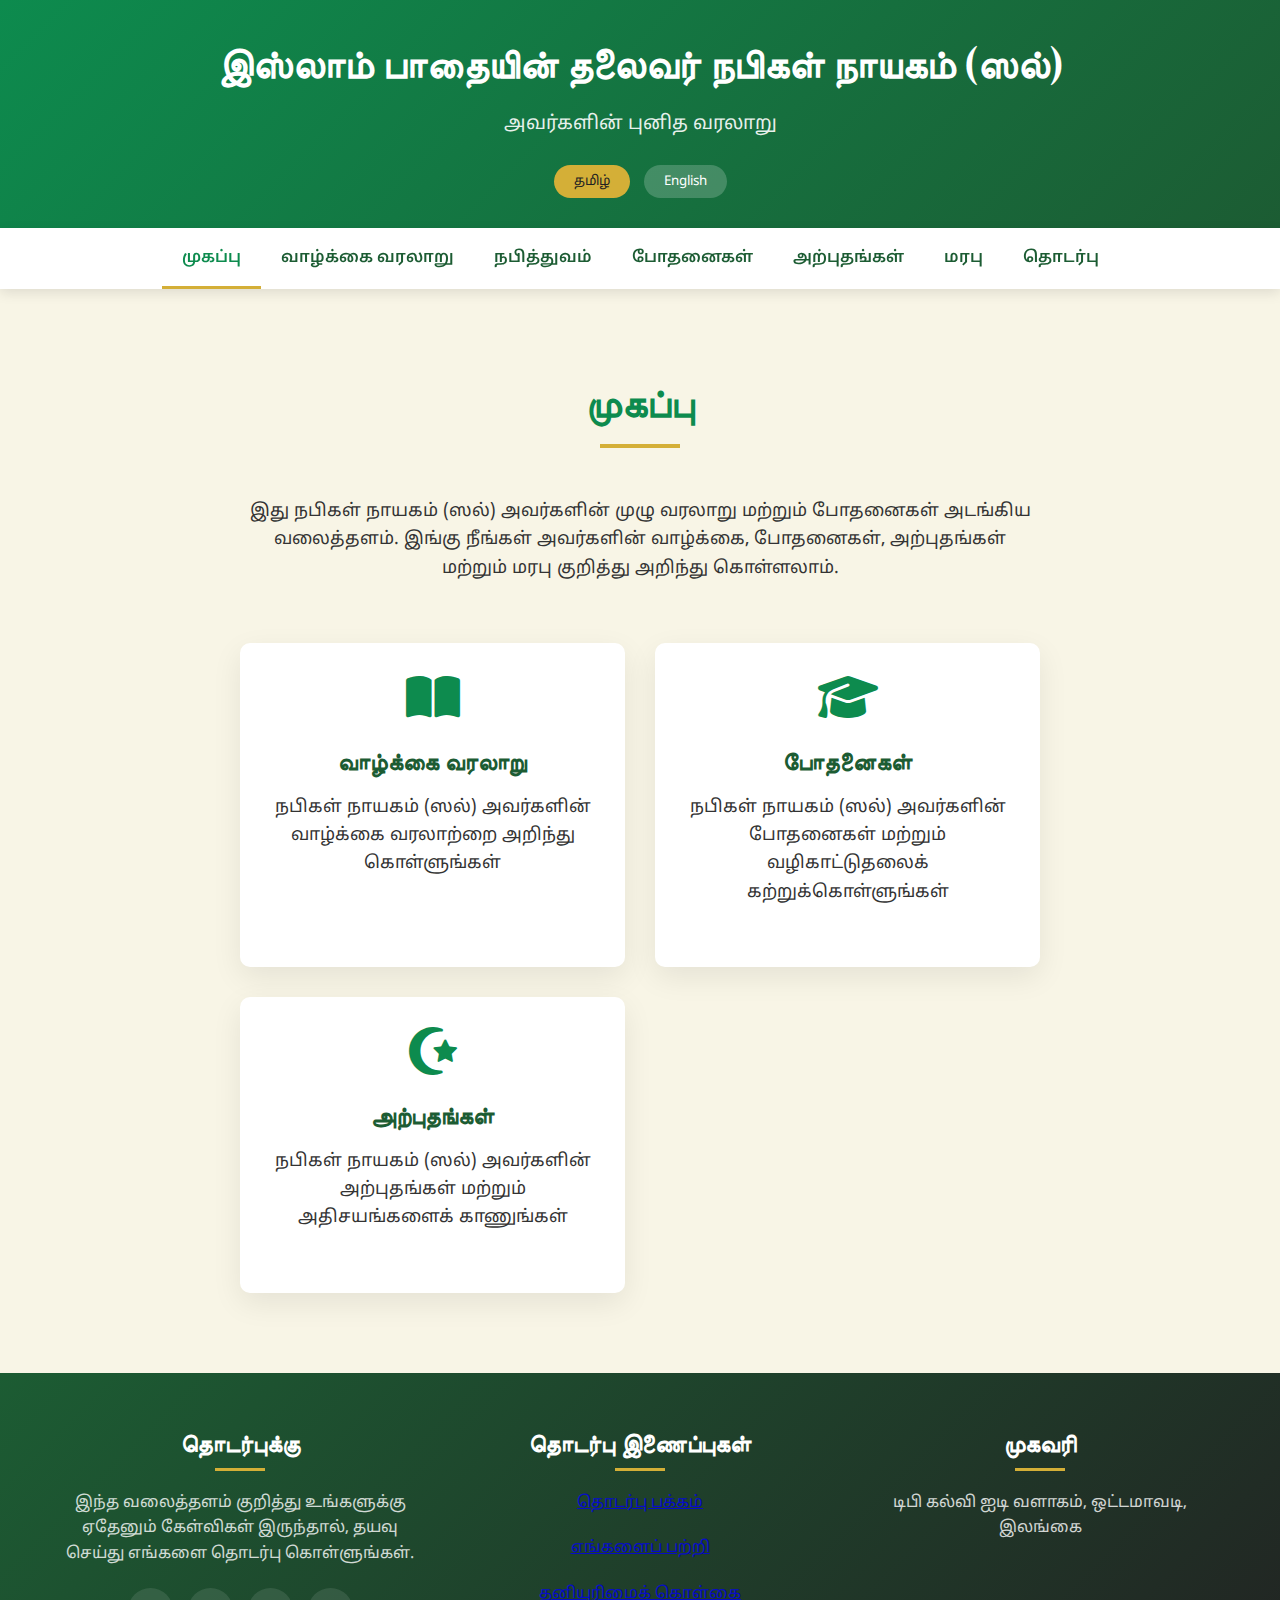
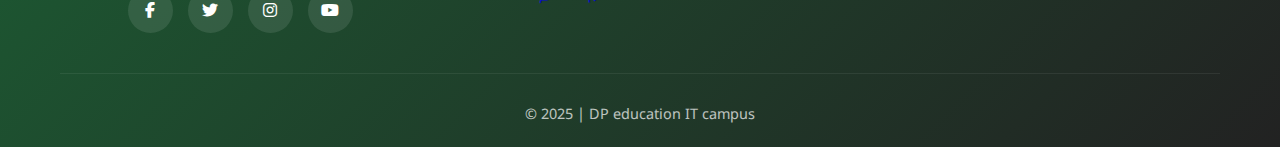
<file: index.html>
<!DOCTYPE html>
<html lang="ta">
<head>
  <meta charset="UTF-8">
  <meta name="viewport" content="width=device-width, initial-scale=1.0">
  <title>Home – Prophet Muhammad (ﷺ)</title>
  <link rel="stylesheet" href="https://cdnjs.cloudflare.com/ajax/libs/font-awesome/6.4.0/css/all.min.css">
  <link href="https://fonts.googleapis.com/css2?family=Noto+Sans+Tamil:wght@400;600;700&family=Playfair+Display:wght@400;600;700&display=swap" rel="stylesheet">
  <style>
    :root {
      --primary: #0d8b4e;
      --secondary: #1c5c33;
      --accent: #d4af37;
      --light: #f8f5e6;
      --dark: #222;
      --text: #333;
      --transition: all 0.3s ease;
    }
    
    * {
      margin: 0;
      padding: 0;
      box-sizing: border-box;
    }
    
    body {
      font-family: 'Noto Sans Tamil', sans-serif;
      background-color: var(--light);
      color: var(--text);
      line-height: 1.6;
    }
    
    h1, h2, h3, h4 {
      font-family: 'Playfair Display', serif;
      font-weight: 700;
      color: var(--secondary);
    }
    
    .container {
      max-width: 1200px;
      margin: 0 auto;
      padding: 0 20px;
    }
    
    /* Header Styles */
    header {
      background: linear-gradient(135deg, var(--primary) 0%, var(--secondary) 100%);
      color: white;
      padding: 30px 0;
      text-align: center;
      position: relative;
      overflow: hidden;
    }
    
    header::before {
      content: '';
      position: absolute;
      top: 0;
      left: 0;
      width: 100%;
      height: 100%;
      background: url('https://www.transparenttextures.com/patterns/arabesque.png');
      opacity: 0.1;
    }
    
    .header-content {
      position: relative;
      z-index: 2;
    }
    
    header h1 {
      font-size: 2.5rem;
      margin-bottom: 15px;
      color: white;
    }
    
    header p {
      font-size: 1.2rem;
      opacity: 0.9;
      margin-bottom: 25px;
    }
    
    .lang-toggle {
      background: rgba(255, 255, 255, 0.2);
      border: none;
      color: white;
      padding: 8px 20px;
      border-radius: 30px;
      margin: 0 5px;
      cursor: pointer;
      transition: var(--transition);
      font-family: inherit;
    }
    
    .lang-toggle:hover {
      background: var(--accent);
      color: var(--dark);
    }
    
    .lang-toggle.active {
      background: var(--accent);
      color: var(--dark);
    }
    
    /* Navigation */
    nav {
      background: white;
      box-shadow: 0 4px 12px rgba(0, 0, 0, 0.1);
      position: sticky;
      top: 0;
      z-index: 100;
    }
    
    .nav-container {
      display: flex;
      justify-content: center;
    }
    
    nav a {
      color: var(--secondary);
      text-decoration: none;
      padding: 18px 20px;
      display: inline-block;
      transition: var(--transition);
      position: relative;
      font-weight: 600;
    }
    
    nav a::after {
      content: '';
      position: absolute;
      bottom: 0;
      left: 0;
      width: 0;
      height: 3px;
      background-color: var(--accent);
      transition: var(--transition);
    }
    
    nav a:hover::after,
    nav a.active::after {
      width: 100%;
    }
    
    nav a:hover {
      color: var(--primary);
    }
    
    nav a.active {
      color: var(--primary);
    }
    
    /* Content Section */
    section {
      padding: 80px 0;
    }
    
    .section-title {
      text-align: center;
      margin-bottom: 50px;
    }
    
    .section-title h2 {
      font-size: 2.5rem;
      color: var(--primary);
      position: relative;
      display: inline-block;
      padding-bottom: 15px;
    }
    
    .section-title h2::after {
      content: '';
      position: absolute;
      bottom: 0;
      left: 50%;
      transform: translateX(-50%);
      width: 80px;
      height: 4px;
      background-color: var(--accent);
    }
    
    .welcome-content {
      text-align: center;
      max-width: 800px;
      margin: 0 auto;
    }
    
    .welcome-content p {
      font-size: 1.1rem;
      margin-bottom: 30px;
    }
    
    .features {
      display: grid;
      grid-template-columns: repeat(auto-fit, minmax(300px, 1fr));
      gap: 30px;
      margin-top: 60px;
    }
    
    .feature-card {
      background: white;
      border-radius: 10px;
      padding: 30px;
      box-shadow: 0 10px 30px rgba(0, 0, 0, 0.08);
      transition: var(--transition);
      text-align: center;
    }
    
    .feature-card:hover {
      transform: translateY(-10px);
      box-shadow: 0 15px 40px rgba(0, 0, 0, 0.12);
    }
    
    .feature-card i {
      font-size: 3rem;
      color: var(--primary);
      margin-bottom: 20px;
    }
    
    .feature-card h3 {
      font-size: 1.5rem;
      margin-bottom: 15px;
    }
    
    /* Footer */
    footer {
      background: linear-gradient(135deg, var(--secondary) 0%, var(--dark) 100%);
      color: white;
      padding: 50px 0 20px;
      text-align: center;
    }
    
    .footer-content {
      display: grid;
      grid-template-columns: repeat(auto-fit, minmax(250px, 1fr));
      gap: 40px;
      margin-bottom: 40px;
    }
    
    .footer-column h3 {
      font-size: 1.5rem;
      margin-bottom: 20px;
      color: white;
      position: relative;
      padding-bottom: 10px;
    }
    
    .footer-column h3::after {
      content: '';
      position: absolute;
      bottom: 0;
      left: 50%;
      transform: translateX(-50%);
      width: 50px;
      height: 3px;
      background-color: var(--accent);
    }
    
    .footer-column p {
      opacity: 0.8;
      margin-bottom: 20px;
    }
    
    .social-links {
      display: flex;
      justify-content: center;
      gap: 15px;
      margin-top: 20px;
    }
    
    .social-links a {
      display: inline-flex;
      align-items: center;
      justify-content: center;
      width: 45px;
      height: 45px;
      background: rgba(255, 255, 255, 0.1);
      border-radius: 50%;
      color: white;
      text-decoration: none;
      transition: var(--transition);
    }
    
    .social-links a:hover {
      background: var(--accent);
      transform: translateY(-5px);
    }
    
    .copyright {
      padding-top: 30px;
      border-top: 1px solid rgba(255, 255, 255, 0.1);
      opacity: 0.7;
      font-size: 0.9rem;
    }
    
    /* Responsive Design */
    @media (max-width: 768px) {
      header h1 {
        font-size: 2rem;
      }
      
      .nav-container {
        flex-wrap: wrap;
      }
      
      nav a {
        padding: 15px;
        font-size: 0.9rem;
      }
      
      .section-title h2 {
        font-size: 2rem;
      }
      
      .features {
        grid-template-columns: 1fr;
      }
    }
  </style>
</head>
<body>

  <!-- Header -->
  <header>
    <div class="container header-content">
      <h1 data-ta="இஸ்லாம் பாதையின் தலைவர் நபிகள் நாயகம் (ஸல்)" 
          data-en="The Leader of Islam – Prophet Muhammad (ﷺ)">இஸ்லாம் பாதையின் தலைவர் நபிகள் நாயகம் (ஸல்)</h1>
      <p data-ta="அவர்களின் புனித வரலாறு" data-en="His Blessed History">அவர்களின் புனித வரலாறு</p>
      <div class="language-switcher">
        <button class="lang-toggle active" onclick="switchLang('ta')">தமிழ்</button>
        <button class="lang-toggle" onclick="switchLang('en')">English</button>
      </div>
    </div>
  </header>

  <!-- Navigation -->
  <nav>
    <div class="container nav-container">
      <a href="index.html" class="active" data-ta="முகப்பு" data-en="Home">முகப்பு</a>
      <a href="early-life.html" data-ta="வாழ்க்கை வரலாறு" data-en="Early Life">வாழ்க்கை வரலாறு</a>
      <a href="prophethood.html" data-ta="நபித்துவம்" data-en="Prophethood">நபித்துவம்</a>
      <a href="teachings.html" data-ta="போதனைகள்" data-en="Teachings">போதனைகள்</a>
      <a href="miracles.html" data-ta="அற்புதங்கள்" data-en="Miracles">அற்புதங்கள்</a>
      <a href="legacy.html" data-ta="மரபு" data-en="Legacy">மரபு</a>
      <a href="contact.html" data-ta="தொடர்பு" data-en="Contact">தொடர்பு</a>
    </div>
  </nav>

  <!-- Content Section -->
  <section>
    <div class="container">
      <div class="section-title">
        <h2 data-ta="முகப்பு" data-en="Home">முகப்பு</h2>
      </div>
      
      <div class="welcome-content">
        <p data-ta="இது நபிகள் நாயகம் (ஸல்) அவர்களின் முழு வரலாறு மற்றும் போதனைகள் அடங்கிய வலைத்தளம். இங்கு நீங்கள் அவர்களின் வாழ்க்கை, போதனைகள், அற்புதங்கள் மற்றும் மரபு குறித்து அறிந்து கொள்ளலாம்."
           data-en="This website contains the complete history and teachings of Prophet Muhammad (ﷺ). Here you can learn about his life, teachings, miracles, and legacy.">
           இது நபிகள் நாயகம் (ஸல்) அவர்களின் முழு வரலாறு மற்றும் போதனைகள் அடங்கிய வலைத்தளம். இங்கு நீங்கள் அவர்களின் வாழ்க்கை, போதனைகள், அற்புதங்கள் மற்றும் மரபு குறித்து அறிந்து கொள்ளலாம்.
        </p>
        
        <div class="features">
          <div class="feature-card">
            <i class="fas fa-book-open"></i>
            <h3 data-ta="வாழ்க்கை வரலாறு" data-en="Biography">வாழ்க்கை வரலாறு</h3>
            <p data-ta="நபிகள் நாயகம் (ஸல்) அவர்களின் வாழ்க்கை வரலாற்றை அறிந்து கொள்ளுங்கள்"
               data-en="Learn about the life history of Prophet Muhammad (ﷺ)">
               நபிகள் நாயகம் (ஸல்) அவர்களின் வாழ்க்கை வரலாற்றை அறிந்து கொள்ளுங்கள்
            </p>
          </div>
          
          <div class="feature-card">
            <i class="fas fa-graduation-cap"></i>
            <h3 data-ta="போதனைகள்" data-en="Teachings">போதனைகள்</h3>
            <p data-ta="நபிகள் நாயகம் (ஸல்) அவர்களின் போதனைகள் மற்றும் வழிகாட்டுதலைக் கற்றுக்கொள்ளுங்கள்"
               data-en="Learn the teachings and guidance of Prophet Muhammad (ﷺ)">
               நபிகள் நாயகம் (ஸல்) அவர்களின் போதனைகள் மற்றும் வழிகாட்டுதலைக் கற்றுக்கொள்ளுங்கள்
            </p>
          </div>
          
          <div class="feature-card">
            <i class="fas fa-star-and-crescent"></i>
            <h3 data-ta="அற்புதங்கள்" data-en="Miracles">அற்புதங்கள்</h3>
            <p data-ta="நபிகள் நாயகம் (ஸல்) அவர்களின் அற்புதங்கள் மற்றும் அதிசயங்களைக் காணுங்கள்"
               data-en="Discover the miracles and wonders of Prophet Muhammad (ﷺ)">
               நபிகள் நாயகம் (ஸல்) அவர்களின் அற்புதங்கள் மற்றும் அதிசயங்களைக் காணுங்கள்
            </p>
          </div>
        </div>
      </div>
    </div>
  </section>

  <!-- Footer -->
  <footer>
    <div class="container">
      <div class="footer-content">
        <div class="footer-column">
          <h3 data-ta="தொடர்புக்கு" data-en="Contact Us">தொடர்புக்கு</h3>
          <p data-ta="இந்த வலைத்தளம் குறித்து உங்களுக்கு ஏதேனும் கேள்விகள் இருந்தால், தயவு செய்து எங்களை தொடர்பு கொள்ளுங்கள்."
             data-en="If you have any questions about this website, please feel free to contact us.">
             இந்த வலைத்தளம் குறித்து உங்களுக்கு ஏதேனும் கேள்விகள் இருந்தால், தயவு செய்து எங்களை தொடர்பு கொள்ளுங்கள்.
          </p>
          <div class="social-links">
            <a href="#"><i class="fab fa-facebook-f"></i></a>
            <a href="#"><i class="fab fa-twitter"></i></a>
            <a href="#"><i class="fab fa-instagram"></i></a>
            <a href="#"><i class="fab fa-youtube"></i></a>
          </div>
        </div>
        
        <div class="footer-column">
          <h3 data-ta="தொடர்பு இணைப்புகள்" data-en="Quick Links">தொடர்பு இணைப்புகள்</h3>
          <p><a href="contact.html" data-ta="தொடர்பு பக்கம்" data-en="Contact Page">தொடர்பு பக்கம்</a></p>
          <p><a href="about.html" data-ta="எங்களைப் பற்றி" data-en="About Us">எங்களைப் பற்றி</a></p>
          <p><a href="privacy.html" data-ta="தனியுரிமைக் கொள்கை" data-en="Privacy Policy">தனியுரிமைக் கொள்கை</a></p>
        </div>
        
        <div class="footer-column">
          <h3 data-ta="முகவரி" data-en="Address">முகவரி</h3>
          <p data-ta="டிபி கல்வி ஐடி வளாகம், ஒட்டமாவடி, இலங்கை"
             data-en="DP education IT campus ,Oddamavadi , Sri lanka">
             டிபி கல்வி ஐடி வளாகம், ஒட்டமாவடி, இலங்கை
          </p>
        </div>
      </div>
      
      <div class="copyright">
        <p>© 2025 | DP education IT campus</p>
      </div>
    </div>
  </footer>

  <script>
    // Language switching functionality
    function switchLang(lang) {
      document.querySelectorAll('[data-ta], [data-en]').forEach(element => {
        if (element.getAttribute('data-' + lang)) {
          element.textContent = element.getAttribute('data-' + lang);
        }
      });
      
      // Update active button state
      document.querySelectorAll('.lang-toggle').forEach(button => {
        button.classList.remove('active');
      });
      document.querySelector(`.lang-toggle[onclick="switchLang('${lang}')"]`).classList.add('active');
      
      // Update page title based on language
      if (lang === 'ta') {
        document.title = 'முகப்பு – நபிகள் நாயகம் (ﷺ)';
      } else {
        document.title = 'Home – Prophet Muhammad (ﷺ)';
      }
    }
    
    // Set Tamil as default language
    document.addEventListener('DOMContentLoaded', function() {
      switchLang('ta');
    });
  </script>
</body>
</html>
</file>
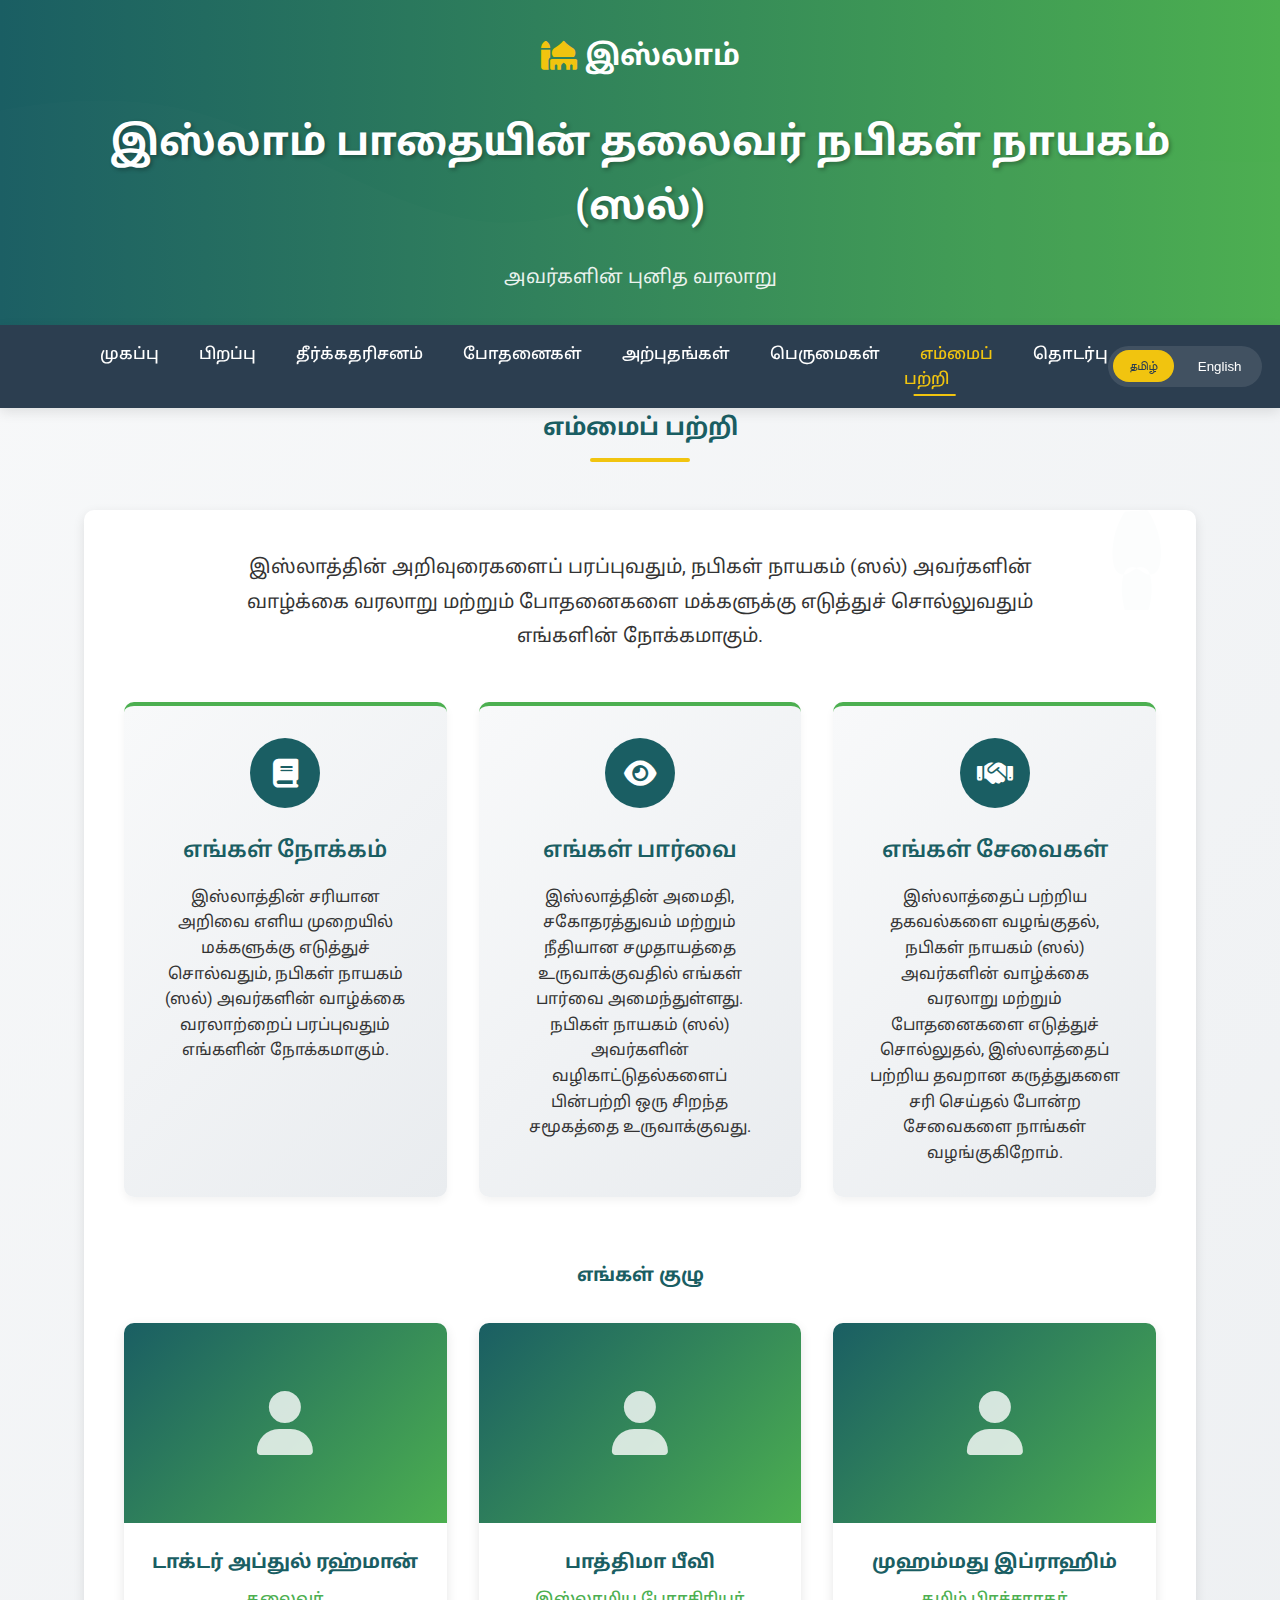
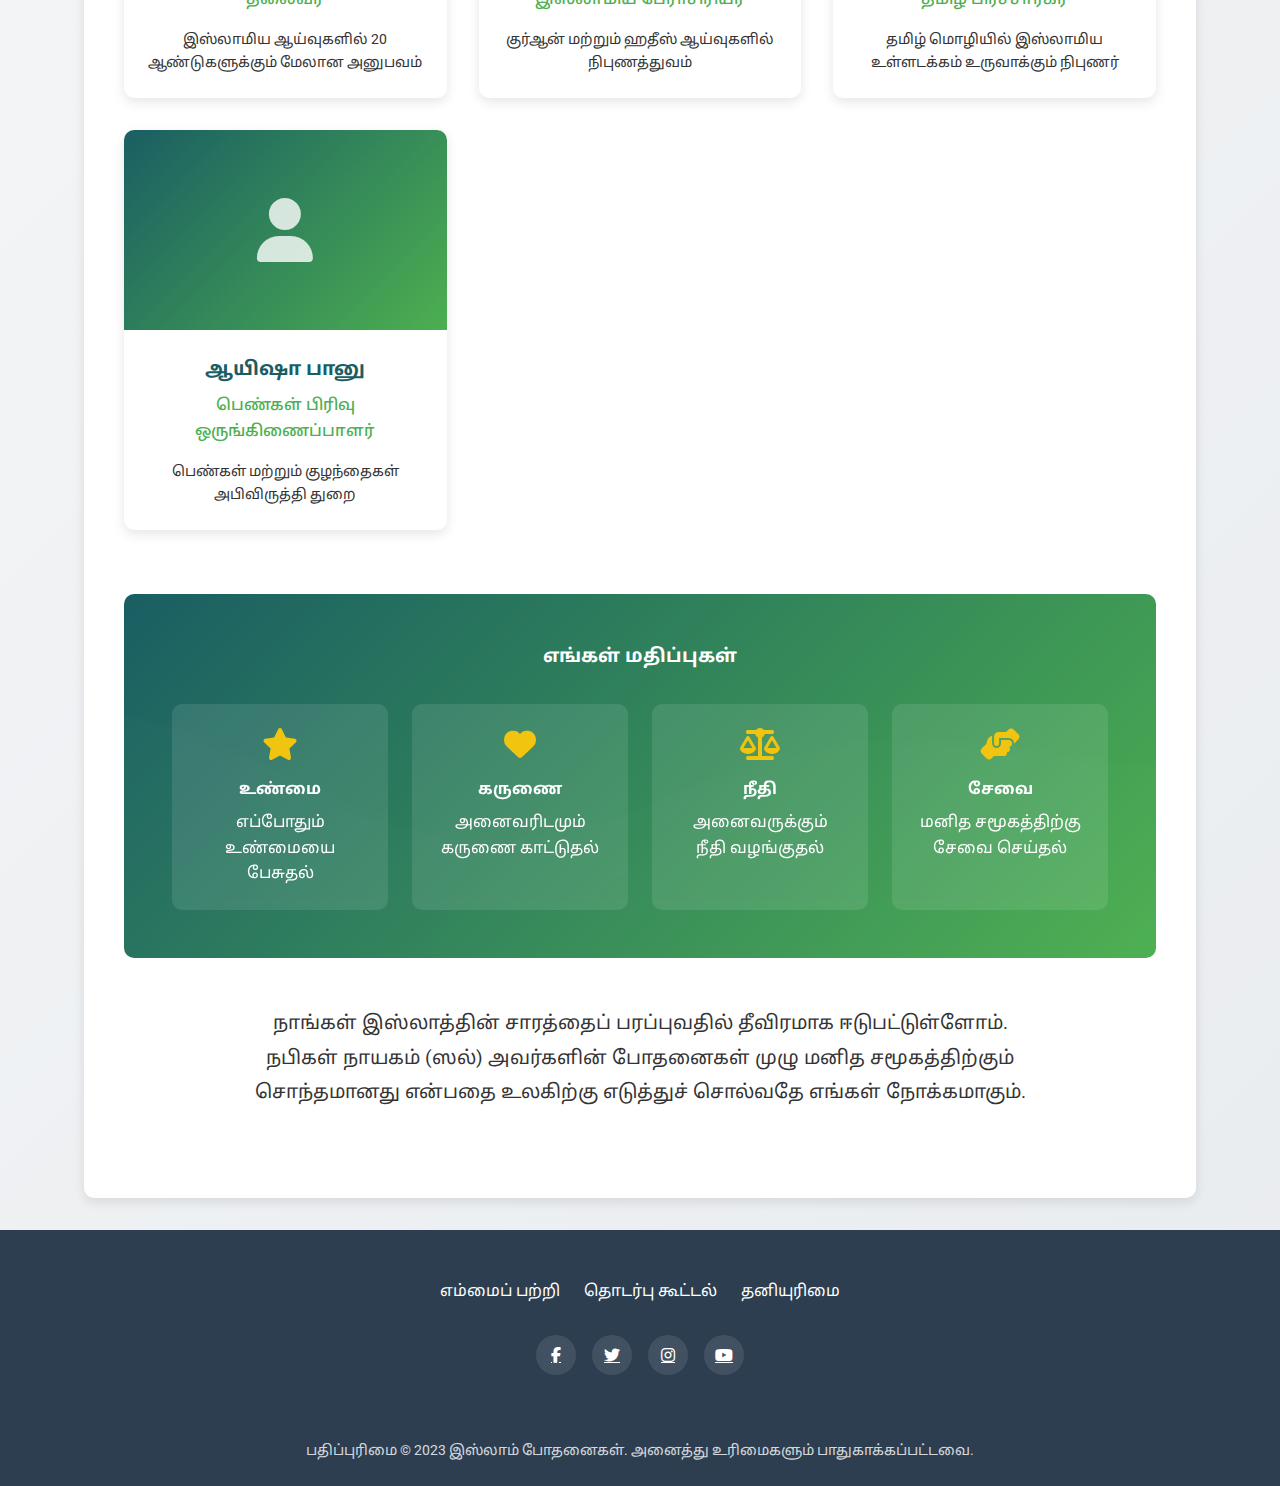
<file: about.html>
<!DOCTYPE html>
<html lang="ta">
<head>
    <meta charset="UTF-8">
    <meta name="viewport" content="width=device-width, initial-scale=1.0">
    <title>எம்மைப் பற்றி - About Us | இஸ்லாம்</title>
    <link rel="stylesheet" href="https://cdnjs.cloudflare.com/ajax/libs/font-awesome/6.4.0/css/all.min.css">
    <link href="https://fonts.googleapis.com/css2?family=Noto+Sans+Tamil:wght@400;600;700&family=Roboto:wght@300;400;500&display=swap" rel="stylesheet">
    <style>
        :root {
            --primary-color: #1a5e63;
            --secondary-color: #4caf50;
            --accent-color: #f1c40f;
            --light-color: #f8f9fa;
            --dark-color: #2c3e50;
            --text-color: #333;
            --text-light: #fff;
            --shadow: 0 4px 12px rgba(0, 0, 0, 0.1);
            --transition: all 0.3s ease;
            --border-radius: 10px;
        }
        
        * {
            margin: 0;
            padding: 0;
            box-sizing: border-box;
        }
        
        body {
            font-family: 'Roboto', 'Noto Sans Tamil', sans-serif;
            background: linear-gradient(135deg, #f8f9fa 0%, #e9ecef 100%);
            color: var(--text-color);
            line-height: 1.6;
            min-height: 100vh;
            display: flex;
            flex-direction: column;
        }
        
        .container {
            width: 90%;
            max-width: 1200px;
            margin: 0 auto;
            padding: 0 20px;
        }
        
        /* Header Styles */
        header {
            background: linear-gradient(to right, var(--primary-color), var(--secondary-color));
            color: var(--text-light);
            padding: 2rem 0;
            box-shadow: var(--shadow);
            position: relative;
            overflow: hidden;
        }
        
        header::before {
            content: '';
            position: absolute;
            top: 0;
            left: 0;
            right: 0;
            bottom: 0;
            background: url("data:image/svg+xml,%3Csvg xmlns='http://www.w3.org/2000/svg' viewBox='0 0 1440 320'%3E%3Cpath fill='%23ffffff' fill-opacity='0.1' d='M0,128L48,117.3C96,107,192,85,288,112C384,139,480,213,576,218.7C672,224,768,160,864,138.7C960,117,1056,139,1152,149.3C1248,160,1344,160,1392,160L1440,160L1440,320L1392,320C1344,320,1248,320,1152,320C1056,320,960,320,864,320C768,320,672,320,576,320C480,320,384,320,288,320C192,320,96,320,48,320L0,320Z'%3E%3C/path%3E%3C/svg%3E");
            background-size: cover;
            background-position: center;
            opacity: 0.1;
        }
        
        .header-content {
            position: relative;
            display: flex;
            flex-direction: column;
            align-items: center;
            gap: 1rem;
            text-align: center;
        }
        
        .logo {
            display: flex;
            align-items: center;
            gap: 0.5rem;
            font-size: 1.8rem;
            font-weight: 700;
            margin-bottom: 1rem;
        }
        
        .logo i {
            color: var(--accent-color);
        }
        
        .header-content h1 {
            font-size: 2.5rem;
            margin-bottom: 0.5rem;
            text-shadow: 2px 2px 4px rgba(0, 0, 0, 0.3);
            font-weight: 700;
        }
        
        .header-content p {
            font-size: 1.2rem;
            opacity: 0.9;
            max-width: 600px;
        }
        
        /* Navigation */
        nav {
            background-color: var(--dark-color);
            padding: 1rem 0;
            position: sticky;
            top: 0;
            z-index: 100;
            box-shadow: var(--shadow);
        }
        
        .nav-container {
            display: flex;
            justify-content: space-between;
            align-items: center;
        }
        
        .nav-links {
            display: flex;
            list-style: none;
            gap: 1.5rem;
        }
        
        .nav-links a {
            color: var(--text-light);
            text-decoration: none;
            font-weight: 500;
            padding: 0.5rem 1rem;
            border-radius: 4px;
            transition: var(--transition);
            position: relative;
        }
        
        .nav-links a:hover, .nav-links a.active {
            color: var(--accent-color);
        }
        
        .nav-links a::after {
            content: '';
            position: absolute;
            bottom: 0;
            left: 50%;
            transform: translateX(-50%);
            width: 0;
            height: 2px;
            background: var(--accent-color);
            transition: var(--transition);
        }
        
        .nav-links a:hover::after, .nav-links a.active::after {
            width: 70%;
        }
        
        /* Language Toggle */
        .lang-toggle {
            display: flex;
            gap: 0.5rem;
            background: rgba(255, 255, 255, 0.1);
            padding: 0.3rem;
            border-radius: 50px;
        }
        
        .lang-btn {
            background: transparent;
            border: none;
            color: var(--text-light);
            padding: 0.5rem 1rem;
            border-radius: 50px;
            cursor: pointer;
            transition: var(--transition);
            font-weight: 500;
        }
        
        .lang-btn:hover, .lang-btn.active {
            background: var(--accent-color);
            color: var(--dark-color);
        }
        
        /* Main Content */
        main {
            flex: 1;
            padding: 3rem 0;
        }
        
        .page-title {
            text-align: center;
            margin-bottom: 3rem;
            color: var(--primary-color);
            position: relative;
            padding-bottom: 1rem;
        }
        
        .page-title::after {
            content: '';
            position: absolute;
            bottom: 0;
            left: 50%;
            transform: translateX(-50%);
            width: 100px;
            height: 4px;
            background: var(--accent-color);
            border-radius: 2px;
        }
        
        /* About Section */
        .about-container {
            background-color: white;
            border-radius: var(--border-radius);
            box-shadow: var(--shadow);
            padding: 2.5rem;
            margin-bottom: 2rem;
            position: relative;
            overflow: hidden;
        }
        
        .about-container::before {
            content: '';
            position: absolute;
            top: 0;
            right: 0;
            width: 100px;
            height: 100px;
            background: url("data:image/svg+xml,%3Csvg xmlns='http://www.w3.org/2000/svg' viewBox='0 0 512 512'%3E%3Cpath fill='%231a5e6320' d='M256 0c5.3 0 10.3 2.7 13.3 7.1c15.8 23.5 36.7 63.7 49.2 109c7.2 26.4 11.8 53.3 13.6 78.1c1.8 24.7 1 46.5-1.3 64.5c-2.2 18.1-5.9 32.2-10.8 42.7c-4.8 10.5-10.8 17.5-17.9 22.1c-7.1 4.6-15.2 7-24.3 7c-17.6 0-31.7-8.4-45.6-17.8c-13.9-9.4-27.9-19.1-45.6-19.1c-9.1 0-17.2 2.4-24.3 7c-7.1 4.6-13.1 11.6-17.9 22.1c-4.8 10.5-8.5 24.6-10.8 42.7c-2.3 18-3.1 39.8-1.3 64.5c1.8 24.8 6.4 51.7 13.6 78.1c12.5 45.3 33.4 85.5 49.2 109c3 4.5 8 7.1 13.3 7.1s10.3-2.7 13.3-7.1c15.8-23.5 36.7-63.7 49.2-109c7.2-26.4 11.8-53.3 13.6-78.1c1.8-24.7 1-46.5-1.3-64.5c-2.2-18.1-5.9-32.2-10.8-42.7c-4.8-10.5-10.8-17.5-17.9-22.1c-7.1-4.6-15.2-7-24.3-7c-17.6 0-31.7 8.4-45.6 17.8c-13.9 9.4-27.9 19.1-45.6 19.1c-9.1 0-17.2-2.4-24.3-7c-7.1-4.6-13.1-11.6-17.9-22.1c-4.8-10.5-8.5-24.6-10.8-42.7c-2.3-18-3.1-39.8-1.3-64.5c1.8-24.8 6.4-51.7 13.6-78.1c12.5-45.3 33.4-85.5 49.2-109C245.7 2.7 250.7 0 256 0z'/%3E%3C/svg%3E");
            background-size: contain;
            background-repeat: no-repeat;
            opacity: 0.1;
        }
        
        .about-intro {
            font-size: 1.2rem;
            text-align: center;
            margin-bottom: 3rem;
            line-height: 1.8;
            max-width: 800px;
            margin-left: auto;
            margin-right: auto;
        }
        
        .mission-grid {
            display: grid;
            grid-template-columns: repeat(auto-fit, minmax(300px, 1fr));
            gap: 2rem;
            margin: 3rem 0;
        }
        
        .mission-card {
            background: linear-gradient(135deg, #f8f9fa 0%, #e9ecef 100%);
            border-radius: var(--border-radius);
            padding: 2rem;
            transition: var(--transition);
            border-top: 4px solid var(--secondary-color);
            box-shadow: 0 4px 8px rgba(0, 0, 0, 0.05);
            text-align: center;
        }
        
        .mission-card:hover {
            transform: translateY(-5px);
            box-shadow: var(--shadow);
        }
        
        .mission-icon {
            width: 70px;
            height: 70px;
            background: var(--primary-color);
            color: var(--text-light);
            border-radius: 50%;
            display: flex;
            align-items: center;
            justify-content: center;
            font-size: 1.8rem;
            margin: 0 auto 1.5rem;
        }
        
        .mission-title {
            font-size: 1.4rem;
            color: var(--primary-color);
            margin-bottom: 1rem;
            font-weight: 600;
        }
        
        .mission-description {
            color: var(--text-color);
            line-height: 1.6;
        }
        
        /* Team Section */
        .team-section {
            margin: 4rem 0;
        }
        
        .team-title {
            text-align: center;
            margin-bottom: 2rem;
            color: var(--primary-color);
        }
        
        .team-grid {
            display: grid;
            grid-template-columns: repeat(auto-fit, minmax(250px, 1fr));
            gap: 2rem;
        }
        
        .team-member {
            background: white;
            border-radius: var(--border-radius);
            overflow: hidden;
            box-shadow: var(--shadow);
            transition: var(--transition);
        }
        
        .team-member:hover {
            transform: translateY(-5px);
        }
        
        .member-img {
            height: 200px;
            background: linear-gradient(135deg, var(--primary-color) 0%, var(--secondary-color) 100%);
            display: flex;
            align-items: center;
            justify-content: center;
        }
        
        .member-img i {
            font-size: 4rem;
            color: white;
            opacity: 0.8;
        }
        
        .member-info {
            padding: 1.5rem;
            text-align: center;
        }
        
        .member-name {
            font-size: 1.2rem;
            color: var(--primary-color);
            margin-bottom: 0.5rem;
        }
        
        .member-role {
            color: var(--secondary-color);
            font-weight: 500;
            margin-bottom: 1rem;
        }
        
        .member-desc {
            color: var(--text-color);
            font-size: 0.9rem;
        }
        
        /* Values Section */
        .values-section {
            background: linear-gradient(135deg, var(--primary-color) 0%, var(--secondary-color) 100%);
            color: var(--text-light);
            border-radius: var(--border-radius);
            padding: 3rem;
            margin: 3rem 0;
            text-align: center;
            position: relative;
            overflow: hidden;
        }
        
        .values-section::before {
            content: '';
            position: absolute;
            top: 0;
            left: 0;
            right: 0;
            bottom: 0;
            background: url("data:image/svg+xml,%3Csvg xmlns='http://www.w3.org/2000/svg' viewBox='0 0 1440 320'%3E%3Cpath fill='%23ffffff' fill-opacity='0.1' d='M0,128L48,117.3C96,107,192,85,288,112C384,139,480,213,576,218.7C672,224,768,160,864,138.7C960,117,1056,139,1152,149.3C1248,160,1344,160,1392,160L1440,160L1440,320L1392,320C1344,320,1248,320,1152,320C1056,320,960,320,864,320C768,320,672,320,576,320C480,320,384,320,288,320C192,320,96,320,48,320L0,320Z'%3E%3C/path%3E%3C/svg%3E");
            background-size: cover;
            background-position: center;
            opacity: 0.1;
        }
        
        .values-title {
            position: relative;
            z-index: 1;
            margin-bottom: 2rem;
        }
        
        .values-grid {
            display: grid;
            grid-template-columns: repeat(auto-fit, minmax(200px, 1fr));
            gap: 1.5rem;
            position: relative;
            z-index: 1;
        }
        
        .value-item {
            background: rgba(255, 255, 255, 0.1);
            padding: 1.5rem;
            border-radius: var(--border-radius);
            backdrop-filter: blur(5px);
        }
        
        .value-item i {
            font-size: 2rem;
            margin-bottom: 1rem;
            color: var(--accent-color);
        }
        
        .value-item h4 {
            margin-bottom: 0.5rem;
        }
        
        /* Footer */
        footer {
            background-color: var(--dark-color);
            color: var(--text-light);
            padding: 3rem 0 1.5rem;
            text-align: center;
            margin-top: auto;
        }
        
        .footer-content {
            display: flex;
            flex-direction: column;
            gap: 2rem;
        }
        
        .footer-nav {
            display: flex;
            justify-content: center;
            gap: 1.5rem;
            flex-wrap: wrap;
        }
        
        .footer-nav a {
            color: var(--text-light);
            text-decoration: none;
            transition: var(--transition);
        }
        
        .footer-nav a:hover {
            color: var(--accent-color);
        }
        
        .social-links {
            display: flex;
            justify-content: center;
            gap: 1rem;
        }
        
        .social-links a {
            display: flex;
            align-items: center;
            justify-content: center;
            width: 40px;
            height: 40px;
            background: rgba(255, 255, 255, 0.1);
            color: var(--text-light);
            border-radius: 50%;
            transition: var(--transition);
        }
        
        .social-links a:hover {
            background: var(--accent-color);
            color: var(--dark-color);
            transform: translateY(-3px);
        }
        
        .copyright {
            opacity: 0.8;
            font-size: 0.9rem;
            margin-top: 2rem;
        }
        
        /* Responsive Design */
        @media (max-width: 768px) {
            .nav-container {
                flex-direction: column;
                gap: 1rem;
            }
            
            .nav-links {
                flex-wrap: wrap;
                justify-content: center;
            }
            
            .header-content h1 {
                font-size: 2rem;
            }
            
            .mission-grid, .team-grid, .values-grid {
                grid-template-columns: 1fr;
            }
            
            .about-container {
                padding: 1.5rem;
            }
            
            .values-section {
                padding: 2rem 1.5rem;
            }
        }
    </style>
</head>
<body>
    <!-- Header Section -->
    <header>
        <div class="container header-content">
            <div class="logo">
                <i class="fas fa-mosque"></i>
                <span data-ta="இஸ்லாம்" data-en="Islam">இஸ்லாம்</span>
            </div>
            <h1 data-ta="இஸ்லாம் பாதையின் தலைவர் நபிகள் நாயகம் (ஸல்)" 
                data-en="The Leader of Islam – Prophet Muhammad (ﷺ)">இஸ்லாம் பாதையின் தலைவர் நபிகள் நாயகம் (ஸல்)</h1>
            <p data-ta="அவர்களின் புனித வரலாறு" data-en="His Blessed History">அவர்களின் புனித வரலாறு</p>
        </div>
    </header>

    <!-- Navigation -->
    <nav>
        <div class="container nav-container">
            <ul class="nav-links">
                <li><a href="index.html" data-ta="முகப்பு" data-en="Home">முகப்பு</a></li>
                <li><a href="early-life.html" data-ta="பிறப்பு" data-en="Early Life">பிறப்பு</a></li>
                <li><a href="prophethood.html" data-ta="தீர்க்கதரிசனம்" data-en="Prophethood">தீர்க்கதரிசனம்</a></li>
                <li><a href="teachings.html" data-ta="போதனைகள்" data-en="Teachings">போதனைகள்</a></li>
                <li><a href="miracles.html" data-ta="அற்புதங்கள்" data-en="Miracles">அற்புதங்கள்</a></li>
                <li><a href="legacy.html" data-ta="பெருமைகள்" data-en="Legacy">பெருமைகள்</a></li>
                <li><a href="about.html" class="active" data-ta="எம்மைப் பற்றி" data-en="About Us">எம்மைப் பற்றி</a></li>
                <li><a href="contact.html" data-ta="தொடர்பு" data-en="Contact">தொடர்பு</a></li>
            </ul>
            
            <div class="lang-toggle">
                <button class="lang-btn active" onclick="switchLang('ta')">தமிழ்</button>
                <button class="lang-btn" onclick="switchLang('en')">English</button>
            </div>
        </div>
    </nav>

    <!-- Main Content -->
    <main class="container">
        <h2 class="page-title" data-ta="எம்மைப் பற்றி" data-en="About Us">எம்மைப் பற்றி</h2>
        
        <section class="about-container">
            <p class="about-intro" data-ta="இஸ்லாத்தின் அறிவுரைகளைப் பரப்புவதும், நபிகள் நாயகம் (ஸல்) அவர்களின் வாழ்க்கை வரலாறு மற்றும் போதனைகளை மக்களுக்கு எடுத்துச் சொல்லுவதும் எங்களின் நோக்கமாகும்."
               data-en="Our mission is to spread the teachings of Islam and convey the life history and teachings of Prophet Muhammad (ﷺ) to people.">
               இஸ்லாத்தின் அறிவுரைகளைப் பரப்புவதும், நபிகள் நாயகம் (ஸல்) அவர்களின் வாழ்க்கை வரலாறு மற்றும் போதனைகளை மக்களுக்கு எடுத்துச் சொல்லுவதும் எங்களின் நோக்கமாகும்.
            </p>
            
            <div class="mission-grid">
                <div class="mission-card">
                    <div class="mission-icon">
                        <i class="fas fa-book"></i>
                    </div>
                    <h3 class="mission-title" data-ta="எங்கள் நோக்கம்" data-en="Our Mission">எங்கள் நோக்கம்</h3>
                    <p class="mission-description" data-ta="இஸ்லாத்தின் சரியான அறிவை எளிய முறையில் மக்களுக்கு எடுத்துச் சொல்வதும், நபிகள் நாயகம் (ஸல்) அவர்களின் வாழ்க்கை வரலாற்றைப் பரப்புவதும் எங்களின் நோக்கமாகும்."
                       data-en="Our mission is to convey the correct knowledge of Islam in a simple way to people and spread the life history of Prophet Muhammad (ﷺ).">
                       இஸ்லாத்தின் சரியான அறிவை எளிய முறையில் மக்களுக்கு எடுத்துச் சொல்வதும், நபிகள் நாயகம் (ஸல்) அவர்களின் வாழ்க்கை வரலாற்றைப் பரப்புவதும் எங்களின் நோக்கமாகும்.
                    </p>
                </div>
                
                <div class="mission-card">
                    <div class="mission-icon">
                        <i class="fas fa-eye"></i>
                    </div>
                    <h3 class="mission-title" data-ta="எங்கள் பார்வை" data-en="Our Vision">எங்கள் பார்வை</h3>
                    <p class="mission-description" data-ta="இஸ்லாத்தின் அமைதி, சகோதரத்துவம் மற்றும் நீதியான சமுதாயத்தை உருவாக்குவதில் எங்கள் பார்வை அமைந்துள்ளது. நபிகள் நாயகம் (ஸல்) அவர்களின் வழிகாட்டுதல்களைப் பின்பற்றி ஒரு சிறந்த சமூகத்தை உருவாக்குவது."
                       data-en="Our vision is to create a peaceful, fraternal and just society of Islam. To build a better society by following the guidance of Prophet Muhammad (ﷺ).">
                       இஸ்லாத்தின் அமைதி, சகோதரத்துவம் மற்றும் நீதியான சமுதாயத்தை உருவாக்குவதில் எங்கள் பார்வை அமைந்துள்ளது. நபிகள் நாயகம் (ஸல்) அவர்களின் வழிகாட்டுதல்களைப் பின்பற்றி ஒரு சிறந்த சமூகத்தை உருவாக்குவது.
                    </p>
                </div>
                
                <div class="mission-card">
                    <div class="mission-icon">
                        <i class="fas fa-handshake"></i>
                    </div>
                    <h3 class="mission-title" data-ta="எங்கள் சேவைகள்" data-en="Our Services">எங்கள் சேவைகள்</h3>
                    <p class="mission-description" data-ta="இஸ்லாத்தைப் பற்றிய தகவல்களை வழங்குதல், நபிகள் நாயகம் (ஸல்) அவர்களின் வாழ்க்கை வரலாறு மற்றும் போதனைகளை எடுத்துச் சொல்லுதல், இஸ்லாத்தைப் பற்றிய தவறான கருத்துகளை சரி செய்தல் போன்ற சேவைகளை நாங்கள் வழங்குகிறோம்."
                       data-en="We provide services such as providing information about Islam, explaining the life history and teachings of Prophet Muhammad (ﷺ), and correcting misconceptions about Islam.">
                       இஸ்லாத்தைப் பற்றிய தகவல்களை வழங்குதல், நபிகள் நாயகம் (ஸல்) அவர்களின் வாழ்க்கை வரலாறு மற்றும் போதனைகளை எடுத்துச் சொல்லுதல், இஸ்லாத்தைப் பற்றிய தவறான கருத்துகளை சரி செய்தல் போன்ற சேவைகளை நாங்கள் வழங்குகிறோம்.
                    </p>
                </div>
            </div>
            
            <div class="team-section">
                <h3 class="team-title" data-ta="எங்கள் குழு" data-en="Our Team">எங்கள் குழு</h3>
                <div class="team-grid">
                    <div class="team-member">
                        <div class="member-img">
                            <i class="fas fa-user"></i>
                        </div>
                        <div class="member-info">
                            <h4 class="member-name" data-ta="டாக்டர் அப்துல் ரஹ்மான்" data-en="Dr. Abdul Rahman">டாக்டர் அப்துல் ரஹ்மான்</h4>
                            <p class="member-role" data-ta="தலைவர்" data-en="Chairman">தலைவர்</p>
                            <p class="member-desc" data-ta="இஸ்லாமிய ஆய்வுகளில் 20 ஆண்டுகளுக்கும் மேலான அனுபவம்" data-en="Over 20 years of experience in Islamic studies">இஸ்லாமிய ஆய்வுகளில் 20 ஆண்டுகளுக்கும் மேலான அனுபவம்</p>
                        </div>
                    </div>
                    
                    <div class="team-member">
                        <div class="member-img">
                            <i class="fas fa-user"></i>
                        </div>
                        <div class="member-info">
                            <h4 class="member-name" data-ta="பாத்திமா பீவி" data-en="Fatima Beevi">பாத்திமா பீவி</h4>
                            <p class="member-role" data-ta="இஸ்லாமிய பேராசிரியர்" data-en="Islamic Scholar">இஸ்லாமிய பேராசிரியர்</p>
                            <p class="member-desc" data-ta="குர்ஆன் மற்றும் ஹதீஸ் ஆய்வுகளில் நிபுணத்துவம்" data-en="Expert in Quran and Hadith studies">குர்ஆன் மற்றும் ஹதீஸ் ஆய்வுகளில் நிபுணத்துவம்</p>
                        </div>
                    </div>
                    
                    <div class="team-member">
                        <div class="member-img">
                            <i class="fas fa-user"></i>
                        </div>
                        <div class="member-info">
                            <h4 class="member-name" data-ta="முஹம்மது இப்ராஹிம்" data-en="Muhammad Ibrahim">முஹம்மது இப்ராஹிம்</h4>
                            <p class="member-role" data-ta="தமிழ் பிரச்சாரகர்" data-en="Tamil Preacher">தமிழ் பிரச்சாரகர்</p>
                            <p class="member-desc" data-ta="தமிழ் மொழியில் இஸ்லாமிய உள்ளடக்கம் உருவாக்கும் நிபுணர்" data-en="Expert in creating Islamic content in Tamil language">தமிழ் மொழியில் இஸ்லாமிய உள்ளடக்கம் உருவாக்கும் நிபுணர்</p>
                        </div>
                    </div>
                    
                    <div class="team-member">
                        <div class="member-img">
                            <i class="fas fa-user"></i>
                        </div>
                        <div class="member-info">
                            <h4 class="member-name" data-ta="ஆயிஷா பானு" data-en="Ayesha Banu">ஆயிஷா பானு</h4>
                            <p class="member-role" data-ta="பெண்கள் பிரிவு ஒருங்கிணைப்பாளர்" data-en="Women's Section Coordinator">பெண்கள் பிரிவு ஒருங்கிணைப்பாளர்</p>
                            <p class="member-desc" data-ta="பெண்கள் மற்றும் குழந்தைகள் அபிவிருத்தி துறை" data-en="Women and Children Development Department">பெண்கள் மற்றும் குழந்தைகள் அபிவிருத்தி துறை</p>
                        </div>
                    </div>
                </div>
            </div>
            
            <div class="values-section">
                <h3 class="values-title" data-ta="எங்கள் மதிப்புகள்" data-en="Our Values">எங்கள் மதிப்புகள்</h3>
                <div class="values-grid">
                    <div class="value-item">
                        <i class="fas fa-star"></i>
                        <h4 data-ta="உண்மை" data-en="Truth">உண்மை</h4>
                        <p data-ta="எப்போதும் உண்மையை பேசுதல்" data-en="Always speaking the truth">எப்போதும் உண்மையை பேசுதல்</p>
                    </div>
                    
                    <div class="value-item">
                        <i class="fas fa-heart"></i>
                        <h4 data-ta="கருணை" data-en="Compassion">கருணை</h4>
                        <p data-ta="அனைவரிடமும் கருணை காட்டுதல்" data-en="Showing compassion to everyone">அனைவரிடமும் கருணை காட்டுதல்</p>
                    </div>
                    
                    <div class="value-item">
                        <i class="fas fa-balance-scale"></i>
                        <h4 data-ta="நீதி" data-en="Justice">நீதி</h4>
                        <p data-ta="அனைவருக்கும் நீதி வழங்குதல்" data-en="Providing justice to all">அனைவருக்கும் நீதி வழங்குதல்</p>
                    </div>
                    
                    <div class="value-item">
                        <i class="fas fa-hands-helping"></i>
                        <h4 data-ta="சேவை" data-en="Service">சேவை</h4>
                        <p data-ta="மனித சமூகத்திற்கு சேவை செய்தல்" data-en="Serving the human community">மனித சமூகத்திற்கு சேவை செய்தல்</p>
                    </div>
                </div>
            </div>
            
            <div class="about-intro">
                <p data-ta="நாங்கள் இஸ்லாத்தின் சாரத்தைப் பரப்புவதில் தீவிரமாக ஈடுபட்டுள்ளோம். நபிகள் நாயகம் (ஸல்) அவர்களின் போதனைகள் முழு மனித சமூகத்திற்கும் சொந்தமானது என்பதை உலகிற்கு எடுத்துச் சொல்வதே எங்கள் நோக்கமாகும்."
                       data-en="We are deeply committed to spreading the essence of Islam. Our goal is to convey to the world that the teachings of Prophet Muhammad (ﷺ) belong to the entire human community.">
                       நாங்கள் இஸ்லாத்தின் சாரத்தைப் பரப்புவதில் தீவிரமாக ஈடுபட்டுள்ளோம். நபிகள் நாயகம் (ஸல்) அவர்களின் போதனைகள் முழு மனித சமூகத்திற்கும் சொந்தமானது என்பதை உலகிற்கு எடுத்துச் சொல்வதே எங்கள் நோக்கமாகும்.
                </p>
            </div>
        </section>
    </main>

    <!-- Footer -->
    <footer>
        <div class="container footer-content">
            <div class="footer-nav">
                <a href="about.html" class="active" data-ta="எம்மைப் பற்றி" data-en="About Us">எம்மைப் பற்றி</a>
                <a href="contact.html" data-ta="தொடர்பு கூட்டல்" data-en="Contact">தொடர்பு கூட்டல்</a>
                <a href="privacy.html" data-ta="தனியுரிமை" data-en="Privacy">தனியுரிமை</a>
            </div>
            
            <div class="social-links">
                <a href="#"><i class="fab fa-facebook-f"></i></a>
                <a href="#"><i class="fab fa-twitter"></i></a>
                <a href="#"><i class="fab fa-instagram"></i></a>
                <a href="#"><i class="fab fa-youtube"></i></a>
            </div>
            
            <p class="copyright" data-ta="பதிப்புரிமை © 2023 இஸ்லாம் போதனைகள். அனைத்து உரிமைகளும் பாதுகாக்கப்பட்டவை." 
               data-en="Copyright © 2023 Islamic Teachings. All rights reserved.">
                பதிப்புரிமை © 2023 இஸ்லாம் போதனைகள். அனைத்து உரிமைகளும் பாதுகாக்கப்பட்டவை.
            </p>
        </div>
    </footer>

    <script>
        // Language switching functionality
        function switchLang(lang) {
            document.querySelectorAll('[data-ta]').forEach(element => {
                if (lang === 'ta') {
                    element.textContent = element.getAttribute('data-ta');
                } else if (lang === 'en') {
                    element.textContent = element.getAttribute('data-en');
                }
            });
            
            // Update active button state
            document.querySelectorAll('.lang-btn').forEach(btn => {
                btn.classList.remove('active');
            });
            document.querySelector(`.lang-btn[onclick="switchLang('${lang}')"]`).classList.add('active');
            
            // Update HTML lang attribute
            document.documentElement.setAttribute('lang', lang);
        }
        
        // Initialize page with Tamil language
        document.addEventListener('DOMContentLoaded', function() {
            switchLang('ta');
        });
    </script>
</body>
</html>
</file>
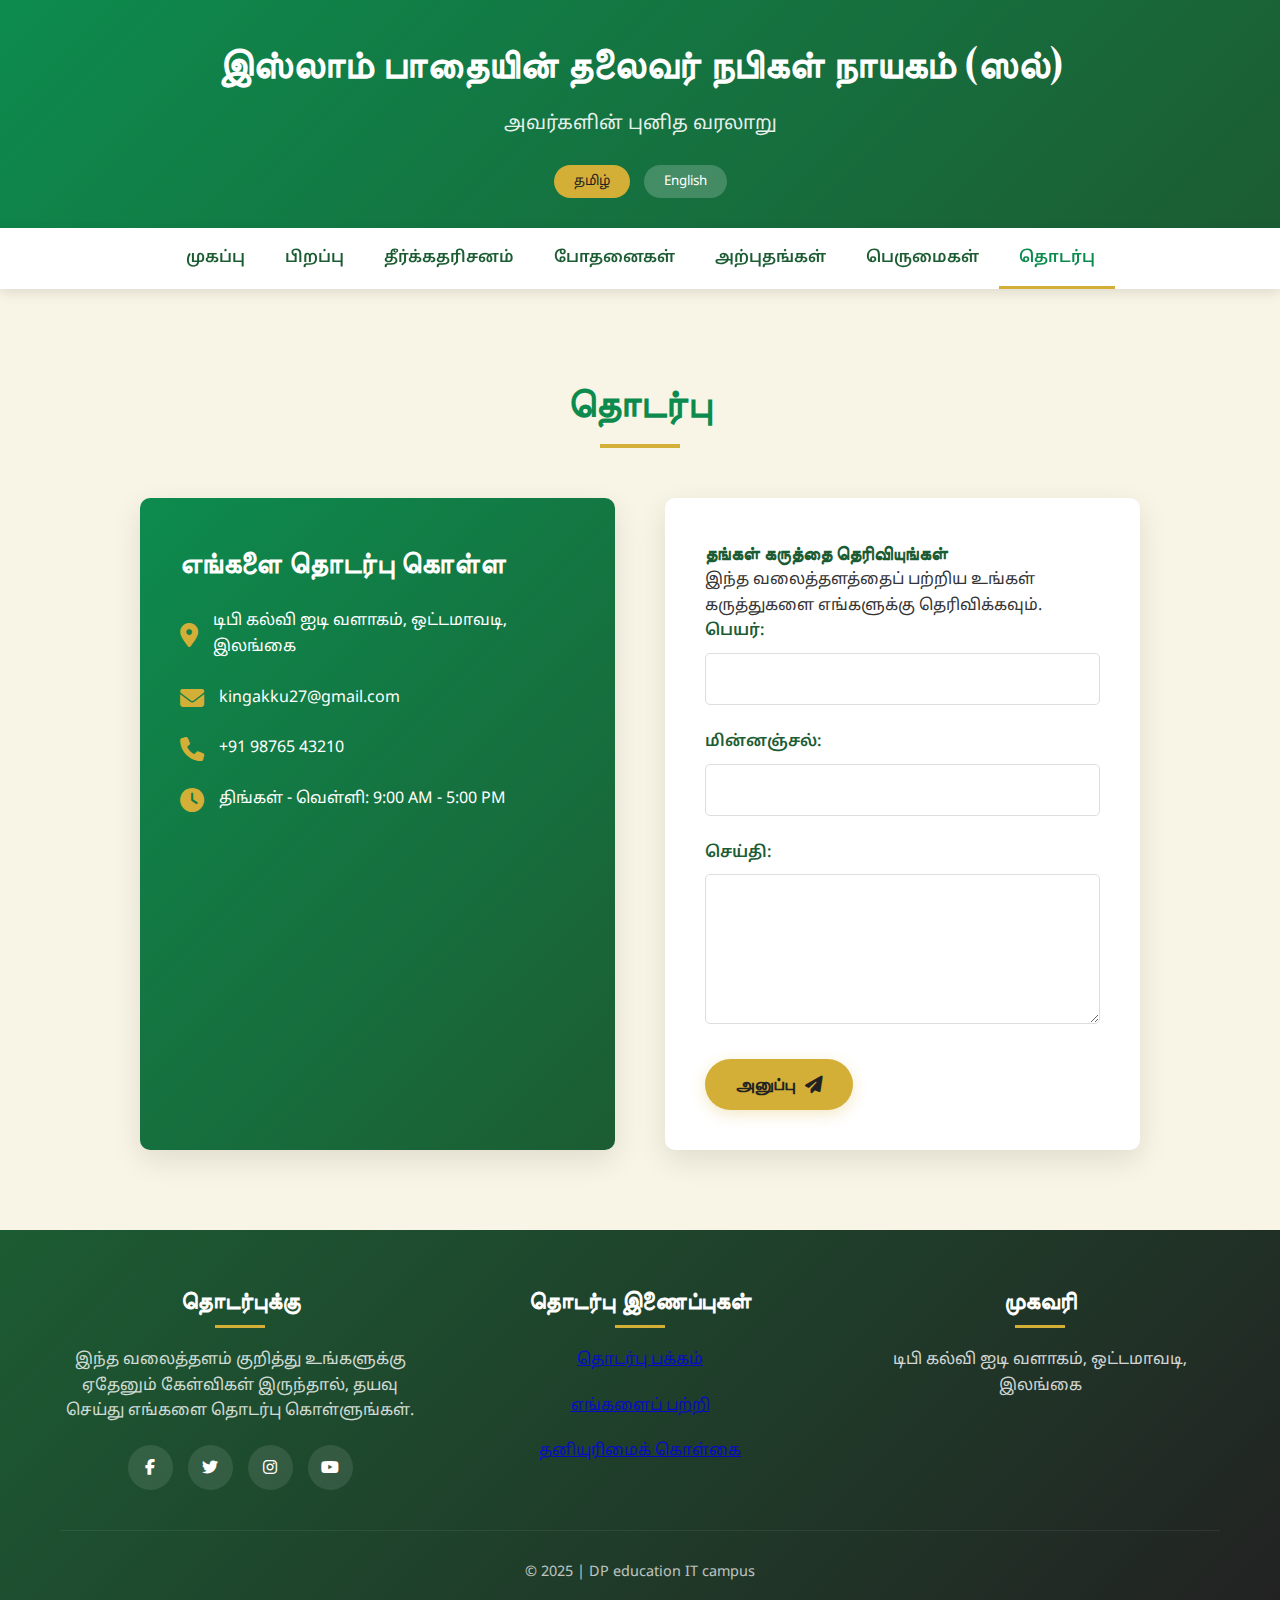
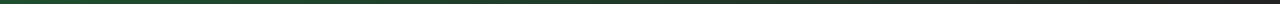
<file: contact.html>
<!DOCTYPE html>
<html lang="ta">
<head>
  <meta charset="UTF-8">
  <meta name="viewport" content="width=device-width, initial-scale=1.0">
  <title>Contact – Prophet Muhammad (ﷺ)</title>
  <link rel="stylesheet" href="https://cdnjs.cloudflare.com/ajax/libs/font-awesome/6.4.0/css/all.min.css">
  <link href="https://fonts.googleapis.com/css2?family=Noto+Sans+Tamil:wght@400;600;700&family=Playfair+Display:wght@400;600;700&display=swap" rel="stylesheet">
  <style>
    :root {
      --primary: #0d8b4e;
      --secondary: #1c5c33;
      --accent: #d4af37;
      --light: #f8f5e6;
      --dark: #222;
      --text: #333;
      --transition: all 0.3s ease;
    }
    
    * {
      margin: 0;
      padding: 0;
      box-sizing: border-box;
    }
    
    body {
      font-family: 'Noto Sans Tamil', sans-serif;
      background-color: var(--light);
      color: var(--text);
      line-height: 1.6;
    }
    
    h1, h2, h3, h4 {
      font-family: 'Playfair Display', serif;
      font-weight: 700;
      color: var(--secondary);
    }
    
    .container {
      max-width: 1200px;
      margin: 0 auto;
      padding: 0 20px;
    }
    
    /* Header Styles */
    header {
      background: linear-gradient(135deg, var(--primary) 0%, var(--secondary) 100%);
      color: white;
      padding: 30px 0;
      text-align: center;
      position: relative;
      overflow: hidden;
    }
    
    header::before {
      content: '';
      position: absolute;
      top: 0;
      left: 0;
      width: 100%;
      height: 100%;
      background: url('https://www.transparenttextures.com/patterns/arabesque.png');
      opacity: 0.1;
    }
    
    .header-content {
      position: relative;
      z-index: 2;
    }
    
    header h1 {
      font-size: 2.5rem;
      margin-bottom: 15px;
      color: white;
    }
    
    header p {
      font-size: 1.2rem;
      opacity: 0.9;
      margin-bottom: 25px;
    }
    
    .lang-toggle {
      background: rgba(255, 255, 255, 0.2);
      border: none;
      color: white;
      padding: 8px 20px;
      border-radius: 30px;
      margin: 0 5px;
      cursor: pointer;
      transition: var(--transition);
      font-family: inherit;
    }
    
    .lang-toggle:hover {
      background: var(--accent);
      color: var(--dark);
    }
    
    .lang-toggle.active {
      background: var(--accent);
      color: var(--dark);
    }
    
    /* Navigation */
    nav {
      background: white;
      box-shadow: 0 4px 12px rgba(0, 0, 0, 0.1);
      position: sticky;
      top: 0;
      z-index: 100;
    }
    
    .nav-container {
      display: flex;
      justify-content: center;
      flex-wrap: wrap;
    }
    
    nav a {
      color: var(--secondary);
      text-decoration: none;
      padding: 18px 20px;
      display: inline-block;
      transition: var(--transition);
      position: relative;
      font-weight: 600;
    }
    
    nav a::after {
      content: '';
      position: absolute;
      bottom: 0;
      left: 0;
      width: 0;
      height: 3px;
      background-color: var(--accent);
      transition: var(--transition);
    }
    
    nav a:hover::after,
    nav a.active::after {
      width: 100%;
    }
    
    nav a:hover {
      color: var(--primary);
    }
    
    nav a.active {
      color: var(--primary);
    }
    
    /* Content Section */
    section {
      padding: 80px 0;
    }
    
    .section-title {
      text-align: center;
      margin-bottom: 50px;
    }
    
    .section-title h2 {
      font-size: 2.5rem;
      color: var(--primary);
      position: relative;
      display: inline-block;
      padding-bottom: 15px;
    }
    
    .section-title h2::after {
      content: '';
      position: absolute;
      bottom: 0;
      left: 50%;
      transform: translateX(-50%);
      width: 80px;
      height: 4px;
      background-color: var(--accent);
    }
    
    .contact-container {
      display: grid;
      grid-template-columns: 1fr 1fr;
      gap: 50px;
      max-width: 1000px;
      margin: 0 auto;
    }
    
    .contact-info {
      background: linear-gradient(135deg, var(--primary) 0%, var(--secondary) 100%);
      padding: 40px;
      border-radius: 10px;
      color: white;
      box-shadow: 0 10px 30px rgba(0, 0, 0, 0.1);
    }
    
    .contact-info h3 {
      color: white;
      margin-bottom: 25px;
      font-size: 1.8rem;
    }
    
    .contact-detail {
      display: flex;
      align-items: center;
      margin-bottom: 25px;
    }
    
    .contact-detail i {
      font-size: 1.5rem;
      margin-right: 15px;
      color: var(--accent);
    }
    
    .contact-form {
      background: white;
      padding: 40px;
      border-radius: 10px;
      box-shadow: 0 10px 30px rgba(0, 0, 0, 0.1);
    }
    
    .form-group {
      margin-bottom: 25px;
    }
    
    .form-group label {
      display: block;
      margin-bottom: 8px;
      font-weight: 600;
      color: var(--secondary);
    }
    
    .form-group input,
    .form-group textarea {
      width: 100%;
      padding: 15px;
      border: 1px solid #ddd;
      border-radius: 5px;
      font-family: inherit;
      font-size: 1rem;
      transition: var(--transition);
    }
    
    .form-group input:focus,
    .form-group textarea:focus {
      outline: none;
      border-color: var(--primary);
      box-shadow: 0 0 0 2px rgba(13, 139, 78, 0.2);
    }
    
    .form-group textarea {
      min-height: 150px;
      resize: vertical;
    }
    
    .submit-btn {
      background: var(--accent);
      color: var(--dark);
      border: none;
      padding: 15px 30px;
      border-radius: 50px;
      font-weight: 600;
      font-size: 1.1rem;
      cursor: pointer;
      transition: var(--transition);
      display: inline-flex;
      align-items: center;
      gap: 10px;
      box-shadow: 0 4px 15px rgba(212, 175, 55, 0.3);
    }
    
    .submit-btn:hover {
      background: #c19b2e;
      transform: translateY(-3px);
      box-shadow: 0 8px 20px rgba(212, 175, 55, 0.4);
      gap: 15px;
    }
    
    /* Footer */
    footer {
      background: linear-gradient(135deg, var(--secondary) 0%, var(--dark) 100%);
      color: white;
      padding: 50px 0 20px;
      text-align: center;
    }
    
    .footer-content {
      display: grid;
      grid-template-columns: repeat(auto-fit, minmax(250px, 1fr));
      gap: 40px;
      margin-bottom: 40px;
    }
    
    .footer-column h3 {
      font-size: 1.5rem;
      margin-bottom: 20px;
      color: white;
      position: relative;
      padding-bottom: 10px;
    }
    
    .footer-column h3::after {
      content: '';
      position: absolute;
      bottom: 0;
      left: 50%;
      transform: translateX(-50%);
      width: 50px;
      height: 3px;
      background-color: var(--accent);
    }
    
    .footer-column p {
      opacity: 0.8;
      margin-bottom: 20px;
    }
    
    .social-links {
      display: flex;
      justify-content: center;
      gap: 15px;
      margin-top: 20px;
    }
    
    .social-links a {
      display: inline-flex;
      align-items: center;
      justify-content: center;
      width: 45px;
      height: 45px;
      background: rgba(255, 255, 255, 0.1);
      border-radius: 50%;
      color: white;
      text-decoration: none;
      transition: var(--transition);
    }
    
    .social-links a:hover {
      background: var(--accent);
      transform: translateY(-5px);
    }
    
    .copyright {
      padding-top: 30px;
      border-top: 1px solid rgba(255, 255, 255, 0.1);
      opacity: 0.7;
      font-size: 0.9rem;
    }
    
    /* Responsive Design */
    @media (max-width: 900px) {
      .contact-container {
        grid-template-columns: 1fr;
        gap: 40px;
      }
    }
    
    @media (max-width: 768px) {
      header h1 {
        font-size: 2rem;
      }
      
      .nav-container {
        flex-wrap: wrap;
      }
      
      nav a {
        padding: 15px;
        font-size: 0.9rem;
      }
      
      .section-title h2 {
        font-size: 2rem;
      }
      
      .contact-info,
      .contact-form {
        padding: 30px;
      }
    }
    
    @media (max-width: 480px) {
      header h1 {
        font-size: 1.8rem;
      }
      
      header p {
        font-size: 1rem;
      }
      
      .lang-toggle {
        padding: 6px 15px;
        font-size: 0.9rem;
      }
      
      nav a {
        padding: 12px 10px;
        font-size: 0.85rem;
      }
      
      .section-title h2 {
        font-size: 1.8rem;
      }
      
      .contact-info,
      .contact-form {
        padding: 20px;
      }
    }
  </style>
</head>
<body>

  <!-- Header -->
  <header>
    <div class="container header-content">
      <h1 data-ta="இஸ்லாம் பாதையின் தலைவர் நபிகள் நாயகம் (ஸல்)" 
          data-en="The Leader of Islam – Prophet Muhammad (ﷺ)">இஸ்லாம் பாதையின் தலைவர் நபிகள் நாயகம் (ஸல்)</h1>
      <p data-ta="அவர்களின் புனித வரலாறு" data-en="His Blessed History">அவர்களின் புனித வரலாறு</p>
      <div class="language-switcher">
        <button class="lang-toggle active" onclick="switchLang('ta')">தமிழ்</button>
        <button class="lang-toggle" onclick="switchLang('en')">English</button>
      </div>
    </div>
  </header>

  <!-- Navigation -->
  <nav>
    <div class="container nav-container">
      <a href="index.html" data-ta="முகப்பு" data-en="Home">முகப்பு</a>
      <a href="early-life.html" data-ta="பிறப்பு" data-en="Early Life">பிறப்பு</a>
      <a href="prophethood.html" data-ta="தீர்க்கதரிசனம்" data-en="Prophethood">தீர்க்கதரிசனம்</a>
      <a href="teachings.html" data-ta="போதனைகள்" data-en="Teachings">போதனைகள்</a>
      <a href="miracles.html" data-ta="அற்புதங்கள்" data-en="Miracles">அற்புதங்கள்</a>
      <a href="legacy.html" data-ta="பெருமைகள்" data-en="Legacy">பெருமைகள்</a>
      <a href="contact.html" class="active" data-ta="தொடர்பு" data-en="Contact">தொடர்பு</a>
    </div>
  </nav>

  <!-- Contact Section -->
  <section>
    <div class="container">
      <div class="section-title">
        <h2 data-ta="தொடர்பு" data-en="Contact">தொடர்பு</h2>
      </div>
      
      <div class="contact-container">
        <div class="contact-info">
          <h3 data-ta="எங்களை தொடர்பு கொள்ள" data-en="Get In Touch">எங்களை தொடர்பு கொள்ள</h3>
          
          <div class="contact-detail">
            <i class="fas fa-map-marker-alt"></i>
            <p data-ta="டிபி கல்வி ஐடி வளாகம், ஒட்டமாவடி, இலங்கை"
               data-en="DP education IT campus ,Oddamavadi , Sri lanka">
               டிபி கல்வி ஐடி வளாகம், ஒட்டமாவடி, இலங்கை
            </p>
          </div>
          
          <div class="contact-detail">
            <i class="fas fa-envelope"></i>
            <p>kingakku27@gmail.com</p>
          </div>
          
          <div class="contact-detail">
            <i class="fas fa-phone"></i>
            <p>+91 98765 43210</p>
          </div>
          
          <div class="contact-detail">
            <i class="fas fa-clock"></i>
            <p data-ta="திங்கள் - வெள்ளி: 9:00 AM - 5:00 PM"
               data-en="Monday - Friday: 9:00 AM - 5:00 PM">
               திங்கள் - வெள்ளி: 9:00 AM - 5:00 PM
            </p>
          </div>
        </div>
        
        <div class="contact-form">
          <h3 data-ta="தங்கள் கருத்தை தெரிவியுங்கள்" data-en="Share Your Feedback">தங்கள் கருத்தை தெரிவியுங்கள்</h3>
          <p data-ta="இந்த வலைத்தளத்தைப் பற்றிய உங்கள் கருத்துகளை எங்களுக்கு தெரிவிக்கவும்."
             data-en="Share your feedback about this website with us.">
             இந்த வலைத்தளத்தைப் பற்றிய உங்கள் கருத்துகளை எங்களுக்கு தெரிவிக்கவும்.
          </p>
          
          <form>
            <div class="form-group">
              <label for="name" data-ta="பெயர்:" data-en="Name:">பெயர்:</label>
              <input type="text" id="name" required>
            </div>
            
            <div class="form-group">
              <label for="email" data-ta="மின்னஞ்சல்:" data-en="Email:">மின்னஞ்சல்:</label>
              <input type="email" id="email" required>
            </div>
            
            <div class="form-group">
              <label for="message" data-ta="செய்தி:" data-en="Message:">செய்தி:</label>
              <textarea id="message" required></textarea>
            </div>
            
            <button type="submit" class="submit-btn">
              <span data-ta="அனுப்பு" data-en="Send">அனுப்பு</span>
              <i class="fas fa-paper-plane"></i>
            </button>
          </form>
        </div>
      </div>
    </div>
  </section>

  <!-- Footer -->
  <footer>
    <div class="container">
      <div class="footer-content">
        <div class="footer-column">
          <h3 data-ta="தொடர்புக்கு" data-en="Contact Us">தொடர்புக்கு</h3>
          <p data-ta="இந்த வலைத்தளம் குறித்து உங்களுக்கு ஏதேனும் கேள்விகள் இருந்தால், தயவு செய்து எங்களை தொடர்பு கொள்ளுங்கள்."
             data-en="If you have any questions about this website, please feel free to contact us.">
             இந்த வலைத்தளம் குறித்து உங்களுக்கு ஏதேனும் கேள்விகள் இருந்தால், தயவு செய்து எங்களை தொடர்பு கொள்ளுங்கள்.
          </p>
          <div class="social-links">
            <a href="#"><i class="fab fa-facebook-f"></i></a>
            <a href="#"><i class="fab fa-twitter"></i></a>
            <a href="#"><i class="fab fa-instagram"></i></a>
            <a href="#"><i class="fab fa-youtube"></i></a>
          </div>
        </div>
        
        <div class="footer-column">
          <h3 data-ta="தொடர்பு இணைப்புகள்" data-en="Quick Links">தொடர்பு இணைப்புகள்</h3>
          <p><a href="contact.html" data-ta="தொடர்பு பக்கம்" data-en="Contact Page">தொடர்பு பக்கம்</a></p>
          <p><a href="about.html" data-ta="எங்களைப் பற்றி" data-en="About Us">எங்களைப் பற்றி</a></p>
          <p><a href="privacy.html" data-ta="தனியுரிமைக் கொள்கை" data-en="Privacy Policy">தனியுரிமைக் கொள்கை</a></p>
        </div>
        
        <div class="footer-column">
          <h3 data-ta="முகவரி" data-en="Address">முகவரி</h3>
          <p data-ta="டிபி கல்வி ஐடி வளாகம், ஒட்டமாவடி, இலங்கை"
             data-en="DP education IT campus ,Oddamavadi , Sri lanka">
             டிபி கல்வி ஐடி வளாகம், ஒட்டமாவடி, இலங்கை
          </p>
        </div>
      </div>
      
      <div class="copyright">
        <p>© 2025 | DP education IT campus</p>
      </div>
    </div>
  </footer>

  <script>
    // Language switching functionality
    function switchLang(lang) {
      document.querySelectorAll('[data-ta], [data-en]').forEach(element => {
        if (element.getAttribute('data-' + lang)) {
          element.textContent = element.getAttribute('data-' + lang);
        }
      });
      
      // Update active button state
      document.querySelectorAll('.lang-toggle').forEach(button => {
        button.classList.remove('active');
      });
      document.querySelector(`.lang-toggle[onclick="switchLang('${lang}')"]`).classList.add('active');
      
      // Update page title based on language
      if (lang === 'ta') {
        document.title = 'தொடர்பு – நபிகள் நாயகம் (ﷺ)';
      } else {
        document.title = 'Contact – Prophet Muhammad (ﷺ)';
      }
    }
    
    // Set Tamil as default language
    document.addEventListener('DOMContentLoaded', function() {
      switchLang('ta');
      
      // Form submission handling
      const form = document.querySelector('form');
      form.addEventListener('submit', function(e) {
        e.preventDefault();
        
        // Get form values
        const name = document.getElementById('name').value;
        const email = document.getElementById('email').value;
        const message = document.getElementById('message').value;
        
        // Simple validation
        if (name && email && message) {
          // In a real application, you would send this data to a server
          alert(document.querySelector('[data-ta="தங்கள் கருத்து வெற்றிகரமாக அனுப்பப்பட்டது!"]') ?
                'தங்கள் கருத்து வெற்றிகரமாக அனுப்பப்பட்டது!' : 
                'Your feedback has been successfully sent!');
          form.reset();
        }
      });
    });
  </script>
</body>
</html>
</file>
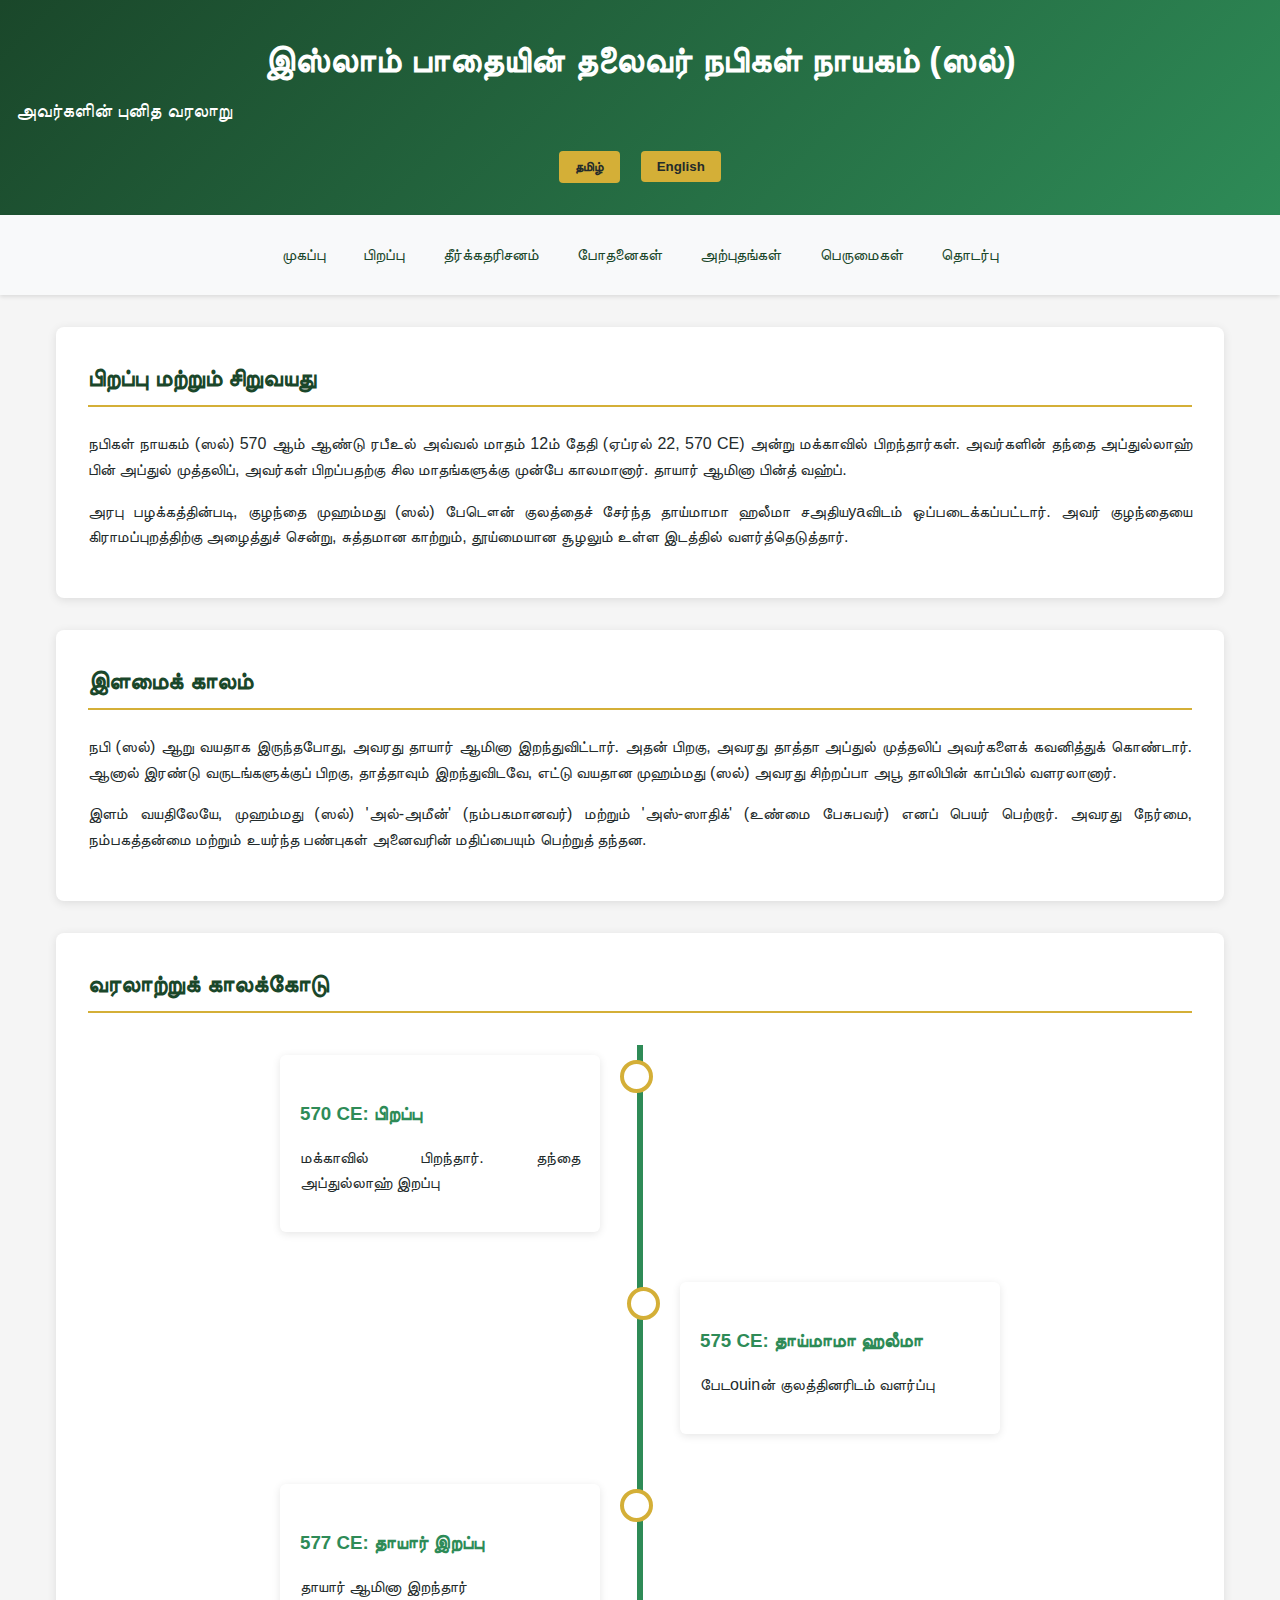
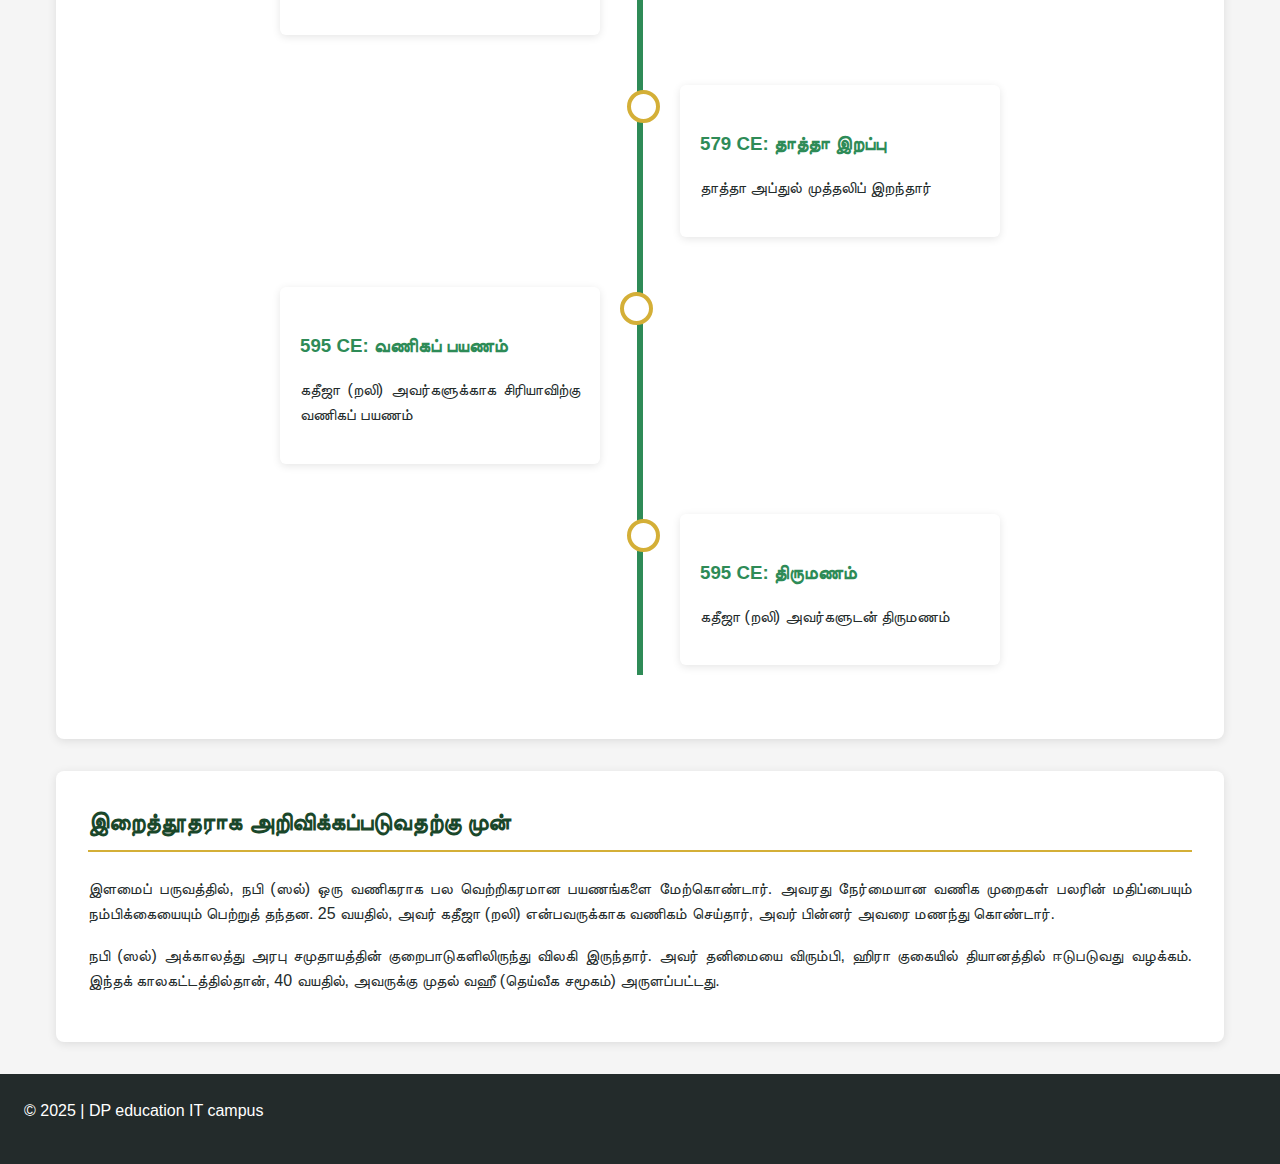
<file: early-life.html>
<!DOCTYPE html>
<html lang="ta">
<head>
  <meta charset="UTF-8">
  <meta name="viewport" content="width=device-width, initial-scale=1.0">
  <title>Early Life – Prophet Muhammad (ﷺ)</title>
  <style>
    * {
      margin: 0;
      padding: 0;
      box-sizing: border-box;
    }
    
    :root {
      --primary-color: #1a472a;
      --secondary-color: #2e8b57;
      --accent-color: #d4af37;
      --light-color: #f8f9fa;
      --dark-color: #232b2b;
      --font-tamil: 'Latha', 'InaiMathi', 'Nirmala UI', sans-serif;
      --font-english: 'Segoe UI', Tahoma, Geneva, Verdana, sans-serif;
    }
    
    body {
      font-family: var(--font-tamil), var(--font-english);
      line-height: 1.6;
      color: var(--dark-color);
      background-color: #f5f5f5;
    }
    
    header {
      background: linear-gradient(135deg, var(--primary-color), var(--secondary-color));
      color: white;
      text-align: center;
      padding: 2rem 1rem;
      box-shadow: 0 4px 6px rgba(0, 0, 0, 0.1);
    }
    
    header h1 {
      font-size: 2.2rem;
      margin-bottom: 0.5rem;
    }
    
    header p {
      font-size: 1.2rem;
      margin-bottom: 1.5rem;
    }
    
    .lang-toggle {
      background-color: var(--accent-color);
      color: var(--dark-color);
      border: none;
      padding: 0.5rem 1rem;
      margin: 0 0.5rem;
      border-radius: 4px;
      cursor: pointer;
      font-weight: bold;
      transition: all 0.3s ease;
    }
    
    .lang-toggle:hover {
      background-color: #c19b2e;
    }
    
    nav {
      background-color: var(--light-color);
      display: flex;
      justify-content: center;
      flex-wrap: wrap;
      padding: 1rem;
      box-shadow: 0 2px 4px rgba(0, 0, 0, 0.1);
    }
    
    nav a {
      text-decoration: none;
      color: var(--primary-color);
      padding: 0.5rem 1rem;
      margin: 0.2rem;
      border-radius: 4px;
      transition: all 0.3s ease;
    }
    
    nav a:hover {
      background-color: var(--secondary-color);
      color: white;
    }
    
    .container {
      max-width: 1200px;
      margin: 2rem auto;
      padding: 0 1rem;
    }
    
    section {
      background-color: white;
      border-radius: 8px;
      padding: 2rem;
      margin-bottom: 2rem;
      box-shadow: 0 2px 10px rgba(0, 0, 0, 0.1);
    }
    
    h2 {
      color: var(--primary-color);
      margin-bottom: 1.5rem;
      padding-bottom: 0.5rem;
      border-bottom: 2px solid var(--accent-color);
    }
    
    h3 {
      color: var(--secondary-color);
      margin: 1.5rem 0 1rem 0;
    }
    
    p {
      margin-bottom: 1rem;
      text-align: justify;
    }
    
    .timeline {
      position: relative;
      max-width: 800px;
      margin: 2rem auto;
    }
    
    .timeline::after {
      content: '';
      position: absolute;
      width: 6px;
      background-color: var(--secondary-color);
      top: 0;
      bottom: 0;
      left: 50%;
      margin-left: -3px;
    }
    
    .timeline-item {
      position: relative;
      width: 50%;
      padding: 10px 40px;
      margin-bottom: 30px;
    }
    
    .timeline-item:nth-child(odd) {
      left: 0;
    }
    
    .timeline-item:nth-child(even) {
      left: 50%;
    }
    
    .timeline-content {
      padding: 20px;
      background-color: white;
      border-radius: 6px;
      box-shadow: 0 2px 8px rgba(0, 0, 0, 0.1);
    }
    
    .timeline-item::after {
      content: '';
      position: absolute;
      width: 25px;
      height: 25px;
      background-color: white;
      border: 4px solid var(--accent-color);
      border-radius: 50%;
      top: 15px;
      z-index: 1;
    }
    
    .timeline-item:nth-child(odd)::after {
      right: -13px;
    }
    
    .timeline-item:nth-child(even)::after {
      left: -13px;
    }
    
    footer {
      background-color: var(--dark-color);
      color: white;
      text-align: center;
      padding: 1.5rem;
      margin-top: 2rem;
    }
    
    @media (max-width: 768px) {
      .timeline::after {
        left: 31px;
      }
      
      .timeline-item {
        width: 100%;
        padding-left: 70px;
        padding-right: 25px;
      }
      
      .timeline-item:nth-child(even) {
        left: 0;
      }
      
      .timeline-item::after {
        left: 18px;
      }
      
      .timeline-item:nth-child(odd)::after,
      .timeline-item:nth-child(even)::after {
        left: 18px;
      }
    }
  </style>
  <script>
    function switchLang(lang) {
      document.querySelectorAll('[data-ta], [data-en]').forEach(element => {
        if (element.hasAttribute(`data-${lang}`)) {
          if (element.tagName === 'INPUT' || element.tagName === 'TEXTAREA') {
            element.placeholder = element.getAttribute(`data-${lang}`);
          } else {
            element.textContent = element.getAttribute(`data-${lang}`);
          }
        }
      });
      
      // Update HTML lang attribute
      document.documentElement.lang = lang;
      
      // Store language preference
      localStorage.setItem('preferredLang', lang);
    }
    
    // Check for saved language preference
    document.addEventListener('DOMContentLoaded', function() {
      const savedLang = localStorage.getItem('preferredLang') || 'ta';
      switchLang(savedLang);
    });
  </script>
</head>
<body>

  <!-- Header -->
  <header>
    <h1 data-ta="இஸ்லாம் பாதையின் தலைவர் நபிகள் நாயகம் (ஸல்)" 
        data-en="The Leader of Islam – Prophet Muhammad (ﷺ)">இஸ்லாம் பாதையின் தலைவர் நபிகள் நாயகம் (ஸல்)</h1>
    <p data-ta="அவர்களின் புனித வரலாறு" data-en="His Blessed History">அவர்களின் புனித வரலாறு</p>
    <button class="lang-toggle" onclick="switchLang('ta')">தமிழ்</button>
    <button class="lang-toggle" onclick="switchLang('en')">English</button>
  </header>

  <!-- Navigation -->
  <nav>
    <a href="index.html" data-ta="முகப்பு" data-en="Home">முகப்பு</a>
    <a href="early-life.html" data-ta="பிறப்பு" data-en="Early Life">பிறப்பு</a>
    <a href="prophethood.html" data-ta="தீர்க்கதரிசனம்" data-en="Prophethood">தீர்க்கதரிசனம்</a>
    <a href="teachings.html" data-ta="போதனைகள்" data-en="Teachings">போதனைகள்</a>
    <a href="miracles.html" data-ta="அற்புதங்கள்" data-en="Miracles">அற்புதங்கள்</a>
    <a href="legacy.html" data-ta="பெருமைகள்" data-en="Legacy">பெருமைகள்</a>
    <a href="contact.html" data-ta="தொடர்பு" data-en="Contact">தொடர்பு</a>
  </nav>

  <!-- Main Content -->
  <div class="container">
    <section>
      <h2 data-ta="பிறப்பு மற்றும் சிறுவயது" data-en="Birth & Early Childhood">பிறப்பு மற்றும் சிறுவயது</h2>
      
      <p data-ta="நபிகள் நாயகம் (ஸல்) 570 ஆம் ஆண்டு ரபீஉல் அவ்வல் மாதம் 12ம் தேதி (ஏப்ரல் 22, 570 CE) அன்று மக்காவில் பிறந்தார்கள். அவர்களின் தந்தை அப்துல்லாஹ் பின் அப்துல் முத்தலிப், அவர்கள் பிறப்பதற்கு சில மாதங்களுக்கு முன்பே காலமானார். தாயார் ஆமினா பின்த் வஹ்ப்."
             data-en="Prophet Muhammad (ﷺ) was born on the 12th of Rabi' al-Awwal (April 22, 570 CE) in Mecca. His father, Abdullah ibn Abdul-Muttalib, passed away a few months before his birth. His mother was Amina bint Wahb.">
             நபிகள் நாயகம் (ஸல்) 570 ஆம் ஆண்டு ரபீஉல் அவ்வல் மாதம் 12ம் தேதி (ஏப்ரல் 22, 570 CE) அன்று மக்காவில் பிறந்தார்கள். அவர்களின் தந்தை அப்துல்லாஹ் பின் அப்துல் முத்தலிப், அவர்கள் பிறப்பதற்கு சில மாதங்களுக்கு முன்பே காலமானார். தாயார் ஆமினா பின்த் வஹ்ப்.
      </p>
      
      <p data-ta="அரபு பழக்கத்தின்படி, குழந்தை முஹம்மது (ஸல்) பேடௌன் குலத்தைச் சேர்ந்த தாய்மாமா ஹலீமா சஅதியyaவிடம் ஒப்படைக்கப்பட்டார். அவர் குழந்தையை கிராமப்புறத்திற்கு அழைத்துச் சென்று, சுத்தமான காற்றும், தூய்மையான சூழலும் உள்ள இடத்தில் வளர்த்தெடுத்தார்."
             data-en="According to Arab tradition, the infant Muhammad (ﷺ) was entrusted to Halima al-Sa'diya, a wet nurse from the Bedouin tribe of Banu Sa'd. She took him to the countryside, where he grew up in the clean air and pure environment of the desert.">
             அரபு பழக்கத்தின்படி, குழந்தை முஹம்மது (ஸல்) பேடௌன் குலத்தைச் சேர்ந்த தாய்மாமா ஹலீமா சஅதியyaவிடம் ஒப்படைக்கப்பட்டார். அவர் குழந்தையை கிராமப்புறத்திற்கு அழைத்துச் சென்று, சுத்தமான காற்றும், தூய்மையான சூழலும் உள்ள இடத்தில் வளர்த்தெடுத்தார்.
      </p>
    </section>

    <section>
      <h2 data-ta="இளமைக் காலம்" data-en="Youth">இளமைக் காலம்</h2>
      
      <p data-ta="நபி (ஸல்) ஆறு வயதாக இருந்தபோது, அவரது தாயார் ஆமினா இறந்துவிட்டார். அதன் பிறகு, அவரது தாத்தா அப்துல் முத்தலிப் அவர்களைக் கவனித்துக் கொண்டார். ஆனால் இரண்டு வருடங்களுக்குப் பிறகு, தாத்தாவும் இறந்துவிடவே, எட்டு வயதான முஹம்மது (ஸல்) அவரது சிற்றப்பா அபூ தாலிபின் காப்பில் வளரலானார்."
             data-en="When the Prophet (ﷺ) was six years old, his mother Amina passed away. Afterwards, his grandfather Abdul-Muttalib took care of him. But two years later, his grandfather also passed away, and the eight-year-old Muhammad (ﷺ) came under the care of his uncle Abu Talib.">
             நபி (ஸல்) ஆறு வயதாக இருந்தபோது, அவரது தாயார் ஆமினா இறந்துவிட்டார். அதன் பிறகு, அவரது தாத்தா அப்துல் முத்தலிப் அவர்களைக் கவனித்துக் கொண்டார். ஆனால் இரண்டு வருடங்களுக்குப் பிறகு, தாத்தாவும் இறந்துவிடவே, எட்டு வயதான முஹம்மது (ஸல்) அவரது சிற்றப்பா அபூ தாலிபின் காப்பில் வளரலானார்.
      </p>
      
      <p data-ta="இளம் வயதிலேயே, முஹம்மது (ஸல்) 'அல்-அமீன்' (நம்பகமானவர்) மற்றும் 'அஸ்-ஸாதிக்' (உண்மை பேசுபவர்) எனப் பெயர் பெற்றார். அவரது நேர்மை, நம்பகத்தன்மை மற்றும் உயர்ந்த பண்புகள் அனைவரின் மதிப்பையும் பெற்றுத் தந்தன."
             data-en="From a young age, Muhammad (ﷺ) earned the titles 'Al-Amin' (the Trustworthy) and 'As-Sadiq' (the Truthful). His integrity, reliability, and noble character earned him respect from everyone.">
             இளம் வயதிலேயே, முஹம்மது (ஸல்) 'அல்-அமீன்' (நம்பகமானவர்) மற்றும் 'அஸ்-ஸாதிக்' (உண்மை பேசுபவர்) எனப் பெயர் பெற்றார். அவரது நேர்மை, நம்பகத்தன்மை மற்றும் உயர்ந்த பண்புகள் அனைவரின் மதிப்பையும் பெற்றுத் தந்தன.
      </p>
    </section>

    <section>
      <h2 data-ta="வரலாற்றுக் காலக்கோடு" data-en="Historical Timeline">வரலாற்றுக் காலக்கோடு</h2>
      
      <div class="timeline">
        <div class="timeline-item">
          <div class="timeline-content">
            <h3 data-ta="570 CE: பிறப்பு" data-en="570 CE: Birth">570 CE: பிறப்பு</h3>
            <p data-ta="மக்காவில் பிறந்தார். தந்தை அப்துல்லாஹ் இறப்பு" data-en="Born in Mecca. Father Abdullah passes away">மக்காவில் பிறந்தார். தந்தை அப்துல்லாஹ் இறப்பு</p>
          </div>
        </div>
        
        <div class="timeline-item">
          <div class="timeline-content">
            <h3 data-ta="575 CE: தாய்மாமா ஹலீமா" data-en="575 CE: With Halima">575 CE: தாய்மாமா ஹலீமா</h3>
            <p data-ta="பேடouinன் குலத்தினரிடம் வளர்ப்பு" data-en="Raised by Bedouin tribe">பேடouinன் குலத்தினரிடம் வளர்ப்பு</p>
          </div>
        </div>
        
        <div class="timeline-item">
          <div class="timeline-content">
            <h3 data-ta="577 CE: தாயார் இறப்பு" data-en="577 CE: Mother's Death">577 CE: தாயார் இறப்பு</h3>
            <p data-ta="தாயார் ஆமினா இறந்தார்" data-en="Mother Amina passes away">தாயார் ஆமினா இறந்தார்</p>
          </div>
        </div>
        
        <div class="timeline-item">
          <div class="timeline-content">
            <h3 data-ta="579 CE: தாத்தா இறப்பு" data-en="579 CE: Grandfather's Death">579 CE: தாத்தா இறப்பு</h3>
            <p data-ta="தாத்தா அப்துல் முத்தலிப் இறந்தார்" data-en="Grandfather Abdul-Muttalib passes away">தாத்தா அப்துல் முத்தலிப் இறந்தார்</p>
          </div>
        </div>
        
        <div class="timeline-item">
          <div class="timeline-content">
            <h3 data-ta="595 CE: வணிகப் பயணம்" data-en="595 CE: Trading Journey">595 CE: வணிகப் பயணம்</h3>
            <p data-ta="கதீஜா (றலி) அவர்களுக்காக சிரியாவிற்கு வணிகப் பயணம்" data-en="Trade journey to Syria for Khadijah (RA)">கதீஜா (றலி) அவர்களுக்காக சிரியாவிற்கு வணிகப் பயணம்</p>
          </div>
        </div>
        
        <div class="timeline-item">
          <div class="timeline-content">
            <h3 data-ta="595 CE: திருமணம்" data-en="595 CE: Marriage">595 CE: திருமணம்</h3>
            <p data-ta="கதீஜா (றலி) அவர்களுடன் திருமணம்" data-en="Marriage to Khadijah (RA)">கதீஜா (றலி) அவர்களுடன் திருமணம்</p>
          </div>
        </div>
      </div>
    </section>

    <section>
      <h2 data-ta="இறைத்தூதராக அறிவிக்கப்படுவதற்கு முன்" data-en="Before Prophethood">இறைத்தூதராக அறிவிக்கப்படுவதற்கு முன்</h2>
      
      <p data-ta="இளமைப் பருவத்தில், நபி (ஸல்) ஒரு வணிகராக பல வெற்றிகரமான பயணங்களை மேற்கொண்டார். அவரது நேர்மையான வணிக முறைகள் பலரின் மதிப்பையும் நம்பிக்கையையும் பெற்றுத் தந்தன. 25 வயதில், அவர் கதீஜா (றலி) என்பவருக்காக வணிகம் செய்தார், அவர் பின்னர் அவரை மணந்து கொண்டார்."
             data-en="In his youth, the Prophet (ﷺ) undertook several successful trading journeys. His honest business practices earned him respect and trust from many. At the age of 25, he conducted trade on behalf of Khadijah (RA), who later proposed to him.">
             இளமைப் பருவத்தில், நபி (ஸல்) ஒரு வணிகராக பல வெற்றிகரமான பயணங்களை மேற்கொண்டார். அவரது நேர்மையான வணிக முறைகள் பலரின் மதிப்பையும் நம்பிக்கையையும் பெற்றுத் தந்தன. 25 வயதில், அவர் கதீஜா (றலி) என்பவருக்காக வணிகம் செய்தார், அவர் பின்னர் அவரை மணந்து கொண்டார்.
      </p>
      
      <p data-ta="நபி (ஸல்) அக்காலத்து அரபு சமுதாயத்தின் குறைபாடுகளிலிருந்து விலகி இருந்தார். அவர் தனிமையை விரும்பி, ஹிரா குகையில் தியானத்தில் ஈடுபடுவது வழக்கம். இந்தக் காலகட்டத்தில்தான், 40 வயதில், அவருக்கு முதல் வஹீ (தெய்வீக சமூகம்) அருளப்பட்டது."
             data-en="The Prophet (ﷺ) distanced himself from the corrupt practices of pre-Islamic Arabian society. He often retreated to the Cave of Hira for meditation and contemplation. It was during this period, at the age of 40, that he received his first revelation from Allah.">
             நபி (ஸல்) அக்காலத்து அரபு சமுதாயத்தின் குறைபாடுகளிலிருந்து விலகி இருந்தார். அவர் தனிமையை விரும்பி, ஹிரா குகையில் தியானத்தில் ஈடுபடுவது வழக்கம். இந்தக் காலகட்டத்தில்தான், 40 வயதில், அவருக்கு முதல் வஹீ (தெய்வீக சமூகம்) அருளப்பட்டது.
      </p>
    </section>
  </div>

  <!-- Footer -->
  <footer>
    <p>© 2025 | DP education IT campus</p>
  </footer>

</body>
</html>
</file>
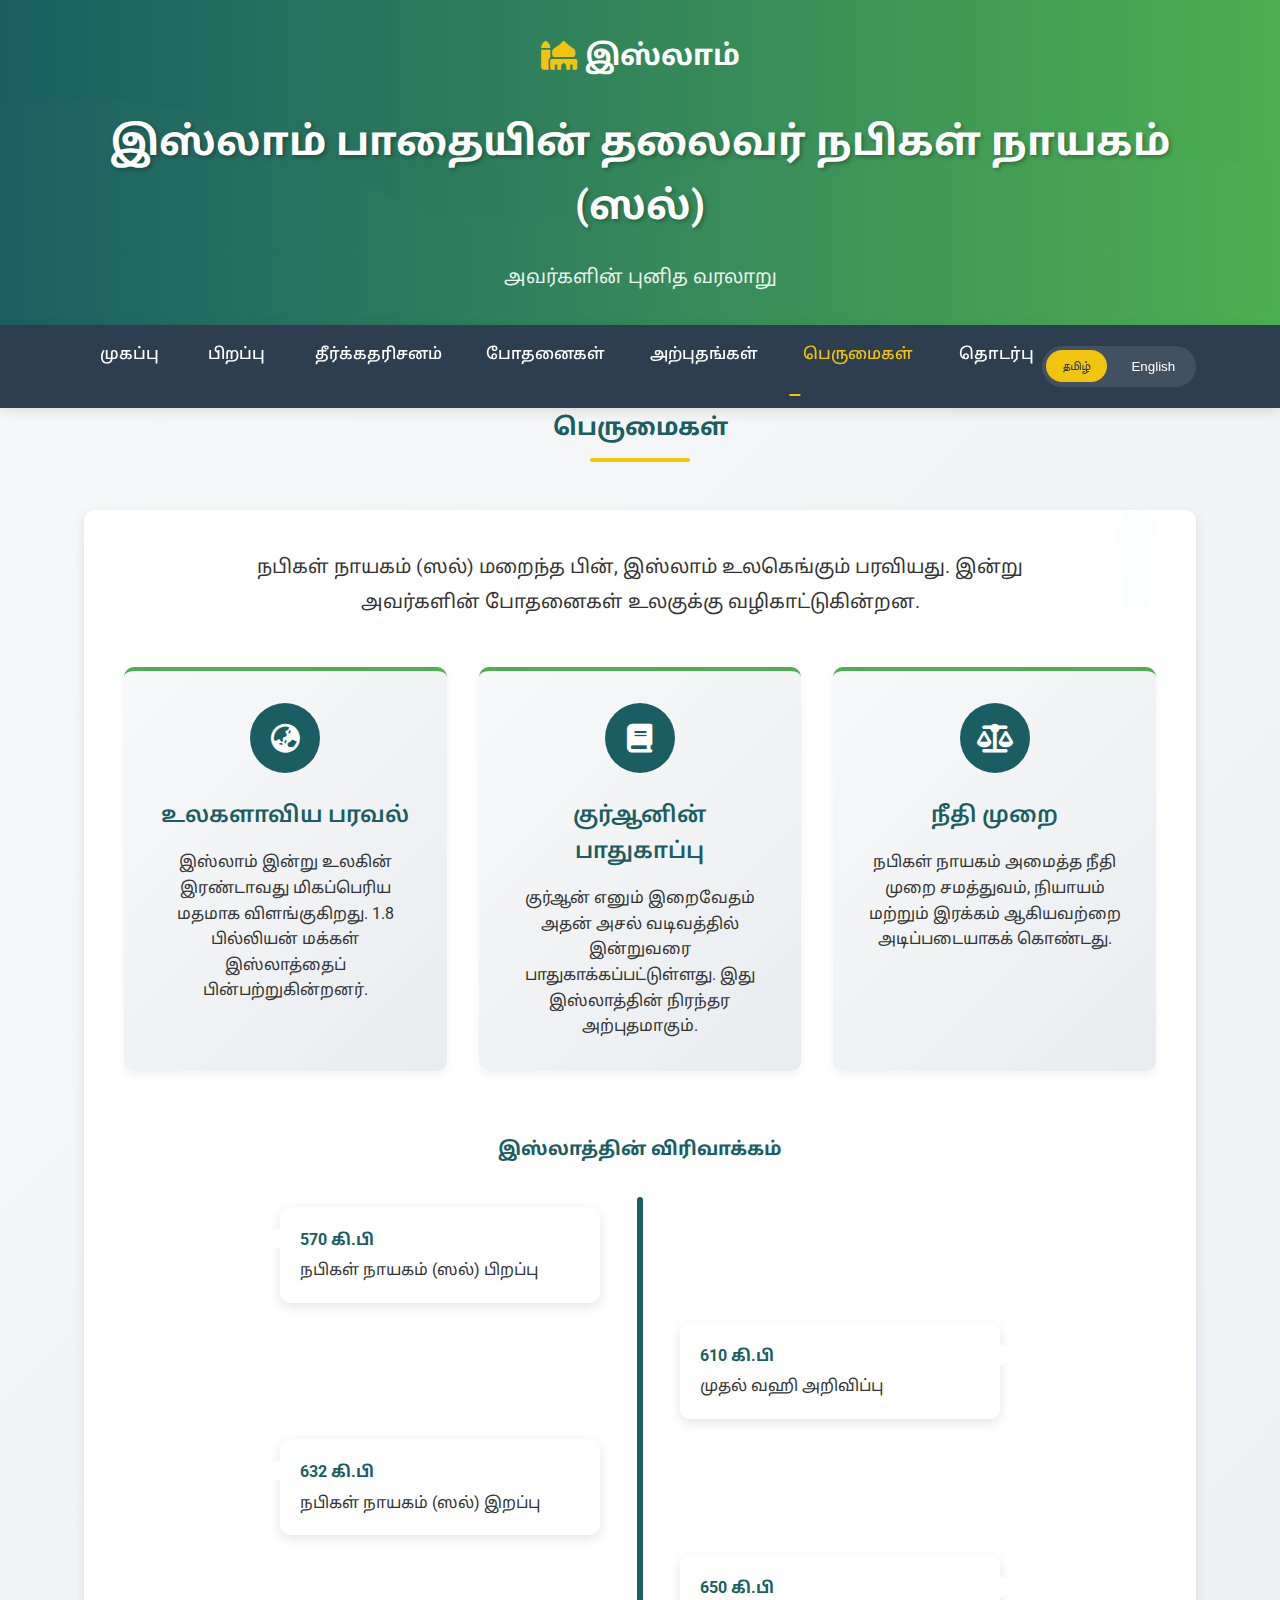
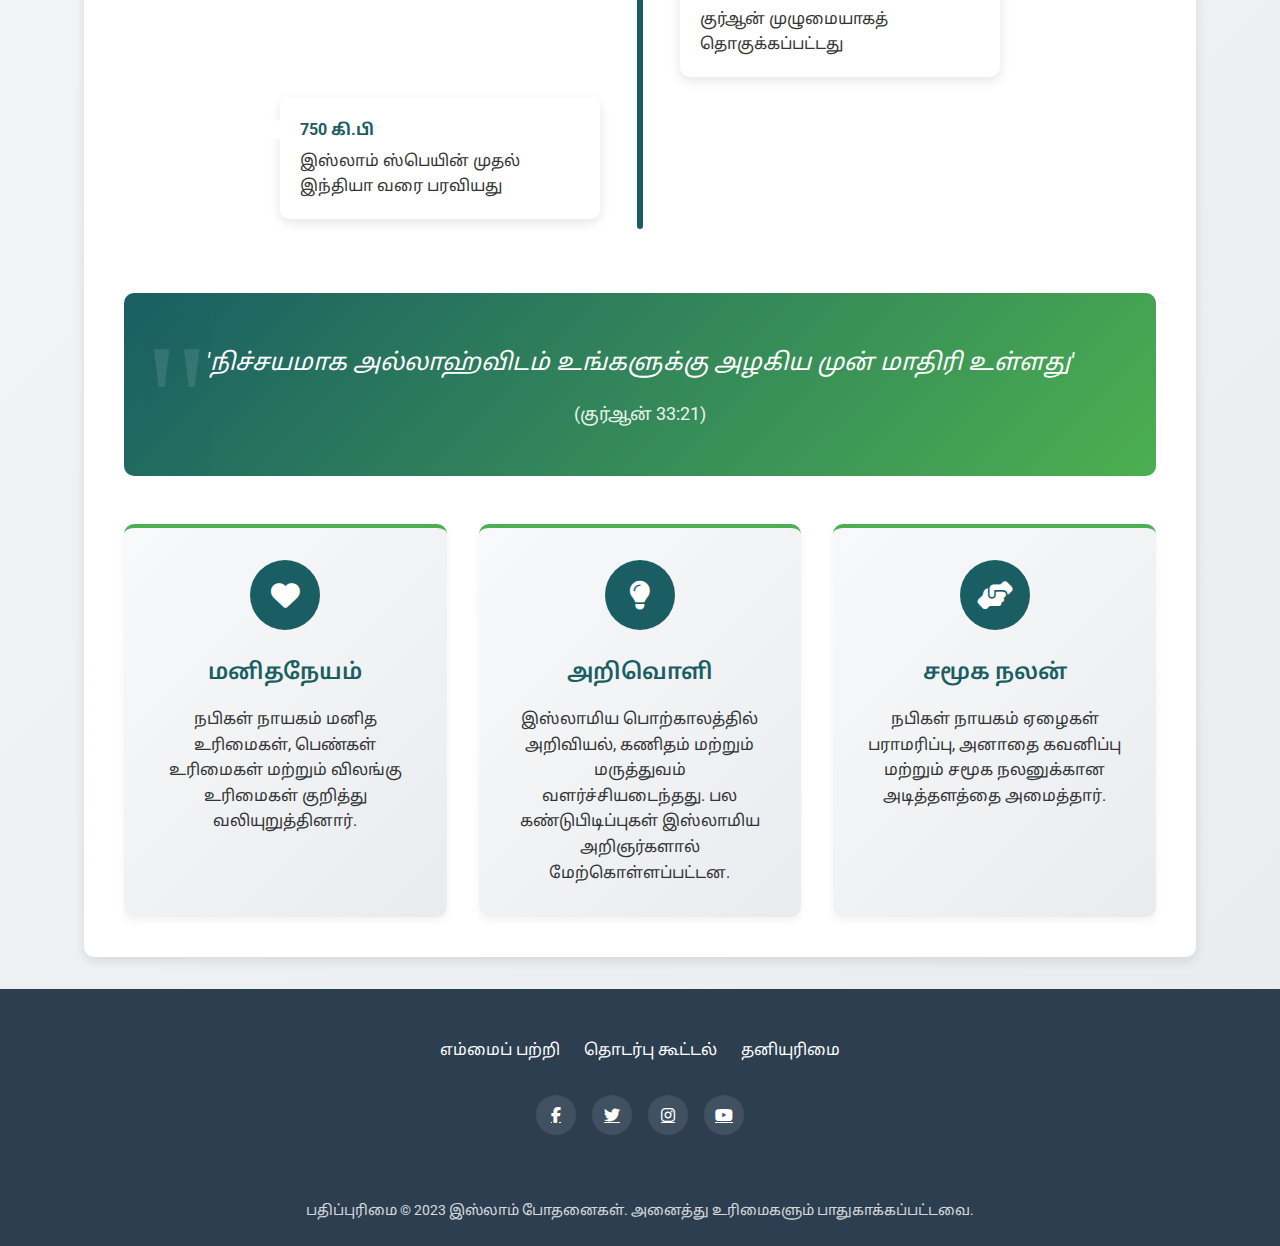
<file: legacy.html>
<!DOCTYPE html>
<html lang="ta">
<head>
    <meta charset="UTF-8">
    <meta name="viewport" content="width=device-width, initial-scale=1.0">
    <title>இஸ்லாம் பெருமைகள் - Islamic Legacy</title>
    <link rel="stylesheet" href="https://cdnjs.cloudflare.com/ajax/libs/font-awesome/6.4.0/css/all.min.css">
    <link href="https://fonts.googleapis.com/css2?family=Noto+Sans+Tamil:wght@400;600;700&family=Roboto:wght@300;400;500&display=swap" rel="stylesheet">
    <style>
        :root {
            --primary-color: #1a5e63;
            --secondary-color: #4caf50;
            --accent-color: #f1c40f;
            --light-color: #f8f9fa;
            --dark-color: #2c3e50;
            --text-color: #333;
            --text-light: #fff;
            --shadow: 0 4px 12px rgba(0, 0, 0, 0.1);
            --transition: all 0.3s ease;
            --border-radius: 10px;
        }
        
        * {
            margin: 0;
            padding: 0;
            box-sizing: border-box;
        }
        
        body {
            font-family: 'Roboto', 'Noto Sans Tamil', sans-serif;
            background: linear-gradient(135deg, #f8f9fa 0%, #e9ecef 100%);
            color: var(--text-color);
            line-height: 1.6;
            min-height: 100vh;
            display: flex;
            flex-direction: column;
        }
        
        .container {
            width: 90%;
            max-width: 1200px;
            margin: 0 auto;
            padding: 0 20px;
        }
        
        /* Header Styles */
        header {
            background: linear-gradient(to right, var(--primary-color), var(--secondary-color));
            color: var(--text-light);
            padding: 2rem 0;
            box-shadow: var(--shadow);
            position: relative;
            overflow: hidden;
        }
        
        header::before {
            content: '';
            position: absolute;
            top: 0;
            left: 0;
            right: 0;
            bottom: 0;
            background: url("data:image/svg+xml,%3Csvg xmlns='http://www.w3.org/2000/svg' viewBox='0 0 1440 320'%3E%3Cpath fill='%23ffffff' fill-opacity='0.1' d='M0,128L48,117.3C96,107,192,85,288,112C384,139,480,213,576,218.7C672,224,768,160,864,138.7C960,117,1056,139,1152,149.3C1248,160,1344,160,1392,160L1440,160L1440,320L1392,320C1344,320,1248,320,1152,320C1056,320,960,320,864,320C768,320,672,320,576,320C480,320,384,320,288,320C192,320,96,320,48,320L0,320Z'%3E%3C/path%3E%3C/svg%3E");
            background-size: cover;
            background-position: center;
            opacity: 0.1;
        }
        
        .header-content {
            position: relative;
            display: flex;
            flex-direction: column;
            align-items: center;
            gap: 1rem;
            text-align: center;
        }
        
        .logo {
            display: flex;
            align-items: center;
            gap: 0.5rem;
            font-size: 1.8rem;
            font-weight: 700;
            margin-bottom: 1rem;
        }
        
        .logo i {
            color: var(--accent-color);
        }
        
        .header-content h1 {
            font-size: 2.5rem;
            margin-bottom: 0.5rem;
            text-shadow: 2px 2px 4px rgba(0, 0, 0, 0.3);
            font-weight: 700;
        }
        
        .header-content p {
            font-size: 1.2rem;
            opacity: 0.9;
            max-width: 600px;
        }
        
        /* Navigation */
        nav {
            background-color: var(--dark-color);
            padding: 1rem 0;
            position: sticky;
            top: 0;
            z-index: 100;
            box-shadow: var(--shadow);
        }
        
        .nav-container {
            display: flex;
            justify-content: space-between;
            align-items: center;
        }
        
        .nav-links {
            display: flex;
            list-style: none;
            gap: 1.5rem;
        }
        
        .nav-links a {
            color: var(--text-light);
            text-decoration: none;
            font-weight: 500;
            padding: 0.5rem 1rem;
            border-radius: 4px;
            transition: var(--transition);
            position: relative;
        }
        
        .nav-links a:hover, .nav-links a.active {
            color: var(--accent-color);
        }
        
        .nav-links a::after {
            content: '';
            position: absolute;
            bottom: 0;
            left: 50%;
            transform: translateX(-50%);
            width: 0;
            height: 2px;
            background: var(--accent-color);
            transition: var(--transition);
        }
        
        .nav-links a:hover::after, .nav-links a.active::after {
            width: 70%;
        }
        
        /* Language Toggle */
        .lang-toggle {
            display: flex;
            gap: 0.5rem;
            background: rgba(255, 255, 255, 0.1);
            padding: 0.3rem;
            border-radius: 50px;
        }
        
        .lang-btn {
            background: transparent;
            border: none;
            color: var(--text-light);
            padding: 0.5rem 1rem;
            border-radius: 50px;
            cursor: pointer;
            transition: var(--transition);
            font-weight: 500;
        }
        
        .lang-btn:hover, .lang-btn.active {
            background: var(--accent-color);
            color: var(--dark-color);
        }
        
        /* Main Content */
        main {
            flex: 1;
            padding: 3rem 0;
        }
        
        .page-title {
            text-align: center;
            margin-bottom: 3rem;
            color: var(--primary-color);
            position: relative;
            padding-bottom: 1rem;
        }
        
        .page-title::after {
            content: '';
            position: absolute;
            bottom: 0;
            left: 50%;
            transform: translateX(-50%);
            width: 100px;
            height: 4px;
            background: var(--accent-color);
            border-radius: 2px;
        }
        
        /* Legacy Section */
        .legacy-container {
            background-color: white;
            border-radius: var(--border-radius);
            box-shadow: var(--shadow);
            padding: 2.5rem;
            margin-bottom: 2rem;
            position: relative;
            overflow: hidden;
        }
        
        .legacy-container::before {
            content: '';
            position: absolute;
            top: 0;
            right: 0;
            width: 100px;
            height: 100px;
            background: url("data:image/svg+xml,%3Csvg xmlns='http://www.w3.org/2000/svg' viewBox='0 0 512 512'%3E%3Cpath fill='%231a5e6320' d='M256 0c5.3 0 10.3 2.7 13.3 7.1c15.8 23.5 36.7 63.7 49.2 109c7.2 26.4 11.8 53.3 13.6 78.1c1.8 24.7 1 46.5-1.3 64.5c-2.2 18.1-5.9 32.2-10.8 42.7c-4.8 10.5-10.8 17.5-17.9 22.1c-7.1 4.6-15.2 7-24.3 7c-17.6 0-31.7-8.4-45.6-17.8c-13.9-9.4-27.9-19.1-45.6-19.1c-9.1 0-17.2 2.4-24.3 7c-7.1 4.6-13.1 11.6-17.9 22.1c-4.8 10.5-8.5 24.6-10.8 42.7c-2.3 18-3.1 39.8-1.3 64.5c1.8 24.8 6.4 51.7 13.6 78.1c12.5 45.3 33.4 85.5 49.2 109c3 4.5 8 7.1 13.3 7.1s10.3-2.7 13.3-7.1c15.8-23.5 36.7-63.7 49.2-109c7.2-26.4 11.8-53.3 13.6-78.1c1.8-24.7 1-46.5-1.3-64.5c-2.2-18.1-5.9-32.2-10.8-42.7c-4.8-10.5-10.8-17.5-17.9-22.1c-7.1-4.6-15.2-7-24.3-7c-17.6 0-31.7 8.4-45.6 17.8c-13.9 9.4-27.9 19.1-45.6 19.1c-9.1 0-17.2-2.4-24.3-7c-7.1-4.6-13.1-11.6-17.9-22.1c-4.8-10.5-8.5-24.6-10.8-42.7c-2.3-18-3.1-39.8-1.3-64.5c1.8-24.8 6.4-51.7 13.6-78.1c12.5-45.3 33.4-85.5 49.2-109C245.7 2.7 250.7 0 256 0z'/%3E%3C/svg%3E");
            background-size: contain;
            background-repeat: no-repeat;
            opacity: 0.1;
        }
        
        .legacy-intro {
            font-size: 1.2rem;
            text-align: center;
            margin-bottom: 3rem;
            line-height: 1.8;
            max-width: 800px;
            margin-left: auto;
            margin-right: auto;
        }
        
        .legacy-grid {
            display: grid;
            grid-template-columns: repeat(auto-fit, minmax(300px, 1fr));
            gap: 2rem;
            margin-top: 2rem;
        }
        
        .legacy-card {
            background: linear-gradient(135deg, #f8f9fa 0%, #e9ecef 100%);
            border-radius: var(--border-radius);
            padding: 2rem;
            transition: var(--transition);
            border-top: 4px solid var(--secondary-color);
            box-shadow: 0 4px 8px rgba(0, 0, 0, 0.05);
            display: flex;
            flex-direction: column;
            align-items: center;
            text-align: center;
        }
        
        .legacy-card:hover {
            transform: translateY(-5px);
            box-shadow: var(--shadow);
        }
        
        .legacy-icon {
            width: 70px;
            height: 70px;
            background: var(--primary-color);
            color: var(--text-light);
            border-radius: 50%;
            display: flex;
            align-items: center;
            justify-content: center;
            font-size: 1.8rem;
            margin-bottom: 1.5rem;
        }
        
        .legacy-title {
            font-size: 1.4rem;
            color: var(--primary-color);
            margin-bottom: 1rem;
            font-weight: 600;
        }
        
        .legacy-description {
            color: var(--text-color);
            line-height: 1.6;
        }
        
        /* Timeline Section */
        .timeline-section {
            margin: 4rem 0;
        }
        
        .timeline-title {
            text-align: center;
            margin-bottom: 2rem;
            color: var(--primary-color);
        }
        
        .timeline {
            position: relative;
            max-width: 800px;
            margin: 0 auto;
        }
        
        .timeline::after {
            content: '';
            position: absolute;
            width: 6px;
            background-color: var(--primary-color);
            top: 0;
            bottom: 0;
            left: 50%;
            margin-left: -3px;
            border-radius: 10px;
        }
        
        .timeline-item {
            padding: 10px 40px;
            position: relative;
            width: 50%;
            box-sizing: border-box;
        }
        
        .timeline-item:nth-child(odd) {
            left: 0;
        }
        
        .timeline-item:nth-child(even) {
            left: 50%;
        }
        
        .timeline-content {
            padding: 20px;
            background-color: white;
            position: relative;
            border-radius: var(--border-radius);
            box-shadow: var(--shadow);
        }
        
        .timeline-content::after {
            content: '';
            position: absolute;
            width: 20px;
            height: 20px;
            right: -10px;
            background-color: white;
            top: 22px;
            border-radius: 50%;
            z-index: 1;
        }
        
        .timeline-item:nth-child(odd) .timeline-content::after {
            left: -10px;
        }
        
        .timeline-date {
            font-weight: bold;
            color: var(--primary-color);
            margin-bottom: 5px;
        }
        
        /* Quote Section */
        .quote-section {
            background: linear-gradient(135deg, var(--primary-color) 0%, var(--secondary-color) 100%);
            color: var(--text-light);
            border-radius: var(--border-radius);
            padding: 3rem;
            margin: 3rem 0;
            text-align: center;
            position: relative;
            overflow: hidden;
        }
        
        .quote-section::before {
            content: '"';
            position: absolute;
            top: -20px;
            left: 20px;
            font-size: 10rem;
            opacity: 0.1;
            font-family: serif;
        }
        
        .quote-text {
            font-size: 1.5rem;
            font-style: italic;
            margin-bottom: 1rem;
            line-height: 1.8;
            position: relative;
            z-index: 1;
        }
        
        .quote-author {
            font-size: 1.1rem;
            opacity: 0.9;
        }
        
        /* Footer */
        footer {
            background-color: var(--dark-color);
            color: var(--text-light);
            padding: 3rem 0 1.5rem;
            text-align: center;
            margin-top: auto;
        }
        
        .footer-content {
            display: flex;
            flex-direction: column;
            gap: 2rem;
        }
        
        .footer-nav {
            display: flex;
            justify-content: center;
            gap: 1.5rem;
            flex-wrap: wrap;
        }
        
        .footer-nav a {
            color: var(--text-light);
            text-decoration: none;
            transition: var(--transition);
        }
        
        .footer-nav a:hover {
            color: var(--accent-color);
        }
        
        .social-links {
            display: flex;
            justify-content: center;
            gap: 1rem;
        }
        
        .social-links a {
            display: flex;
            align-items: center;
            justify-content: center;
            width: 40px;
            height: 40px;
            background: rgba(255, 255, 255, 0.1);
            color: var(--text-light);
            border-radius: 50%;
            transition: var(--transition);
        }
        
        .social-links a:hover {
            background: var(--accent-color);
            color: var(--dark-color);
            transform: translateY(-3px);
        }
        
        .copyright {
            opacity: 0.8;
            font-size: 0.9rem;
            margin-top: 2rem;
        }
        
        /* Responsive Design */
        @media (max-width: 768px) {
            .nav-container {
                flex-direction: column;
                gap: 1rem;
            }
            
            .nav-links {
                flex-wrap: wrap;
                justify-content: center;
            }
            
            .header-content h1 {
                font-size: 2rem;
            }
            
            .legacy-grid {
                grid-template-columns: 1fr;
            }
            
            .legacy-container {
                padding: 1.5rem;
            }
            
            .timeline::after {
                left: 31px;
            }
            
            .timeline-item {
                width: 100%;
                padding-left: 70px;
                padding-right: 25px;
            }
            
            .timeline-item:nth-child(even) {
                left: 0;
            }
            
            .timeline-content::after {
                left: 15px;
            }
            
            .timeline-item:nth-child(odd) .timeline-content::after {
                left: 15px;
            }
        }
    </style>
</head>
<body>
    <!-- Header Section -->
    <header>
        <div class="container header-content">
            <div class="logo">
                <i class="fas fa-mosque"></i>
                <span data-ta="இஸ்லாம்" data-en="Islam">இஸ்லாம்</span>
            </div>
            <h1 data-ta="இஸ்லாம் பாதையின் தலைவர் நபிகள் நாயகம் (ஸல்)" 
                data-en="The Leader of Islam – Prophet Muhammad (ﷺ)">இஸ்லாம் பாதையின் தலைவர் நபிகள் நாயகம் (ஸல்)</h1>
            <p data-ta="அவர்களின் புனித வரலாறு" data-en="His Blessed History">அவர்களின் புனித வரலாறு</p>
        </div>
    </header>

    <!-- Navigation -->
    <nav>
        <div class="container nav-container">
            <ul class="nav-links">
                <li><a href="index.html" data-ta="முகப்பு" data-en="Home">முகப்பு</a></li>
                <li><a href="early-life.html" data-ta="பிறப்பு" data-en="Early Life">பிறப்பு</a></li>
                <li><a href="prophethood.html" data-ta="தீர்க்கதரிசனம்" data-en="Prophethood">தீர்க்கதரிசனம்</a></li>
                <li><a href="teachings.html" data-ta="போதனைகள்" data-en="Teachings">போதனைகள்</a></li>
                <li><a href="miracles.html" data-ta="அற்புதங்கள்" data-en="Miracles">அற்புதங்கள்</a></li>
                <li><a href="legacy.html" class="active" data-ta="பெருமைகள்" data-en="Legacy">பெருமைகள்</a></li>
                <li><a href="contact.html" data-ta="தொடர்பு" data-en="Contact">தொடர்பு</a></li>
            </ul>
            
            <div class="lang-toggle">
                <button class="lang-btn active" onclick="switchLang('ta')">தமிழ்</button>
                <button class="lang-btn" onclick="switchLang('en')">English</button>
            </div>
        </div>
    </nav>

    <!-- Main Content -->
    <main class="container">
        <h2 class="page-title" data-ta="பெருமைகள்" data-en="Legacy">பெருமைகள்</h2>
        
        <section class="legacy-container">
            <p class="legacy-intro" data-ta="நபிகள் நாயகம் (ஸல்) மறைந்த பின், இஸ்லாம் உலகெங்கும் பரவியது. இன்று அவர்களின் போதனைகள் உலகுக்கு வழிகாட்டுகின்றன."
               data-en="After his passing, Islam spread across the world. Today, his teachings continue to guide humanity.">
               நபிகள் நாயகம் (ஸல்) மறைந்த பின், இஸ்லாம் உலகெங்கும் பரவியது. இன்று அவர்களின் போதனைகள் உலகுக்கு வழிகாட்டுகின்றன.
            </p>
            
            <div class="legacy-grid">
                <div class="legacy-card">
                    <div class="legacy-icon">
                        <i class="fas fa-globe-asia"></i>
                    </div>
                    <h3 class="legacy-title" data-ta="உலகளாவிய பரவல்" data-en="Global Spread">உலகளாவிய பரவல்</h3>
                    <p class="legacy-description" data-ta="இஸ்லாம் இன்று உலகின் இரண்டாவது மிகப்பெரிய மதமாக விளங்குகிறது. 1.8 பில்லியன் மக்கள் இஸ்லாத்தைப் பின்பற்றுகின்றனர்."
                       data-en="Islam is now the world's second-largest religion. 1.8 billion people follow Islam worldwide.">
                       இஸ்லாம் இன்று உலகின் இரண்டாவது மிகப்பெரிய மதமாக விளங்குகிறது. 1.8 பில்லியன் மக்கள் இஸ்லாத்தைப் பின்பற்றுகின்றனர்.
                    </p>
                </div>
                
                <div class="legacy-card">
                    <div class="legacy-icon">
                        <i class="fas fa-book"></i>
                    </div>
                    <h3 class="legacy-title" data-ta="குர்ஆனின் பாதுகாப்பு" data-en="Preservation of Quran">குர்ஆனின் பாதுகாப்பு</h3>
                    <p class="legacy-description" data-ta="குர்ஆன் எனும் இறைவேதம் அதன் அசல் வடிவத்தில் இன்றுவரை பாதுகாக்கப்பட்டுள்ளது. இது இஸ்லாத்தின் நிரந்தர அற்புதமாகும்."
                       data-en="The Quran has been preserved in its original form to this day. It remains Islam's eternal miracle.">
                       குர்ஆன் எனும் இறைவேதம் அதன் அசல் வடிவத்தில் இன்றுவரை பாதுகாக்கப்பட்டுள்ளது. இது இஸ்லாத்தின் நிரந்தர அற்புதமாகும்.
                    </p>
                </div>
                
                <div class="legacy-card">
                    <div class="legacy-icon">
                        <i class="fas fa-balance-scale"></i>
                    </div>
                    <h3 class="legacy-title" data-ta="நீதி முறை" data-en="Justice System">நீதி முறை</h3>
                    <p class="legacy-description" data-ta="நபிகள் நாயகம் அமைத்த நீதி முறை சமத்துவம், நியாயம் மற்றும் இரக்கம் ஆகியவற்றை அடிப்படையாகக் கொண்டது."
                       data-en="The justice system established by Prophet Muhammad was based on equality, fairness, and compassion.">
                       நபிகள் நாயகம் அமைத்த நீதி முறை சமத்துவம், நியாயம் மற்றும் இரக்கம் ஆகியவற்றை அடிப்படையாகக் கொண்டது.
                    </p>
                </div>
            </div>
            
            <div class="timeline-section">
                <h3 class="timeline-title" data-ta="இஸ்லாத்தின் விரிவாக்கம்" data-en="Expansion of Islam">இஸ்லாத்தின் விரிவாக்கம்</h3>
                <div class="timeline">
                    <div class="timeline-item">
                        <div class="timeline-content">
                            <div class="timeline-date" data-ta="570 கி.பி" data-en="570 CE">570 கி.பி</div>
                            <p data-ta="நபிகள் நாயகம் (ஸல்) பிறப்பு" data-en="Birth of Prophet Muhammad (ﷺ)">நபிகள் நாயகம் (ஸல்) பிறப்பு</p>
                        </div>
                    </div>
                    <div class="timeline-item">
                        <div class="timeline-content">
                            <div class="timeline-date" data-ta="610 கி.பி" data-en="610 CE">610 கி.பி</div>
                            <p data-ta="முதல் வஹி அறிவிப்பு" data-en="First revelation">முதல் வஹி அறிவிப்பு</p>
                        </div>
                    </div>
                    <div class="timeline-item">
                        <div class="timeline-content">
                            <div class="timeline-date" data-ta="632 கி.பி" data-en="632 CE">632 கி.பி</div>
                            <p data-ta="நபிகள் நாயகம் (ஸல்) இறப்பு" data-en="Passing of Prophet Muhammad (ﷺ)">நபிகள் நாயகம் (ஸல்) இறப்பு</p>
                        </div>
                    </div>
                    <div class="timeline-item">
                        <div class="timeline-content">
                            <div class="timeline-date" data-ta="650 கி.பி" data-en="650 CE">650 கி.பி</div>
                            <p data-ta="குர்ஆன் முழுமையாகத் தொகுக்கப்பட்டது" data-en="Quran fully compiled">குர்ஆன் முழுமையாகத் தொகுக்கப்பட்டது</p>
                        </div>
                    </div>
                    <div class="timeline-item">
                        <div class="timeline-content">
                            <div class="timeline-date" data-ta="750 கி.பி" data-en="750 CE">750 கி.பி</div>
                            <p data-ta="இஸ்லாம் ஸ்பெயின் முதல் இந்தியா வரை பரவியது" data-en="Islam spread from Spain to India">இஸ்லாம் ஸ்பெயின் முதல் இந்தியா வரை பரவியது</p>
                        </div>
                    </div>
                </div>
            </div>
            
            <div class="quote-section">
                <p class="quote-text" data-ta="'நிச்சயமாக அல்லாஹ்விடம் உங்களுக்கு அழகிய முன் மாதிரி உள்ளது'"
                   data-en="'There has certainly been for you in the Messenger of Allah an excellent pattern'">
                   'நிச்சயமாக அல்லாஹ்விடம் உங்களுக்கு அழகிய முன் மாதிரி உள்ளது'
                </p>
                <p class="quote-author" data-ta="(குர்ஆன் 33:21)" data-en="(Quran 33:21)">(குர்ஆன் 33:21)</p>
            </div>
            
            <div class="legacy-grid">
                <div class="legacy-card">
                    <div class="legacy-icon">
                        <i class="fas fa-heart"></i>
                    </div>
                    <h3 class="legacy-title" data-ta="மனிதநேயம்" data-en="Humanitarianism">மனிதநேயம்</h3>
                    <p class="legacy-description" data-ta="நபிகள் நாயகம் மனித உரிமைகள், பெண்கள் உரிமைகள் மற்றும் விலங்கு உரிமைகள் குறித்து வலியுறுத்தினார்."
                       data-en="Prophet Muhammad emphasized human rights, women's rights, and animal rights.">
                       நபிகள் நாயகம் மனித உரிமைகள், பெண்கள் உரிமைகள் மற்றும் விலங்கு உரிமைகள் குறித்து வலியுறுத்தினார்.
                    </p>
                </div>
                
                <div class="legacy-card">
                    <div class="legacy-icon">
                        <i class="fas fa-lightbulb"></i>
                    </div>
                    <h3 class="legacy-title" data-ta="அறிவொளி" data-en="Enlightenment">அறிவொளி</h3>
                    <p class="legacy-description" data-ta="இஸ்லாமிய பொற்காலத்தில் அறிவியல், கணிதம் மற்றும் மருத்துவம் வளர்ச்சியடைந்தது. பல கண்டுபிடிப்புகள் இஸ்லாமிய அறிஞர்களால் மேற்கொள்ளப்பட்டன."
                       data-en="During the Islamic Golden Age, science, mathematics, and medicine flourished with many discoveries by Islamic scholars.">
                       இஸ்லாமிய பொற்காலத்தில் அறிவியல், கணிதம் மற்றும் மருத்துவம் வளர்ச்சியடைந்தது. பல கண்டுபிடிப்புகள் இஸ்லாமிய அறிஞர்களால் மேற்கொள்ளப்பட்டன.
                    </p>
                </div>
                
                <div class="legacy-card">
                    <div class="legacy-icon">
                        <i class="fas fa-hands-helping"></i>
                    </div>
                    <h3 class="legacy-title" data-ta="சமூக நலன்" data-en="Social Welfare">சமூக நலன்</h3>
                    <p class="legacy-description" data-ta="நபிகள் நாயகம் ஏழைகள் பராமரிப்பு, அனாதை கவனிப்பு மற்றும் சமூக நலனுக்கான அடித்தளத்தை அமைத்தார்."
                       data-en="Prophet Muhammad established the foundation for caring for the poor, orphans, and social welfare.">
                       நபிகள் நாயகம் ஏழைகள் பராமரிப்பு, அனாதை கவனிப்பு மற்றும் சமூக நலனுக்கான அடித்தளத்தை அமைத்தார்.
                    </p>
                </div>
            </div>
        </section>
    </main>

    <!-- Footer -->
    <footer>
        <div class="container footer-content">
            <div class="footer-nav">
                <a href="about.html" data-ta="எம்மைப் பற்றி" data-en="About Us">எம்மைப் பற்றி</a>
                <a href="contact.html" data-ta="தொடர்பு கூட்டல்" data-en="Contact">தொடர்பு கூட்டல்</a>
                <a href="privacy.html" data-ta="தனியுரிமை" data-en="Privacy">தனியுரிமை</a>
            </div>
            
            <div class="social-links">
                <a href="#"><i class="fab fa-facebook-f"></i></a>
                <a href="#"><i class="fab fa-twitter"></i></a>
                <a href="#"><i class="fab fa-instagram"></i></a>
                <a href="#"><i class="fab fa-youtube"></i></a>
            </div>
            
            <p class="copyright" data-ta="பதிப்புரிமை © 2023 இஸ்லாம் போதனைகள். அனைத்து உரிமைகளும் பாதுகாக்கப்பட்டவை." 
               data-en="Copyright © 2023 Islamic Teachings. All rights reserved.">
                பதிப்புரிமை © 2023 இஸ்லாம் போதனைகள். அனைத்து உரிமைகளும் பாதுகாக்கப்பட்டவை.
            </p>
        </div>
    </footer>

    <script>
        // Language switching functionality
        function switchLang(lang) {
            document.querySelectorAll('[data-ta]').forEach(element => {
                if (lang === 'ta') {
                    element.textContent = element.getAttribute('data-ta');
                } else if (lang === 'en') {
                    element.textContent = element.getAttribute('data-en');
                }
            });
            
            // Update active button state
            document.querySelectorAll('.lang-btn').forEach(btn => {
                btn.classList.remove('active');
            });
            document.querySelector(`.lang-btn[onclick="switchLang('${lang}')"]`).classList.add('active');
            
            // Update HTML lang attribute
            document.documentElement.setAttribute('lang', lang);
        }
        
        // Initialize page with Tamil language
        document.addEventListener('DOMContentLoaded', function() {
            switchLang('ta');
        });
    </script>
</body>
</html>
</file>
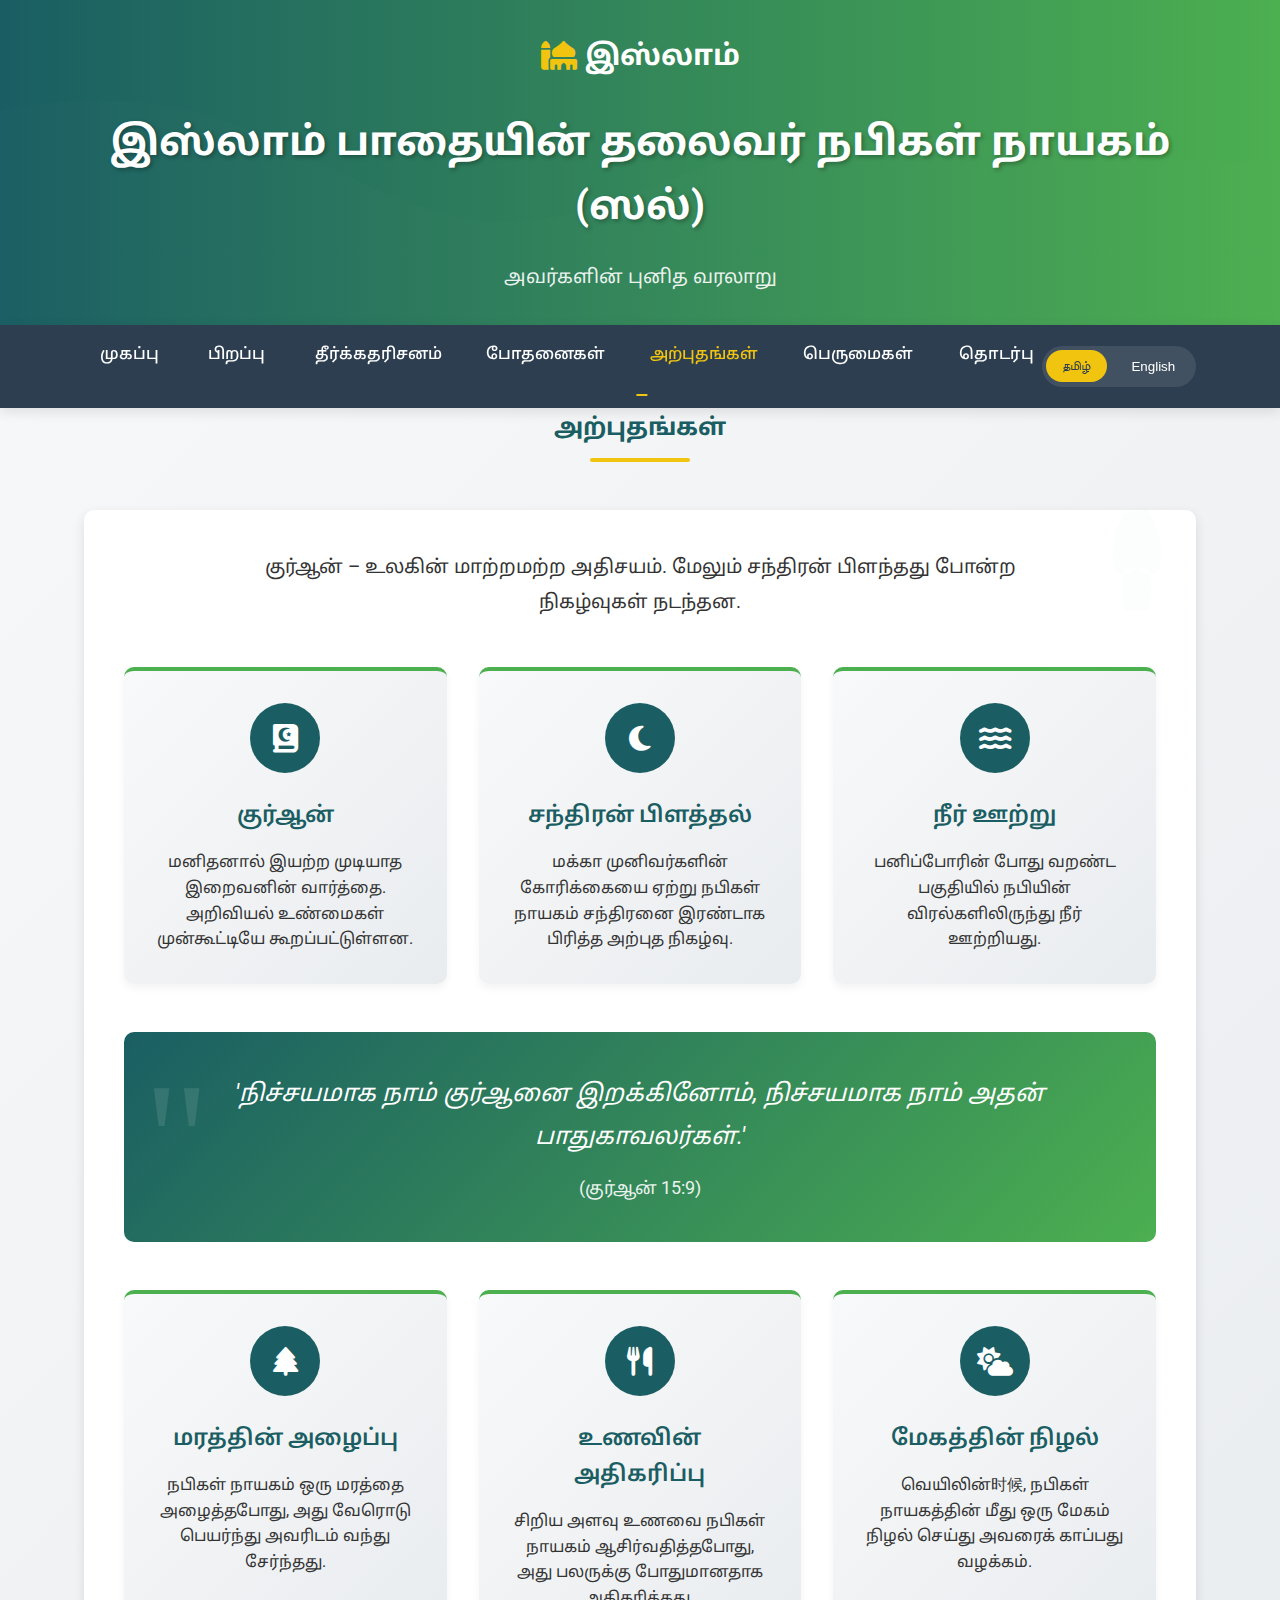
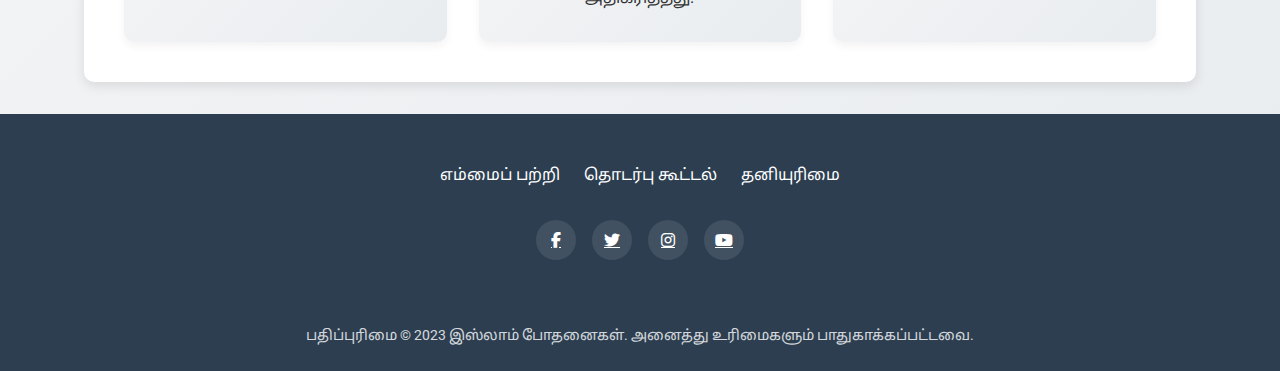
<file: miracles.html>
<!DOCTYPE html>
<html lang="ta">
<head>
    <meta charset="UTF-8">
    <meta name="viewport" content="width=device-width, initial-scale=1.0">
    <title>இஸ்லாம் அற்புதங்கள் - Islamic Miracles</title>
    <link rel="stylesheet" href="https://cdnjs.cloudflare.com/ajax/libs/font-awesome/6.4.0/css/all.min.css">
    <link href="https://fonts.googleapis.com/css2?family=Noto+Sans+Tamil:wght@400;600;700&family=Roboto:wght@300;400;500&display=swap" rel="stylesheet">
    <style>
        :root {
            --primary-color: #1a5e63;
            --secondary-color: #4caf50;
            --accent-color: #f1c40f;
            --light-color: #f8f9fa;
            --dark-color: #2c3e50;
            --text-color: #333;
            --text-light: #fff;
            --shadow: 0 4px 12px rgba(0, 0, 0, 0.1);
            --transition: all 0.3s ease;
            --border-radius: 10px;
        }
        
        * {
            margin: 0;
            padding: 0;
            box-sizing: border-box;
        }
        
        body {
            font-family: 'Roboto', 'Noto Sans Tamil', sans-serif;
            background: linear-gradient(135deg, #f8f9fa 0%, #e9ecef 100%);
            color: var(--text-color);
            line-height: 1.6;
            min-height: 100vh;
            display: flex;
            flex-direction: column;
        }
        
        .container {
            width: 90%;
            max-width: 1200px;
            margin: 0 auto;
            padding: 0 20px;
        }
        
        /* Header Styles */
        header {
            background: linear-gradient(to right, var(--primary-color), var(--secondary-color));
            color: var(--text-light);
            padding: 2rem 0;
            box-shadow: var(--shadow);
            position: relative;
            overflow: hidden;
        }
        
        header::before {
            content: '';
            position: absolute;
            top: 0;
            left: 0;
            right: 0;
            bottom: 0;
            background: url("data:image/svg+xml,%3Csvg xmlns='http://www.w3.org/2000/svg' viewBox='0 0 1440 320'%3E%3Cpath fill='%23ffffff' fill-opacity='0.1' d='M0,128L48,117.3C96,107,192,85,288,112C384,139,480,213,576,218.7C672,224,768,160,864,138.7C960,117,1056,139,1152,149.3C1248,160,1344,160,1392,160L1440,160L1440,320L1392,320C1344,320,1248,320,1152,320C1056,320,960,320,864,320C768,320,672,320,576,320C480,320,384,320,288,320C192,320,96,320,48,320L0,320Z'%3E%3C/path%3E%3C/svg%3E");
            background-size: cover;
            background-position: center;
            opacity: 0.1;
        }
        
        .header-content {
            position: relative;
            display: flex;
            flex-direction: column;
            align-items: center;
            gap: 1rem;
            text-align: center;
        }
        
        .logo {
            display: flex;
            align-items: center;
            gap: 0.5rem;
            font-size: 1.8rem;
            font-weight: 700;
            margin-bottom: 1rem;
        }
        
        .logo i {
            color: var(--accent-color);
        }
        
        .header-content h1 {
            font-size: 2.5rem;
            margin-bottom: 0.5rem;
            text-shadow: 2px 2px 4px rgba(0, 0, 0, 0.3);
            font-weight: 700;
        }
        
        .header-content p {
            font-size: 1.2rem;
            opacity: 0.9;
            max-width: 600px;
        }
        
        /* Navigation */
        nav {
            background-color: var(--dark-color);
            padding: 1rem 0;
            position: sticky;
            top: 0;
            z-index: 100;
            box-shadow: var(--shadow);
        }
        
        .nav-container {
            display: flex;
            justify-content: space-between;
            align-items: center;
        }
        
        .nav-links {
            display: flex;
            list-style: none;
            gap: 1.5rem;
        }
        
        .nav-links a {
            color: var(--text-light);
            text-decoration: none;
            font-weight: 500;
            padding: 0.5rem 1rem;
            border-radius: 4px;
            transition: var(--transition);
            position: relative;
        }
        
        .nav-links a:hover, .nav-links a.active {
            color: var(--accent-color);
        }
        
        .nav-links a::after {
            content: '';
            position: absolute;
            bottom: 0;
            left: 50%;
            transform: translateX(-50%);
            width: 0;
            height: 2px;
            background: var(--accent-color);
            transition: var(--transition);
        }
        
        .nav-links a:hover::after, .nav-links a.active::after {
            width: 70%;
        }
        
        /* Language Toggle */
        .lang-toggle {
            display: flex;
            gap: 0.5rem;
            background: rgba(255, 255, 255, 0.1);
            padding: 0.3rem;
            border-radius: 50px;
        }
        
        .lang-btn {
            background: transparent;
            border: none;
            color: var(--text-light);
            padding: 0.5rem 1rem;
            border-radius: 50px;
            cursor: pointer;
            transition: var(--transition);
            font-weight: 500;
        }
        
        .lang-btn:hover, .lang-btn.active {
            background: var(--accent-color);
            color: var(--dark-color);
        }
        
        /* Main Content */
        main {
            flex: 1;
            padding: 3rem 0;
        }
        
        .page-title {
            text-align: center;
            margin-bottom: 3rem;
            color: var(--primary-color);
            position: relative;
            padding-bottom: 1rem;
        }
        
        .page-title::after {
            content: '';
            position: absolute;
            bottom: 0;
            left: 50%;
            transform: translateX(-50%);
            width: 100px;
            height: 4px;
            background: var(--accent-color);
            border-radius: 2px;
        }
        
        /* Miracles Section */
        .miracles-container {
            background-color: white;
            border-radius: var(--border-radius);
            box-shadow: var(--shadow);
            padding: 2.5rem;
            margin-bottom: 2rem;
            position: relative;
            overflow: hidden;
        }
        
        .miracles-container::before {
            content: '';
            position: absolute;
            top: 0;
            right: 0;
            width: 100px;
            height: 100px;
            background: url("data:image/svg+xml,%3Csvg xmlns='http://www.w3.org/2000/svg' viewBox='0 0 512 512'%3E%3Cpath fill='%231a5e6320' d='M256 0c5.3 0 10.3 2.7 13.3 7.1c15.8 23.5 36.7 63.7 49.2 109c7.2 26.4 11.8 53.3 13.6 78.1c1.8 24.7 1 46.5-1.3 64.5c-2.2 18.1-5.9 32.2-10.8 42.7c-4.8 10.5-10.8 17.5-17.9 22.1c-7.1 4.6-15.2 7-24.3 7c-17.6 0-31.7-8.4-45.6-17.8c-13.9-9.4-27.9-19.1-45.6-19.1c-9.1 0-17.2 2.4-24.3 7c-7.1 4.6-13.1 11.6-17.9 22.1c-4.8 10.5-8.5 24.6-10.8 42.7c-2.3 18-3.1 39.8-1.3 64.5c1.8 24.8 6.4 51.7 13.6 78.1c12.5 45.3 33.4 85.5 49.2 109c3 4.5 8 7.1 13.3 7.1s10.3-2.7 13.3-7.1c15.8-23.5 36.7-63.7 49.2-109c7.2-26.4 11.8-53.3 13.6-78.1c1.8-24.7 1-46.5-1.3-64.5c-2.2-18.1-5.9-32.2-10.8-42.7c-4.8-10.5-10.8-17.5-17.9-22.1c-7.1-4.6-15.2-7-24.3-7c-17.6 0-31.7 8.4-45.6 17.8c-13.9 9.4-27.9 19.1-45.6 19.1c-9.1 0-17.2-2.4-24.3-7c-7.1-4.6-13.1-11.6-17.9-22.1c-4.8-10.5-8.5-24.6-10.8-42.7c-2.3-18-3.1-39.8-1.3-64.5c1.8-24.8 6.4-51.7 13.6-78.1c12.5-45.3 33.4-85.5 49.2-109C245.7 2.7 250.7 0 256 0z'/%3E%3C/svg%3E");
            background-size: contain;
            background-repeat: no-repeat;
            opacity: 0.1;
        }
        
        .miracles-intro {
            font-size: 1.2rem;
            text-align: center;
            margin-bottom: 3rem;
            line-height: 1.8;
            max-width: 800px;
            margin-left: auto;
            margin-right: auto;
        }
        
        .miracles-grid {
            display: grid;
            grid-template-columns: repeat(auto-fit, minmax(300px, 1fr));
            gap: 2rem;
            margin-top: 2rem;
        }
        
        .miracle-card {
            background: linear-gradient(135deg, #f8f9fa 0%, #e9ecef 100%);
            border-radius: var(--border-radius);
            padding: 2rem;
            transition: var(--transition);
            border-top: 4px solid var(--secondary-color);
            box-shadow: 0 4px 8px rgba(0, 0, 0, 0.05);
            display: flex;
            flex-direction: column;
            align-items: center;
            text-align: center;
        }
        
        .miracle-card:hover {
            transform: translateY(-5px);
            box-shadow: var(--shadow);
        }
        
        .miracle-icon {
            width: 70px;
            height: 70px;
            background: var(--primary-color);
            color: var(--text-light);
            border-radius: 50%;
            display: flex;
            align-items: center;
            justify-content: center;
            font-size: 1.8rem;
            margin-bottom: 1.5rem;
        }
        
        .miracle-title {
            font-size: 1.4rem;
            color: var(--primary-color);
            margin-bottom: 1rem;
            font-weight: 600;
        }
        
        .miracle-description {
            color: var(--text-color);
            line-height: 1.6;
        }
        
        /* Quran Highlight */
        .quran-highlight {
            background: linear-gradient(135deg, var(--primary-color) 0%, var(--secondary-color) 100%);
            color: var(--text-light);
            border-radius: var(--border-radius);
            padding: 2.5rem;
            margin: 3rem 0;
            text-align: center;
            position: relative;
            overflow: hidden;
        }
        
        .quran-highlight::before {
            content: '"';
            position: absolute;
            top: -20px;
            left: 20px;
            font-size: 10rem;
            opacity: 0.1;
            font-family: serif;
        }
        
        .quran-text {
            font-size: 1.5rem;
            font-style: italic;
            margin-bottom: 1rem;
            line-height: 1.8;
            position: relative;
            z-index: 1;
        }
        
        .quran-reference {
            font-size: 1.1rem;
            opacity: 0.9;
        }
        
        /* Footer */
        footer {
            background-color: var(--dark-color);
            color: var(--text-light);
            padding: 3rem 0 1.5rem;
            text-align: center;
            margin-top: auto;
        }
        
        .footer-content {
            display: flex;
            flex-direction: column;
            gap: 2rem;
        }
        
        .footer-nav {
            display: flex;
            justify-content: center;
            gap: 1.5rem;
            flex-wrap: wrap;
        }
        
        .footer-nav a {
            color: var(--text-light);
            text-decoration: none;
            transition: var(--transition);
        }
        
        .footer-nav a:hover {
            color: var(--accent-color);
        }
        
        .social-links {
            display: flex;
            justify-content: center;
            gap: 1rem;
        }
        
        .social-links a {
            display: flex;
            align-items: center;
            justify-content: center;
            width: 40px;
            height: 40px;
            background: rgba(255, 255, 255, 0.1);
            color: var(--text-light);
            border-radius: 50%;
            transition: var(--transition);
        }
        
        .social-links a:hover {
            background: var(--accent-color);
            color: var(--dark-color);
            transform: translateY(-3px);
        }
        
        .copyright {
            opacity: 0.8;
            font-size: 0.9rem;
            margin-top: 2rem;
        }
        
        /* Responsive Design */
        @media (max-width: 768px) {
            .nav-container {
                flex-direction: column;
                gap: 1rem;
            }
            
            .nav-links {
                flex-wrap: wrap;
                justify-content: center;
            }
            
            .header-content h1 {
                font-size: 2rem;
            }
            
            .miracles-grid {
                grid-template-columns: 1fr;
            }
            
            .miracles-container {
                padding: 1.5rem;
            }
        }
    </style>
</head>
<body>
    <!-- Header Section -->
    <header>
        <div class="container header-content">
            <div class="logo">
                <i class="fas fa-mosque"></i>
                <span data-ta="இஸ்லாம்" data-en="Islam">இஸ்லாம்</span>
            </div>
            <h1 data-ta="இஸ்லாம் பாதையின் தலைவர் நபிகள் நாயகம் (ஸல்)" 
                data-en="The Leader of Islam – Prophet Muhammad (ﷺ)">இஸ்லாம் பாதையின் தலைவர் நபிகள் நாயகம் (ஸல்)</h1>
            <p data-ta="அவர்களின் புனித வரலாறு" data-en="His Blessed History">அவர்களின் புனித வரலாறு</p>
        </div>
    </header>

    <!-- Navigation -->
    <nav>
        <div class="container nav-container">
            <ul class="nav-links">
                <li><a href="index.html" data-ta="முகப்பு" data-en="Home">முகப்பு</a></li>
                <li><a href="early-life.html" data-ta="பிறப்பு" data-en="Early Life">பிறப்பு</a></li>
                <li><a href="prophethood.html" data-ta="தீர்க்கதரிசனம்" data-en="Prophethood">தீர்க்கதரிசனம்</a></li>
                <li><a href="teachings.html" data-ta="போதனைகள்" data-en="Teachings">போதனைகள்</a></li>
                <li><a href="miracles.html" class="active" data-ta="அற்புதங்கள்" data-en="Miracles">அற்புதங்கள்</a></li>
                <li><a href="legacy.html" data-ta="பெருமைகள்" data-en="Legacy">பெருமைகள்</a></li>
                <li><a href="contact.html" data-ta="தொடர்பு" data-en="Contact">தொடர்பு</a></li>
            </ul>
            
            <div class="lang-toggle">
                <button class="lang-btn active" onclick="switchLang('ta')">தமிழ்</button>
                <button class="lang-btn" onclick="switchLang('en')">English</button>
            </div>
        </div>
    </nav>

    <!-- Main Content -->
    <main class="container">
        <h2 class="page-title" data-ta="அற்புதங்கள்" data-en="Miracles">அற்புதங்கள்</h2>
        
        <section class="miracles-container">
            <p class="miracles-intro" data-ta="குர்ஆன் – உலகின் மாற்றமற்ற அதிசயம். மேலும் சந்திரன் பிளந்தது போன்ற நிகழ்வுகள் நடந்தன."
               data-en="The Qur’an is the eternal miracle. Other miracles include the splitting of the moon.">
               குர்ஆன் – உலகின் மாற்றமற்ற அதிசயம். மேலும் சந்திரன் பிளந்தது போன்ற நிகழ்வுகள் நடந்தன.
            </p>
            
            <div class="miracles-grid">
                <div class="miracle-card">
                    <div class="miracle-icon">
                        <i class="fas fa-book-quran"></i>
                    </div>
                    <h3 class="miracle-title" data-ta="குர்ஆன்" data-en="The Quran">குர்ஆன்</h3>
                    <p class="miracle-description" data-ta="மனிதனால் இயற்ற முடியாத இறைவனின் வார்த்தை. அறிவியல் உண்மைகள் முன்கூட்டியே கூறப்பட்டுள்ளன."
                       data-en="The word of God that cannot be replicated by humans. Contains scientific facts revealed before their discovery.">
                       மனிதனால் இயற்ற முடியாத இறைவனின் வார்த்தை. அறிவியல் உண்மைகள் முன்கூட்டியே கூறப்பட்டுள்ளன.
                    </p>
                </div>
                
                <div class="miracle-card">
                    <div class="miracle-icon">
                        <i class="fas fa-moon"></i>
                    </div>
                    <h3 class="miracle-title" data-ta="சந்திரன் பிளத்தல்" data-en="Splitting of the Moon">சந்திரன் பிளத்தல்</h3>
                    <p class="miracle-description" data-ta="மக்கா முனிவர்களின் கோரிக்கையை ஏற்று நபிகள் நாயகம் சந்திரனை இரண்டாக பிரித்த அற்புத நிகழ்வு."
                       data-en="In response to the disbelievers' challenge, Prophet Muhammad split the moon into two parts.">
                       மக்கா முனிவர்களின் கோரிக்கையை ஏற்று நபிகள் நாயகம் சந்திரனை இரண்டாக பிரித்த அற்புத நிகழ்வு.
                    </p>
                </div>
                
                <div class="miracle-card">
                    <div class="miracle-icon">
                        <i class="fas fa-water"></i>
                    </div>
                    <h3 class="miracle-title" data-ta="நீர் ஊற்று" data-en="Water Spring">நீர் ஊற்று</h3>
                    <p class="miracle-description" data-ta="பனிப்போரின் போது வறண்ட பகுதியில் நபியின் விரல்களிலிருந்து நீர் ஊற்றியது."
                       data-en="During the Battle of Tabuk, water sprang from the Prophet's fingers to quench the thirst of his companions.">
                       பனிப்போரின் போது வறண்ட பகுதியில் நபியின் விரல்களிலிருந்து நீர் ஊற்றியது.
                    </p>
                </div>
            </div>
            
            <div class="quran-highlight">
                <p class="quran-text" data-ta="'நிச்சயமாக நாம் குர்ஆனை இறக்கினோம், நிச்சயமாக நாம் அதன் பாதுகாவலர்கள்.'" 
                   data-en="'Indeed, it is We who sent down the Qur'an and indeed, We will be its guardian.'">
                   'நிச்சயமாக நாம் குர்ஆனை இறக்கினோம், நிச்சயமாக நாம் அதன் பாதுகாவலர்கள்.'
                </p>
                <p class="quran-reference" data-ta="(குர்ஆன் 15:9)" data-en="(Quran 15:9)">(குர்ஆன் 15:9)</p>
            </div>
            
            <div class="miracles-grid">
                <div class="miracle-card">
                    <div class="miracle-icon">
                        <i class="fas fa-tree"></i>
                    </div>
                    <h3 class="miracle-title" data-ta="மரத்தின் அழைப்பு" data-en="Calling of the Tree">மரத்தின் அழைப்பு</h3>
                    <p class="miracle-description" data-ta="நபிகள் நாயகம் ஒரு மரத்தை அழைத்தபோது, அது வேரொடு பெயர்ந்து அவரிடம் வந்து சேர்ந்தது."
                       data-en="A tree trunk cried and yearned for the Prophet when he stopped using it as a pulpit, demonstrating his connection to creation.">
                       நபிகள் நாயகம் ஒரு மரத்தை அழைத்தபோது, அது வேரொடு பெயர்ந்து அவரிடம் வந்து சேர்ந்தது.
                    </p>
                </div>
                
                <div class="miracle-card">
                    <div class="miracle-icon">
                        <i class="fas fa-utensils"></i>
                    </div>
                    <h3 class="miracle-title" data-ta="உணவின் அதிகரிப்பு" data-en="Increase of Food">உணவின் அதிகரிப்பு</h3>
                    <p class="miracle-description" data-ta="சிறிய அளவு உணவை நபிகள் நாயகம் ஆசிர்வதித்தபோது, அது பலருக்கு போதுமானதாக அதிகரித்தது."
                       data-en="The Prophet blessed small amounts of food which then multiplied to feed large numbers of people.">
                       சிறிய அளவு உணவை நபிகள் நாயகம் ஆசிர்வதித்தபோது, அது பலருக்கு போதுமானதாக அதிகரித்தது.
                    </p>
                </div>
                
                <div class="miracle-card">
                    <div class="miracle-icon">
                        <i class="fas fa-cloud-sun"></i>
                    </div>
                    <h3 class="miracle-title" data-ta="மேகத்தின் நிழல்" data-en="Cloud's Shade">மேகத்தின் நிழல்</h3>
                    <p class="miracle-description" data-ta="வெயிலின்时候, நபிகள் நாயகத்தின் மீது ஒரு மேகம் நிழல் செய்து அவரைக் காப்பது வழக்கம்."
                       data-en="A cloud would provide shade for the Prophet during his travels, protecting him from the sun's heat.">
                       வெயிலின்时候, நபிகள் நாயகத்தின் மீது ஒரு மேகம் நிழல் செய்து அவரைக் காப்பது வழக்கம்.
                    </p>
                </div>
            </div>
        </section>
    </main>

    <!-- Footer -->
    <footer>
        <div class="container footer-content">
            <div class="footer-nav">
                <a href="about.html" data-ta="எம்மைப் பற்றி" data-en="About Us">எம்மைப் பற்றி</a>
                <a href="contact.html" data-ta="தொடர்பு கூட்டல்" data-en="Contact">தொடர்பு கூட்டல்</a>
                <a href="privacy.html" data-ta="தனியுரிமை" data-en="Privacy">தனியுரிமை</a>
            </div>
            
            <div class="social-links">
                <a href="#"><i class="fab fa-facebook-f"></i></a>
                <a href="#"><i class="fab fa-twitter"></i></a>
                <a href="#"><i class="fab fa-instagram"></i></a>
                <a href="#"><i class="fab fa-youtube"></i></a>
            </div>
            
            <p class="copyright" data-ta="பதிப்புரிமை © 2023 இஸ்லாம் போதனைகள். அனைத்து உரிமைகளும் பாதுகாக்கப்பட்டவை." 
               data-en="Copyright © 2023 Islamic Teachings. All rights reserved.">
                பதிப்புரிமை © 2023 இஸ்லாம் போதனைகள். அனைத்து உரிமைகளும் பாதுகாக்கப்பட்டவை.
            </p>
        </div>
    </footer>

    <script>
        // Language switching functionality
        function switchLang(lang) {
            document.querySelectorAll('[data-ta]').forEach(element => {
                if (lang === 'ta') {
                    element.textContent = element.getAttribute('data-ta');
                } else if (lang === 'en') {
                    element.textContent = element.getAttribute('data-en');
                }
            });
            
            // Update active button state
            document.querySelectorAll('.lang-btn').forEach(btn => {
                btn.classList.remove('active');
            });
            document.querySelector(`.lang-btn[onclick="switchLang('${lang}')"]`).classList.add('active');
            
            // Update HTML lang attribute
            document.documentElement.setAttribute('lang', lang);
        }
        
        // Initialize page with Tamil language
        document.addEventListener('DOMContentLoaded', function() {
            switchLang('ta');
        });
    </script>
</body>
</html>
</file>
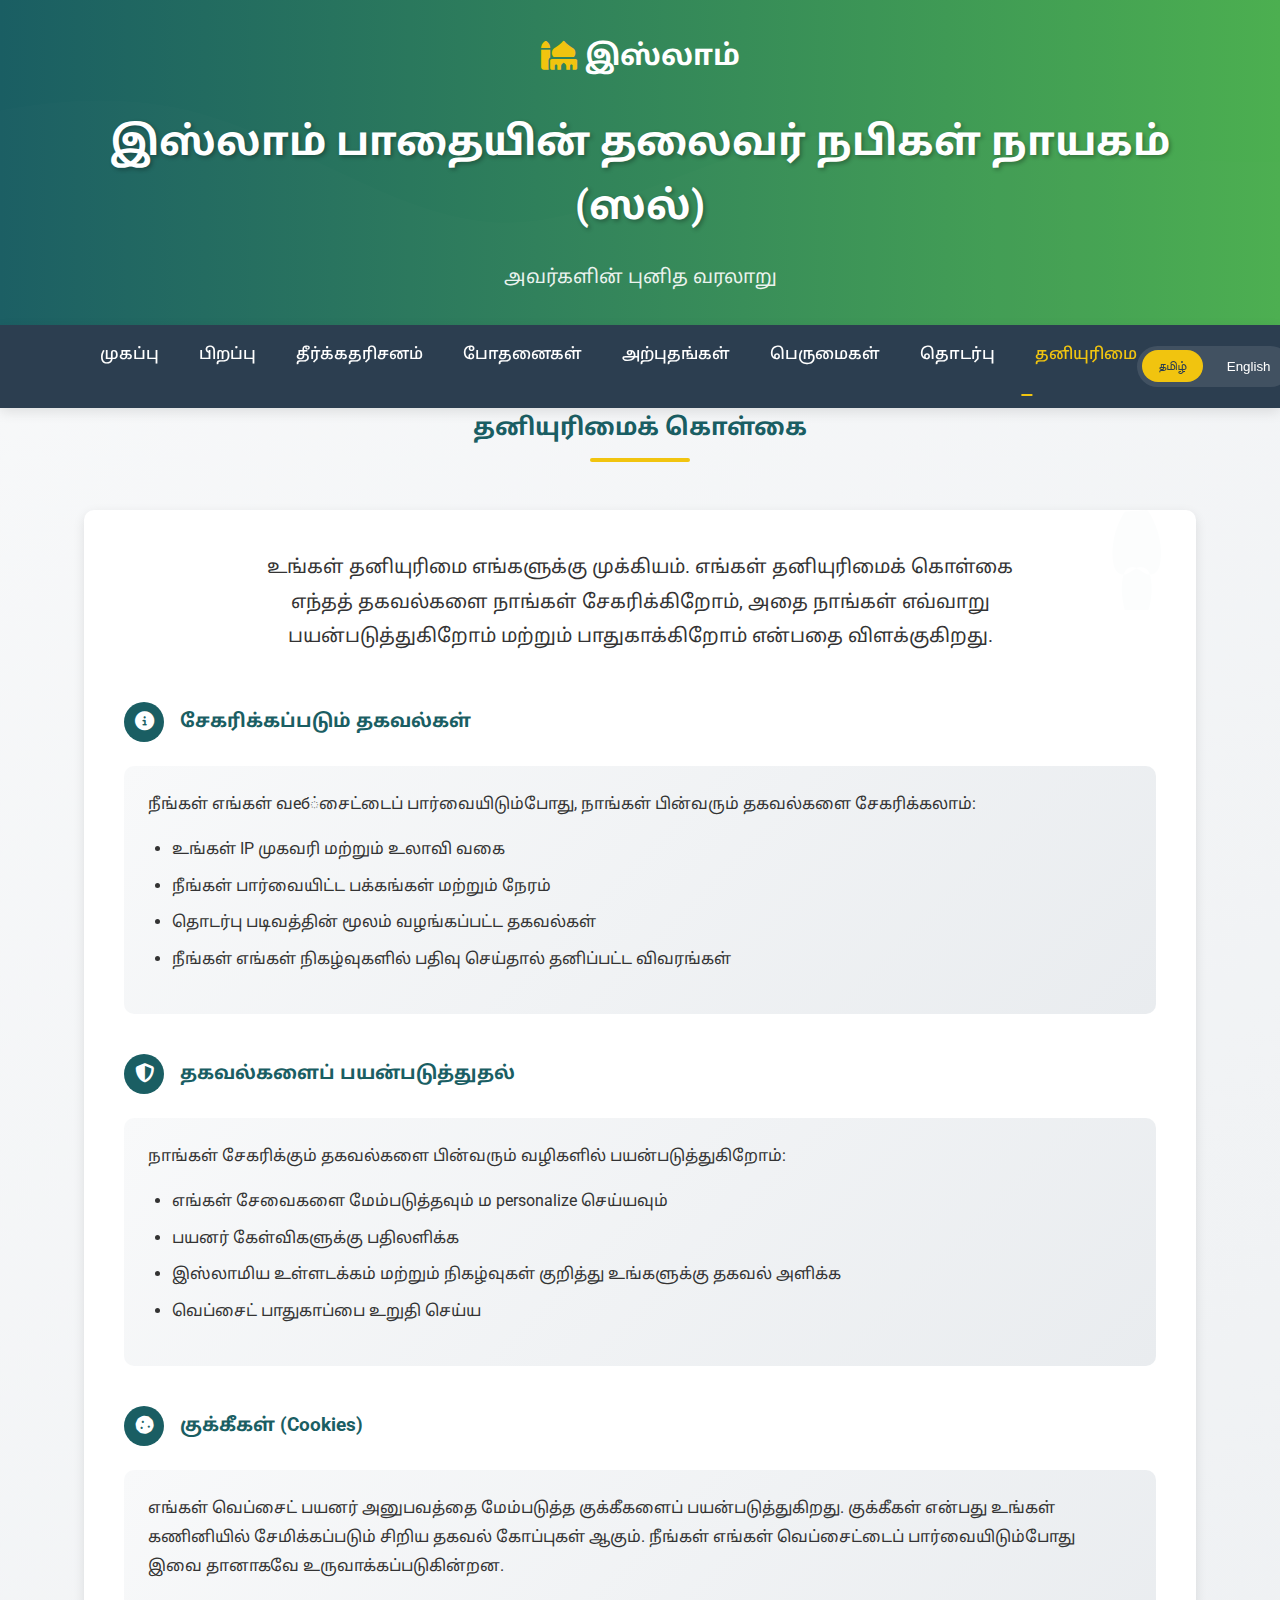
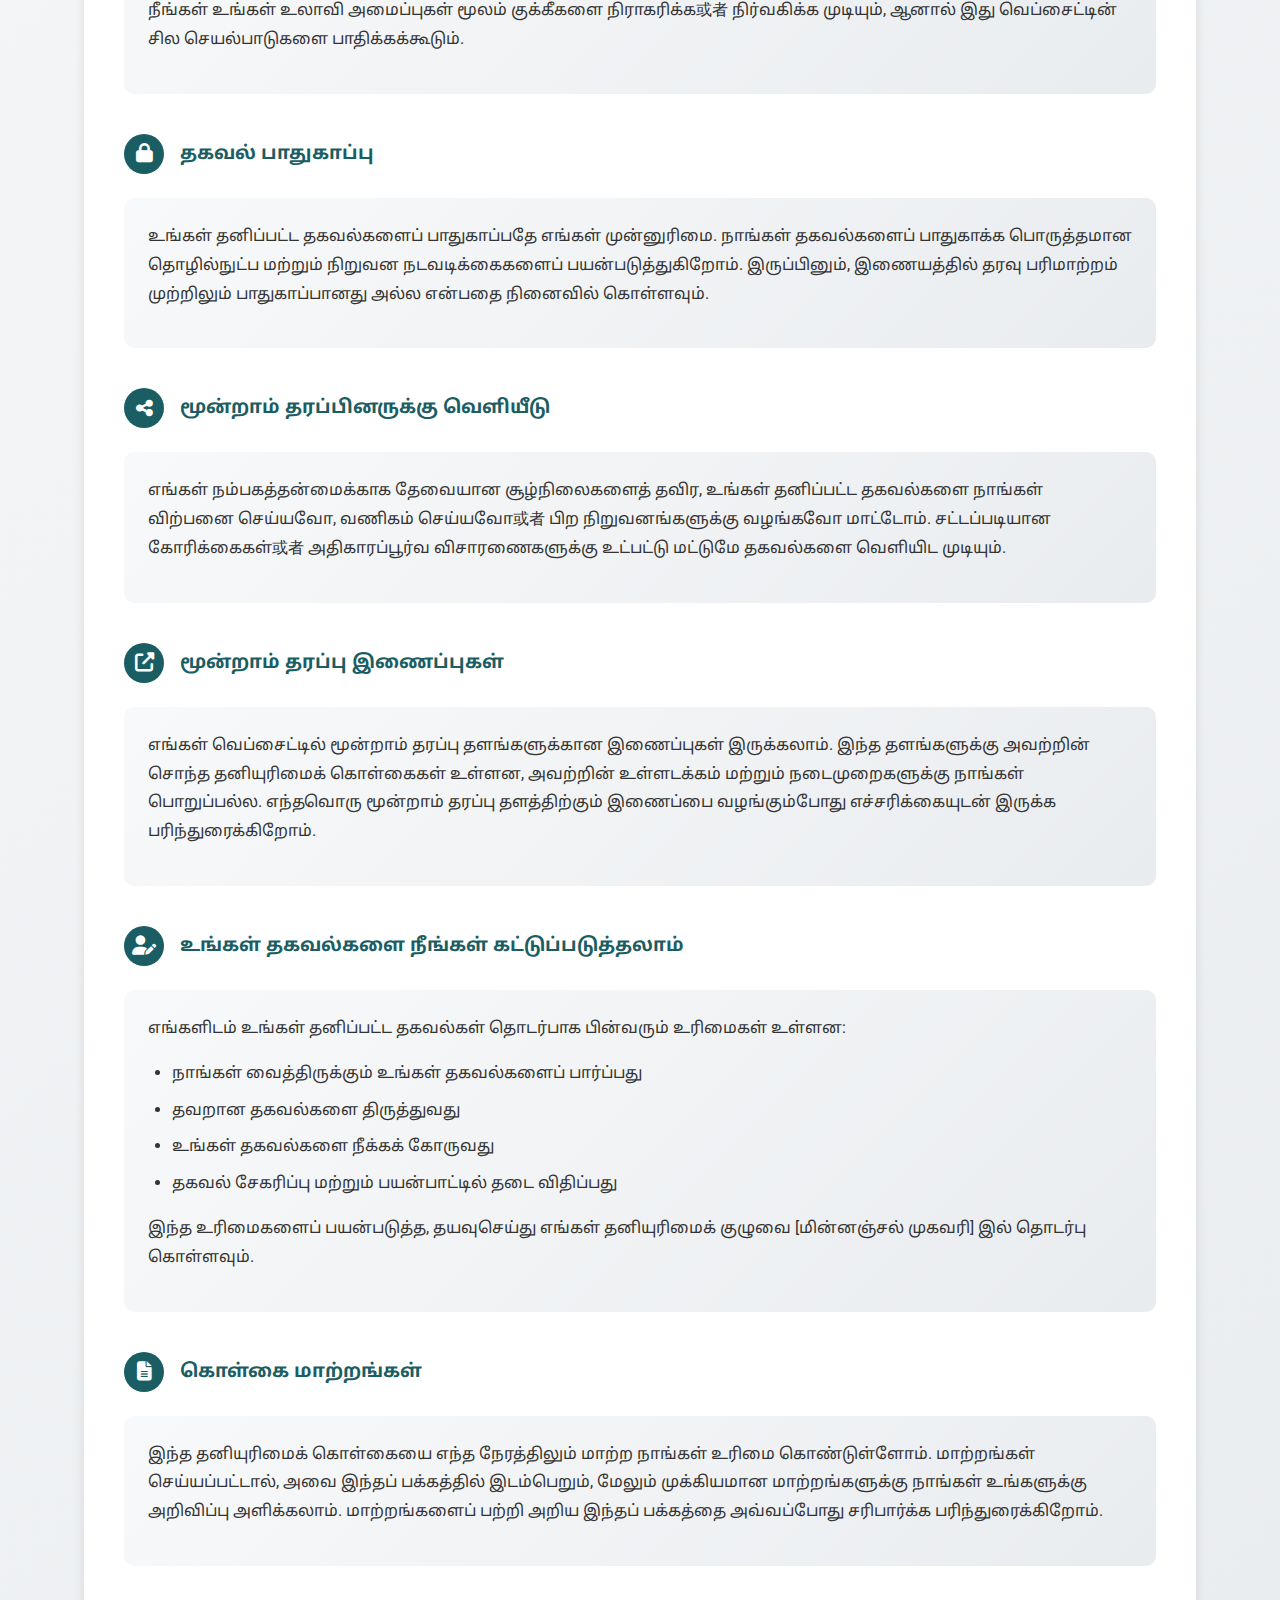
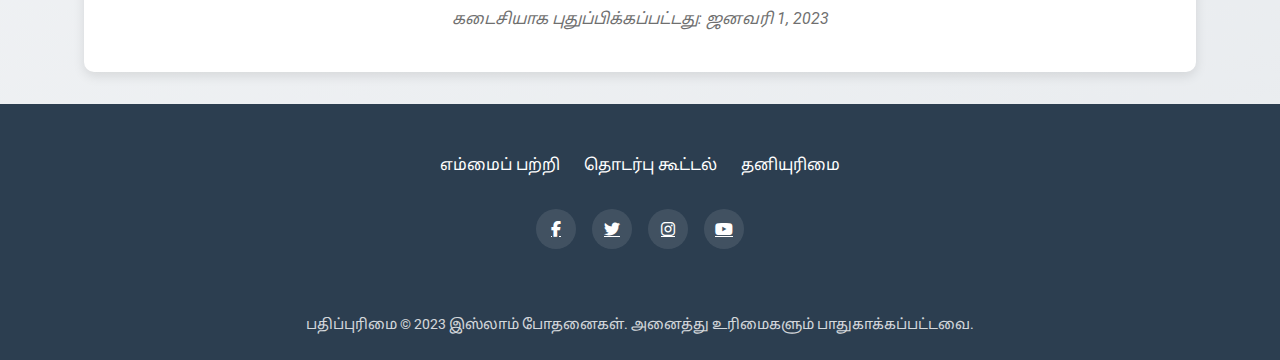
<file: privacy.html>
<!DOCTYPE html>
<html lang="ta">
<head>
    <meta charset="UTF-8">
    <meta name="viewport" content="width=device-width, initial-scale=1.0">
    <title>தனியுரிமைக் கொள்கை - Privacy Policy | இஸ்லாம்</title>
    <link rel="stylesheet" href="https://cdnjs.cloudflare.com/ajax/libs/font-awesome/6.4.0/css/all.min.css">
    <link href="https://fonts.googleapis.com/css2?family=Noto+Sans+Tamil:wght@400;600;700&family=Roboto:wght@300;400;500&display=swap" rel="stylesheet">
    <style>
        :root {
            --primary-color: #1a5e63;
            --secondary-color: #4caf50;
            --accent-color: #f1c40f;
            --light-color: #f8f9fa;
            --dark-color: #2c3e50;
            --text-color: #333;
            --text-light: #fff;
            --shadow: 0 4px 12px rgba(0, 0, 0, 0.1);
            --transition: all 0.3s ease;
            --border-radius: 10px;
        }
        
        * {
            margin: 0;
            padding: 0;
            box-sizing: border-box;
        }
        
        body {
            font-family: 'Roboto', 'Noto Sans Tamil', sans-serif;
            background: linear-gradient(135deg, #f8f9fa 0%, #e9ecef 100%);
            color: var(--text-color);
            line-height: 1.6;
            min-height: 100vh;
            display: flex;
            flex-direction: column;
        }
        
        .container {
            width: 90%;
            max-width: 1200px;
            margin: 0 auto;
            padding: 0 20px;
        }
        
        /* Header Styles */
        header {
            background: linear-gradient(to right, var(--primary-color), var(--secondary-color));
            color: var(--text-light);
            padding: 2rem 0;
            box-shadow: var(--shadow);
            position: relative;
            overflow: hidden;
        }
        
        header::before {
            content: '';
            position: absolute;
            top: 0;
            left: 0;
            right: 0;
            bottom: 0;
            background: url("data:image/svg+xml,%3Csvg xmlns='http://www.w3.org/2000/svg' viewBox='0 0 1440 320'%3E%3Cpath fill='%23ffffff' fill-opacity='0.1' d='M0,128L48,117.3C96,107,192,85,288,112C384,139,480,213,576,218.7C672,224,768,160,864,138.7C960,117,1056,139,1152,149.3C1248,160,1344,160,1392,160L1440,160L1440,320L1392,320C1344,320,1248,320,1152,320C1056,320,960,320,864,320C768,320,672,320,576,320C480,320,384,320,288,320C192,320,96,320,48,320L0,320Z'%3E%3C/path%3E%3C/svg%3E");
            background-size: cover;
            background-position: center;
            opacity: 0.1;
        }
        
        .header-content {
            position: relative;
            display: flex;
            flex-direction: column;
            align-items: center;
            gap: 1rem;
            text-align: center;
        }
        
        .logo {
            display: flex;
            align-items: center;
            gap: 0.5rem;
            font-size: 1.8rem;
            font-weight: 700;
            margin-bottom: 1rem;
        }
        
        .logo i {
            color: var(--accent-color);
        }
        
        .header-content h1 {
            font-size: 2.5rem;
            margin-bottom: 0.5rem;
            text-shadow: 2px 2px 4px rgba(0, 0, 0, 0.3);
            font-weight: 700;
        }
        
        .header-content p {
            font-size: 1.2rem;
            opacity: 0.9;
            max-width: 600px;
        }
        
        /* Navigation */
        nav {
            background-color: var(--dark-color);
            padding: 1rem 0;
            position: sticky;
            top: 0;
            z-index: 100;
            box-shadow: var(--shadow);
        }
        
        .nav-container {
            display: flex;
            justify-content: space-between;
            align-items: center;
        }
        
        .nav-links {
            display: flex;
            list-style: none;
            gap: 1.5rem;
        }
        
        .nav-links a {
            color: var(--text-light);
            text-decoration: none;
            font-weight: 500;
            padding: 0.5rem 1rem;
            border-radius: 4px;
            transition: var(--transition);
            position: relative;
        }
        
        .nav-links a:hover, .nav-links a.active {
            color: var(--accent-color);
        }
        
        .nav-links a::after {
            content: '';
            position: absolute;
            bottom: 0;
            left: 50%;
            transform: translateX(-50%);
            width: 0;
            height: 2px;
            background: var(--accent-color);
            transition: var(--transition);
        }
        
        .nav-links a:hover::after, .nav-links a.active::after {
            width: 70%;
        }
        
        /* Language Toggle */
        .lang-toggle {
            display: flex;
            gap: 0.5rem;
            background: rgba(255, 255, 255, 0.1);
            padding: 0.3rem;
            border-radius: 50px;
        }
        
        .lang-btn {
            background: transparent;
            border: none;
            color: var(--text-light);
            padding: 0.5rem 1rem;
            border-radius: 50px;
            cursor: pointer;
            transition: var(--transition);
            font-weight: 500;
        }
        
        .lang-btn:hover, .lang-btn.active {
            background: var(--accent-color);
            color: var(--dark-color);
        }
        
        /* Main Content */
        main {
            flex: 1;
            padding: 3rem 0;
        }
        
        .page-title {
            text-align: center;
            margin-bottom: 3rem;
            color: var(--primary-color);
            position: relative;
            padding-bottom: 1rem;
        }
        
        .page-title::after {
            content: '';
            position: absolute;
            bottom: 0;
            left: 50%;
            transform: translateX(-50%);
            width: 100px;
            height: 4px;
            background: var(--accent-color);
            border-radius: 2px;
        }
        
        /* Policy Section */
        .policy-container {
            background-color: white;
            border-radius: var(--border-radius);
            box-shadow: var(--shadow);
            padding: 2.5rem;
            margin-bottom: 2rem;
            position: relative;
            overflow: hidden;
        }
        
        .policy-container::before {
            content: '';
            position: absolute;
            top: 0;
            right: 0;
            width: 100px;
            height: 100px;
            background: url("data:image/svg+xml,%3Csvg xmlns='http://www.w3.org/2000/svg' viewBox='0 0 512 512'%3E%3Cpath fill='%231a5e6320' d='M256 0c5.3 0 10.3 2.7 13.3 7.1c15.8 23.5 36.7 63.7 49.2 109c7.2 26.4 11.8 53.3 13.6 78.1c1.8 24.7 1 46.5-1.3 64.5c-2.2 18.1-5.9 32.2-10.8 42.7c-4.8 10.5-10.8 17.5-17.9 22.1c-7.1 4.6-15.2 7-24.3 7c-17.6 0-31.7-8.4-45.6-17.8c-13.9-9.4-27.9-19.1-45.6-19.1c-9.1 0-17.2 2.4-24.3 7c-7.1 4.6-13.1 11.6-17.9 22.1c-4.8 10.5-8.5 24.6-10.8 42.7c-2.3 18-3.1 39.8-1.3 64.5c1.8 24.8 6.4 51.7 13.6 78.1c12.5 45.3 33.4 85.5 49.2 109c3 4.5 8 7.1 13.3 7.1s10.3-2.7 13.3-7.1c15.8-23.5 36.7-63.7 49.2-109c7.2-26.4 11.8-53.3 13.6-78.1c1.8-24.7 1-46.5-1.3-64.5c-2.2-18.1-5.9-32.2-10.8-42.7c-4.8-10.5-10.8-17.5-17.9-22.1c-7.1-4.6-15.2-7-24.3-7c-17.6 0-31.7 8.4-45.6 17.8c-13.9 9.4-27.9 19.1-45.6 19.1c-9.1 0-17.2-2.4-24.3-7c-7.1-4.6-13.1-11.6-17.9-22.1c-4.8-10.5-8.5-24.6-10.8-42.7c-2.3-18-3.1-39.8-1.3-64.5c1.8-24.8 6.4-51.7 13.6-78.1c12.5-45.3 33.4-85.5 49.2-109C245.7 2.7 250.7 0 256 0z'/%3E%3C/svg%3E");
            background-size: contain;
            background-repeat: no-repeat;
            opacity: 0.1;
        }
        
        .policy-intro {
            font-size: 1.2rem;
            text-align: center;
            margin-bottom: 3rem;
            line-height: 1.8;
            max-width: 800px;
            margin-left: auto;
            margin-right: auto;
        }
        
        .policy-section {
            margin-bottom: 2.5rem;
        }
        
        .policy-heading {
            display: flex;
            align-items: center;
            gap: 1rem;
            margin-bottom: 1.5rem;
            color: var(--primary-color);
        }
        
        .policy-icon {
            width: 40px;
            height: 40px;
            background: var(--primary-color);
            color: var(--text-light);
            border-radius: 50%;
            display: flex;
            align-items: center;
            justify-content: center;
            font-size: 1.2rem;
        }
        
        .policy-content {
            background: linear-gradient(135deg, #f8f9fa 0%, #e9ecef 100%);
            border-radius: var(--border-radius);
            padding: 1.5rem;
            line-height: 1.8;
        }
        
        .policy-content p {
            margin-bottom: 1rem;
        }
        
        .policy-content ul {
            margin-left: 1.5rem;
            margin-bottom: 1rem;
        }
        
        .policy-content li {
            margin-bottom: 0.5rem;
        }
        
        .last-updated {
            text-align: center;
            font-style: italic;
            margin-top: 2rem;
            opacity: 0.7;
        }
        
        /* Footer */
        footer {
            background-color: var(--dark-color);
            color: var(--text-light);
            padding: 3rem 0 1.5rem;
            text-align: center;
            margin-top: auto;
        }
        
        .footer-content {
            display: flex;
            flex-direction: column;
            gap: 2rem;
        }
        
        .footer-nav {
            display: flex;
            justify-content: center;
            gap: 1.5rem;
            flex-wrap: wrap;
        }
        
        .footer-nav a {
            color: var(--text-light);
            text-decoration: none;
            transition: var(--transition);
        }
        
        .footer-nav a:hover {
            color: var(--accent-color);
        }
        
        .social-links {
            display: flex;
            justify-content: center;
            gap: 1rem;
        }
        
        .social-links a {
            display: flex;
            align-items: center;
            justify-content: center;
            width: 40px;
            height: 40px;
            background: rgba(255, 255, 255, 0.1);
            color: var(--text-light);
            border-radius: 50%;
            transition: var(--transition);
        }
        
        .social-links a:hover {
            background: var(--accent-color);
            color: var(--dark-color);
            transform: translateY(-3px);
        }
        
        .copyright {
            opacity: 0.8;
            font-size: 0.9rem;
            margin-top: 2rem;
        }
        
        /* Responsive Design */
        @media (max-width: 768px) {
            .nav-container {
                flex-direction: column;
                gap: 1rem;
            }
            
            .nav-links {
                flex-wrap: wrap;
                justify-content: center;
            }
            
            .header-content h1 {
                font-size: 2rem;
            }
            
            .policy-container {
                padding: 1.5rem;
            }
            
            .policy-heading {
                flex-direction: column;
                text-align: center;
                gap: 0.5rem;
            }
        }
    </style>
</head>
<body>
    <!-- Header Section -->
    <header>
        <div class="container header-content">
            <div class="logo">
                <i class="fas fa-mosque"></i>
                <span data-ta="இஸ்லாம்" data-en="Islam">இஸ்லாம்</span>
            </div>
            <h1 data-ta="இஸ்லாம் பாதையின் தலைவர் நபிகள் நாயகம் (ஸல்)" 
                data-en="The Leader of Islam – Prophet Muhammad (ﷺ)">இஸ்லாம் பாதையின் தலைவர் நபிகள் நாயகம் (ஸல்)</h1>
            <p data-ta="அவர்களின் புனித வரலாறு" data-en="His Blessed History">அவர்களின் புனித வரலாறு</p>
        </div>
    </header>

    <!-- Navigation -->
    <nav>
        <div class="container nav-container">
            <ul class="nav-links">
                <li><a href="index.html" data-ta="முகப்பு" data-en="Home">முகப்பு</a></li>
                <li><a href="early-life.html" data-ta="பிறப்பு" data-en="Early Life">பிறப்பு</a></li>
                <li><a href="prophethood.html" data-ta="தீர்க்கதரிசனம்" data-en="Prophethood">தீர்க்கதரிசனம்</a></li>
                <li><a href="teachings.html" data-ta="போதனைகள்" data-en="Teachings">போதனைகள்</a></li>
                <li><a href="miracles.html" data-ta="அற்புதங்கள்" data-en="Miracles">அற்புதங்கள்</a></li>
                <li><a href="legacy.html" data-ta="பெருமைகள்" data-en="Legacy">பெருமைகள்</a></li>
                <li><a href="contact.html" data-ta="தொடர்பு" data-en="Contact">தொடர்பு</a></li>
                <li><a href="privacy.html" class="active" data-ta="தனியுரிமை" data-en="Privacy">தனியுரிமை</a></li>
            </ul>
            
            <div class="lang-toggle">
                <button class="lang-btn active" onclick="switchLang('ta')">தமிழ்</button>
                <button class="lang-btn" onclick="switchLang('en')">English</button>
            </div>
        </div>
    </nav>

    <!-- Main Content -->
    <main class="container">
        <h2 class="page-title" data-ta="தனியுரிமைக் கொள்கை" data-en="Privacy Policy">தனியுரிமைக் கொள்கை</h2>
        
        <section class="policy-container">
            <p class="policy-intro" data-ta="உங்கள் தனியுரிமை எங்களுக்கு முக்கியம். எங்கள் தனியுரிமைக் கொள்கை எந்தத் தகவல்களை நாங்கள் சேகரிக்கிறோம், அதை நாங்கள் எவ்வாறு பயன்படுத்துகிறோம் மற்றும் பாதுகாக்கிறோம் என்பதை விளக்குகிறது."
               data-en="Your privacy is important to us. This privacy policy explains what information we collect, how we use and protect it.">
               உங்கள் தனியுரிமை எங்களுக்கு முக்கியம். எங்கள் தனியுரிமைக் கொள்கை எந்தத் தகவல்களை நாங்கள் சேகரிக்கிறோம், அதை நாங்கள் எவ்வாறு பயன்படுத்துகிறோம் மற்றும் பாதுகாக்கிறோம் என்பதை விளக்குகிறது.
            </p>
            
            <div class="policy-section">
                <div class="policy-heading">
                    <div class="policy-icon">
                        <i class="fas fa-info-circle"></i>
                    </div>
                    <h3 data-ta="சேகரிக்கப்படும் தகவல்கள்" data-en="Information We Collect">சேகரிக்கப்படும் தகவல்கள்</h3>
                </div>
                <div class="policy-content">
                    <p data-ta="நீங்கள் எங்கள் வеб்சைட்டைப் பார்வையிடும்போது, நாங்கள் பின்வரும் தகவல்களை சேகரிக்கலாம்:"
                       data-en="When you visit our website, we may collect the following information:">
                       நீங்கள் எங்கள் வеб்சைட்டைப் பார்வையிடும்போது, நாங்கள் பின்வரும் தகவல்களை சேகரிக்கலாம்:
                    </p>
                    <ul>
                        <li data-ta="உங்கள் IP முகவரி மற்றும் உலாவி வகை" data-en="Your IP address and browser type">உங்கள் IP முகவரி மற்றும் உலாவி வகை</li>
                        <li data-ta="நீங்கள் பார்வையிட்ட பக்கங்கள் மற்றும் நேரம்" data-en="Pages you visited and time spent">நீங்கள் பார்வையிட்ட பக்கங்கள் மற்றும் நேரம்</li>
                        <li data-ta="தொடர்பு படிவத்தின் மூலம் வழங்கப்பட்ட தகவல்கள்" data-en="Information provided through contact forms">தொடர்பு படிவத்தின் மூலம் வழங்கப்பட்ட தகவல்கள்</li>
                        <li data-ta="நீங்கள் எங்கள் நிகழ்வுகளில் பதிவு செய்தால் தனிப்பட்ட விவரங்கள்" data-en="Personal details if you register for our events">நீங்கள் எங்கள் நிகழ்வுகளில் பதிவு செய்தால் தனிப்பட்ட விவரங்கள்</li>
                    </ul>
                </div>
            </div>
            
            <div class="policy-section">
                <div class="policy-heading">
                    <div class="policy-icon">
                        <i class="fas fa-shield-alt"></i>
                    </div>
                    <h3 data-ta="தகவல்களைப் பயன்படுத்துதல்" data-en="How We Use Information">தகவல்களைப் பயன்படுத்துதல்</h3>
                </div>
                <div class="policy-content">
                    <p data-ta="நாங்கள் சேகரிக்கும் தகவல்களை பின்வரும் வழிகளில் பயன்படுத்துகிறோம்:"
                       data-en="We use the information we collect in the following ways:">
                       நாங்கள் சேகரிக்கும் தகவல்களை பின்வரும் வழிகளில் பயன்படுத்துகிறோம்:
                    </p>
                    <ul>
                        <li data-ta="எங்கள் சேவைகளை மேம்படுத்தவும் ம personalize செய்யவும்" data-en="To improve and personalize our services">எங்கள் சேவைகளை மேம்படுத்தவும் ம personalize செய்யவும்</li>
                        <li data-ta="பயனர் கேள்விகளுக்கு பதிலளிக்க" data-en="To respond to user inquiries">பயனர் கேள்விகளுக்கு பதிலளிக்க</li>
                        <li data-ta="இஸ்லாமிய உள்ளடக்கம் மற்றும் நிகழ்வுகள் குறித்து உங்களுக்கு தகவல் அளிக்க" data-en="To inform you about Islamic content and events">இஸ்லாமிய உள்ளடக்கம் மற்றும் நிகழ்வுகள் குறித்து உங்களுக்கு தகவல் அளிக்க</li>
                        <li data-ta="வெப்சைட் பாதுகாப்பை உறுதி செய்ய" data-en="To ensure website security">வெப்சைட் பாதுகாப்பை உறுதி செய்ய</li>
                    </ul>
                </div>
            </div>
            
            <div class="policy-section">
                <div class="policy-heading">
                    <div class="policy-icon">
                        <i class="fas fa-cookie"></i>
                    </div>
                    <h3 data-ta="குக்கீகள் (Cookies)" data-en="Cookies">குக்கீகள் (Cookies)</h3>
                </div>
                <div class="policy-content">
                    <p data-ta="எங்கள் வெப்சைட் பயனர் அனுபவத்தை மேம்படுத்த குக்கீகளைப் பயன்படுத்துகிறது. குக்கீகள் என்பது உங்கள் கணினியில் சேமிக்கப்படும் சிறிய தகவல் கோப்புகள் ஆகும். நீங்கள் எங்கள் வெப்சைட்டைப் பார்வையிடும்போது இவை தானாகவே உருவாக்கப்படுகின்றன."
                       data-en="Our website uses cookies to enhance user experience. Cookies are small information files stored on your computer. They are created automatically when you visit our website.">
                       எங்கள் வெப்சைட் பயனர் அனுபவத்தை மேம்படுத்த குக்கீகளைப் பயன்படுத்துகிறது. குக்கீகள் என்பது உங்கள் கணினியில் சேமிக்கப்படும் சிறிய தகவல் கோப்புகள் ஆகும். நீங்கள் எங்கள் வெப்சைட்டைப் பார்வையிடும்போது இவை தானாகவே உருவாக்கப்படுகின்றன.
                    </p>
                    <p data-ta="நீங்கள் உங்கள் உலாவி அமைப்புகள் மூலம் குக்கீகளை நிராகரிக்க或者 நிர்வகிக்க முடியும், ஆனால் இது வெப்சைட்டின் சில செயல்பாடுகளை பாதிக்கக்கூடும்."
                       data-en="You can reject or manage cookies through your browser settings, but this may affect some website functionality.">
                       நீங்கள் உங்கள் உலாவி அமைப்புகள் மூலம் குக்கீகளை நிராகரிக்க或者 நிர்வகிக்க முடியும், ஆனால் இது வெப்சைட்டின் சில செயல்பாடுகளை பாதிக்கக்கூடும்.
                    </p>
                </div>
            </div>
            
            <div class="policy-section">
                <div class="policy-heading">
                    <div class="policy-icon">
                        <i class="fas fa-lock"></i>
                    </div>
                    <h3 data-ta="தகவல் பாதுகாப்பு" data-en="Data Security">தகவல் பாதுகாப்பு</h3>
                </div>
                <div class="policy-content">
                    <p data-ta="உங்கள் தனிப்பட்ட தகவல்களைப் பாதுகாப்பதே எங்கள் முன்னுரிமை. நாங்கள் தகவல்களைப் பாதுகாக்க பொருத்தமான தொழில்நுட்ப மற்றும் நிறுவன நடவடிக்கைகளைப் பயன்படுத்துகிறோம். இருப்பினும், இணையத்தில் தரவு பரிமாற்றம் முற்றிலும் பாதுகாப்பானது அல்ல என்பதை நினைவில் கொள்ளவும்."
                       data-en="Protecting your personal information is our priority. We use appropriate technical and organizational measures to safeguard information. However, please remember that data transmission over the internet is not completely secure.">
                       உங்கள் தனிப்பட்ட தகவல்களைப் பாதுகாப்பதே எங்கள் முன்னுரிமை. நாங்கள் தகவல்களைப் பாதுகாக்க பொருத்தமான தொழில்நுட்ப மற்றும் நிறுவன நடவடிக்கைகளைப் பயன்படுத்துகிறோம். இருப்பினும், இணையத்தில் தரவு பரிமாற்றம் முற்றிலும் பாதுகாப்பானது அல்ல என்பதை நினைவில் கொள்ளவும்.
                    </p>
                </div>
            </div>
            
            <div class="policy-section">
                <div class="policy-heading">
                    <div class="policy-icon">
                        <i class="fas fa-share-alt"></i>
                    </div>
                    <h3 data-ta="மூன்றாம் தரப்பினருக்கு வெளியீடு" data-en="Third-Party Disclosure">மூன்றாம் தரப்பினருக்கு வெளியீடு</h3>
                </div>
                <div class="policy-content">
                    <p data-ta="எங்கள் நம்பகத்தன்மைக்காக தேவையான சூழ்நிலைகளைத் தவிர, உங்கள் தனிப்பட்ட தகவல்களை நாங்கள் விற்பனை செய்யவோ, வணிகம் செய்யவோ或者 பிற நிறுவனங்களுக்கு வழங்கவோ மாட்டோம். சட்டப்படியான கோரிக்கைகள்或者 அதிகாரப்பூர்வ விசாரணைகளுக்கு உட்பட்டு மட்டுமே தகவல்களை வெளியிட முடியும்."
                       data-en="We do not sell, trade, or otherwise transfer your personal information to outside parties except for reliability purposes. Information may only be released subject to legal requests or official investigations.">
                       எங்கள் நம்பகத்தன்மைக்காக தேவையான சூழ்நிலைகளைத் தவிர, உங்கள் தனிப்பட்ட தகவல்களை நாங்கள் விற்பனை செய்யவோ, வணிகம் செய்யவோ或者 பிற நிறுவனங்களுக்கு வழங்கவோ மாட்டோம். சட்டப்படியான கோரிக்கைகள்或者 அதிகாரப்பூர்வ விசாரணைகளுக்கு உட்பட்டு மட்டுமே தகவல்களை வெளியிட முடியும்.
                    </p>
                </div>
            </div>
            
            <div class="policy-section">
                <div class="policy-heading">
                    <div class="policy-icon">
                        <i class="fas fa-external-link-alt"></i>
                    </div>
                    <h3 data-ta="மூன்றாம் தரப்பு இணைப்புகள்" data-en="Third-Party Links">மூன்றாம் தரப்பு இணைப்புகள்</h3>
                </div>
                <div class="policy-content">
                    <p data-ta="எங்கள் வெப்சைட்டில் மூன்றாம் தரப்பு தளங்களுக்கான இணைப்புகள் இருக்கலாம். இந்த தளங்களுக்கு அவற்றின் சொந்த தனியுரிமைக் கொள்கைகள் உள்ளன, அவற்றின் உள்ளடக்கம் மற்றும் நடைமுறைகளுக்கு நாங்கள் பொறுப்பல்ல. எந்தவொரு மூன்றாம் தரப்பு தளத்திற்கும் இணைப்பை வழங்கும்போது எச்சரிக்கையுடன் இருக்க பரிந்துரைக்கிறோம்."
                       data-en="Our website may contain links to third-party sites. These sites have their own privacy policies, and we are not responsible for their content and practices. We recommend being cautious when providing links to any third-party site.">
                       எங்கள் வெப்சைட்டில் மூன்றாம் தரப்பு தளங்களுக்கான இணைப்புகள் இருக்கலாம். இந்த தளங்களுக்கு அவற்றின் சொந்த தனியுரிமைக் கொள்கைகள் உள்ளன, அவற்றின் உள்ளடக்கம் மற்றும் நடைமுறைகளுக்கு நாங்கள் பொறுப்பல்ல. எந்தவொரு மூன்றாம் தரப்பு தளத்திற்கும் இணைப்பை வழங்கும்போது எச்சரிக்கையுடன் இருக்க பரிந்துரைக்கிறோம்.
                    </p>
                </div>
            </div>
            
            <div class="policy-section">
                <div class="policy-heading">
                    <div class="policy-icon">
                        <i class="fas fa-user-edit"></i>
                    </div>
                    <h3 data-ta="உங்கள் தகவல்களை நீங்கள் கட்டுப்படுத்தலாம்" data-en="You Control Your Information">உங்கள் தகவல்களை நீங்கள் கட்டுப்படுத்தலாம்</h3>
                </div>
                <div class="policy-content">
                    <p data-ta="எங்களிடம் உங்கள் தனிப்பட்ட தகவல்கள் தொடர்பாக பின்வரும் உரிமைகள் உள்ளன:"
                       data-en="You have the following rights regarding your personal information with us:">
                       எங்களிடம் உங்கள் தனிப்பட்ட தகவல்கள் தொடர்பாக பின்வரும் உரிமைகள் உள்ளன:
                    </p>
                    <ul>
                        <li data-ta="நாங்கள் வைத்திருக்கும் உங்கள் தகவல்களைப் பார்ப்பது" data-en="Viewing your information we hold">நாங்கள் வைத்திருக்கும் உங்கள் தகவல்களைப் பார்ப்பது</li>
                        <li data-ta="தவறான தகவல்களை திருத்துவது" data-en="Correcting inaccurate information">தவறான தகவல்களை திருத்துவது</li>
                        <li data-ta="உங்கள் தகவல்களை நீக்கக் கோருவது" data-en="Requesting deletion of your information">உங்கள் தகவல்களை நீக்கக் கோருவது</li>
                        <li data-ta="தகவல் சேகரிப்பு மற்றும் பயன்பாட்டில் தடை விதிப்பது" data-en="Restricting data collection and use">தகவல் சேகரிப்பு மற்றும் பயன்பாட்டில் தடை விதிப்பது</li>
                    </ul>
                    <p data-ta="இந்த உரிமைகளைப் பயன்படுத்த, தயவுசெய்து எங்கள் தனியுரிமைக் குழுவை [மின்னஞ்சல் முகவரி] இல் தொடர்பு கொள்ளவும்."
                       data-en="To exercise these rights, please contact our privacy team at [email address].">
                       இந்த உரிமைகளைப் பயன்படுத்த, தயவுசெய்து எங்கள் தனியுரிமைக் குழுவை [மின்னஞ்சல் முகவரி] இல் தொடர்பு கொள்ளவும்.
                    </p>
                </div>
            </div>
            
            <div class="policy-section">
                <div class="policy-heading">
                    <div class="policy-icon">
                        <i class="fas fa-file-alt"></i>
                    </div>
                    <h3 data-ta="கொள்கை மாற்றங்கள்" data-en="Policy Changes">கொள்கை மாற்றங்கள்</h3>
                </div>
                <div class="policy-content">
                    <p data-ta="இந்த தனியுரிமைக் கொள்கையை எந்த நேரத்திலும் மாற்ற நாங்கள் உரிமை கொண்டுள்ளோம். மாற்றங்கள் செய்யப்பட்டால், அவை இந்தப் பக்கத்தில் இடம்பெறும், மேலும் முக்கியமான மாற்றங்களுக்கு நாங்கள் உங்களுக்கு அறிவிப்பு அளிக்கலாம். மாற்றங்களைப் பற்றி அறிய இந்தப் பக்கத்தை அவ்வப்போது சரிபார்க்க பரிந்துரைக்கிறோம்."
                       data-en="We reserve the right to change this privacy policy at any time. If changes are made, they will be posted on this page, and we may notify you of significant changes. We recommend checking this page periodically to stay informed about changes.">
                       இந்த தனியுரிமைக் கொள்கையை எந்த நேரத்திலும் மாற்ற நாங்கள் உரிமை கொண்டுள்ளோம். மாற்றங்கள் செய்யப்பட்டால், அவை இந்தப் பக்கத்தில் இடம்பெறும், மேலும் முக்கியமான மாற்றங்களுக்கு நாங்கள் உங்களுக்கு அறிவிப்பு அளிக்கலாம். மாற்றங்களைப் பற்றி அறிய இந்தப் பக்கத்தை அவ்வப்போது சரிபார்க்க பரிந்துரைக்கிறோம்.
                    </p>
                </div>
            </div>
            
            <p class="last-updated" data-ta="கடைசியாக புதுப்பிக்கப்பட்டது: ஜனவரி 1, 2023" data-en="Last updated: January 1, 2023">கடைசியாக புதுப்பிக்கப்பட்டது: ஜனவரி 1, 2023</p>
        </section>
    </main>

    <!-- Footer -->
    <footer>
        <div class="container footer-content">
            <div class="footer-nav">
                <a href="about.html" data-ta="எம்மைப் பற்றி" data-en="About Us">எம்மைப் பற்றி</a>
                <a href="contact.html" data-ta="தொடர்பு கூட்டல்" data-en="Contact">தொடர்பு கூட்டல்</a>
                <a href="privacy.html" class="active" data-ta="தனியுரிமை" data-en="Privacy">தனியுரிமை</a>
            </div>
            
            <div class="social-links">
                <a href="#"><i class="fab fa-facebook-f"></i></a>
                <a href="#"><i class="fab fa-twitter"></i></a>
                <a href="#"><i class="fab fa-instagram"></i></a>
                <a href="#"><i class="fab fa-youtube"></i></a>
            </div>
            
            <p class="copyright" data-ta="பதிப்புரிமை © 2023 இஸ்லாம் போதனைகள். அனைத்து உரிமைகளும் பாதுகாக்கப்பட்டவை." 
               data-en="Copyright © 2023 Islamic Teachings. All rights reserved.">
                பதிப்புரிமை © 2023 இஸ்லாம் போதனைகள். அனைத்து உரிமைகளும் பாதுகாக்கப்பட்டவை.
            </p>
        </div>
    </footer>

    <script>
        // Language switching functionality
        function switchLang(lang) {
            document.querySelectorAll('[data-ta]').forEach(element => {
                if (lang === 'ta') {
                    element.textContent = element.getAttribute('data-ta');
                } else if (lang === 'en') {
                    element.textContent = element.getAttribute('data-en');
                }
            });
            
            // Update active button state
            document.querySelectorAll('.lang-btn').forEach(btn => {
                btn.classList.remove('active');
            });
            document.querySelector(`.lang-btn[onclick="switchLang('${lang}')"]`).classList.add('active');
            
            // Update HTML lang attribute
            document.documentElement.setAttribute('lang', lang);
        }
        
        // Initialize page with Tamil language
        document.addEventListener('DOMContentLoaded', function() {
            switchLang('ta');
        });
    </script>
</body>
</html>
</file>
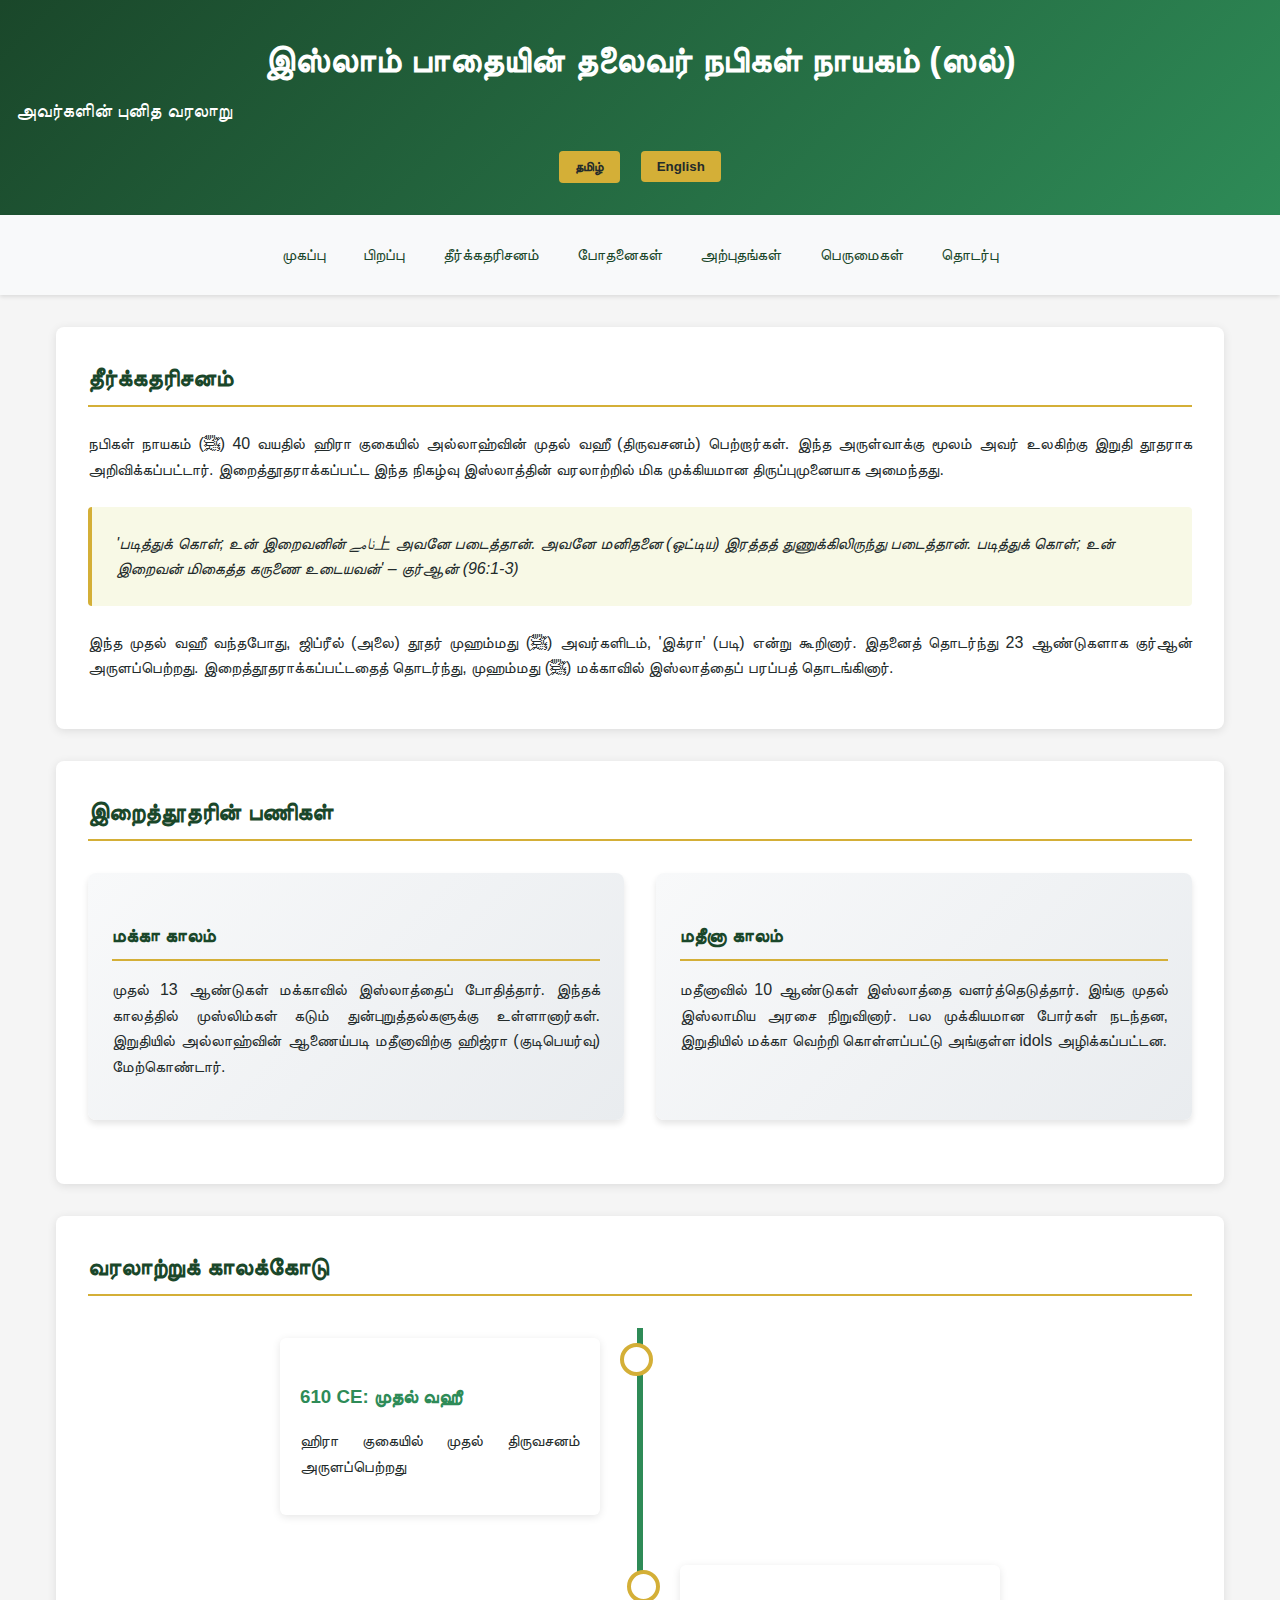
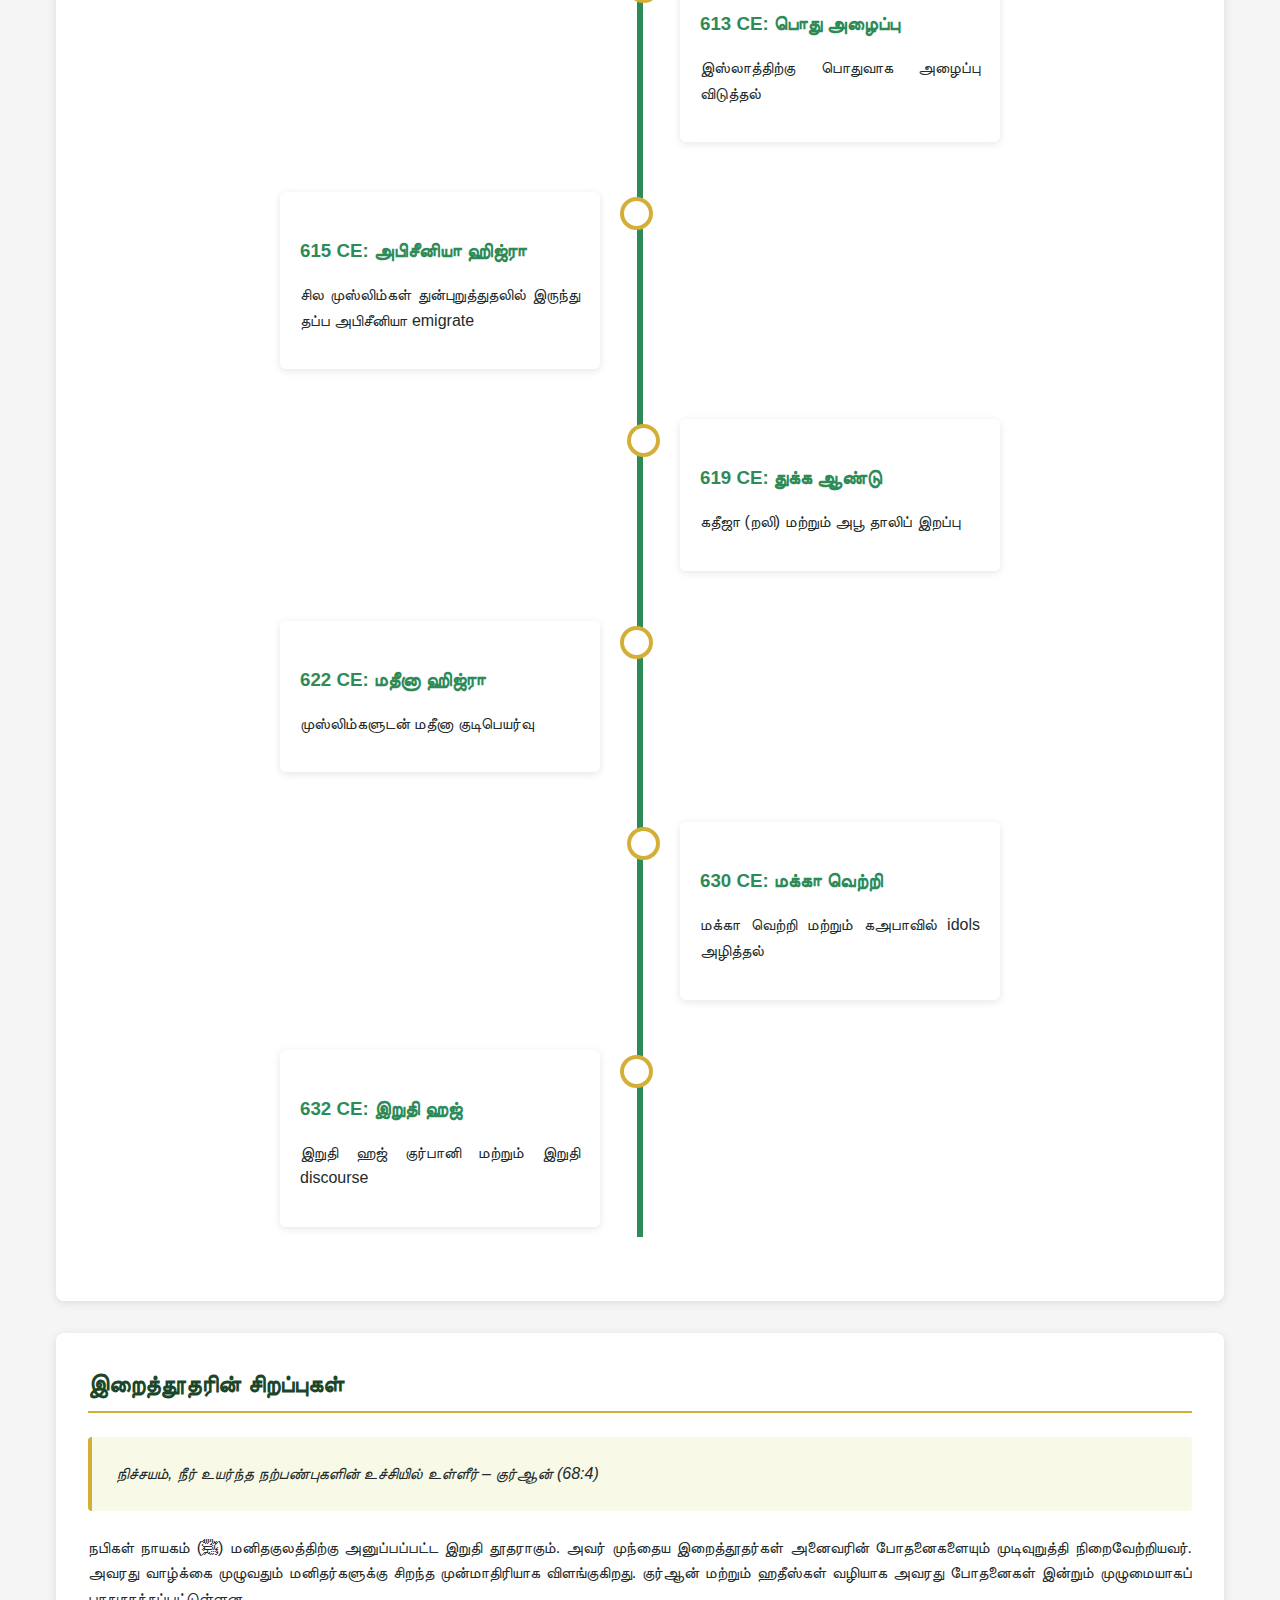
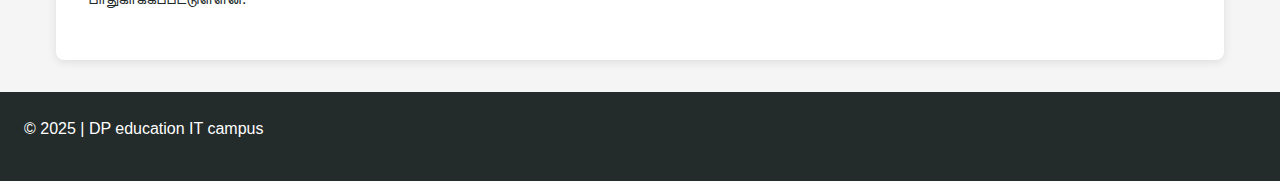
<file: prophethood.html>
<!DOCTYPE html>
<html lang="ta">
<head>
  <meta charset="UTF-8">
  <meta name="viewport" content="width=device-width, initial-scale=1.0">
  <title>Prophethood – Prophet Muhammad (ﷺ)</title>
  <style>
    * {
      margin: 0;
      padding: 0;
      box-sizing: border-box;
    }
    
    :root {
      --primary-color: #1a472a;
      --secondary-color: #2e8b57;
      --accent-color: #d4af37;
      --light-color: #f8f9fa;
      --dark-color: #232b2b;
      --font-tamil: 'Latha', 'InaiMathi', 'Nirmala UI', sans-serif;
      --font-english: 'Segoe UI', Tahoma, Geneva, Verdana, sans-serif;
    }
    
    body {
      font-family: var(--font-tamil), var(--font-english);
      line-height: 1.6;
      color: var(--dark-color);
      background-color: #f5f5f5;
    }
    
    header {
      background: linear-gradient(135deg, var(--primary-color), var(--secondary-color));
      color: white;
      text-align: center;
      padding: 2rem 1rem;
      box-shadow: 0 4px 6px rgba(0, 0, 0, 0.1);
    }
    
    header h1 {
      font-size: 2.2rem;
      margin-bottom: 0.5rem;
    }
    
    header p {
      font-size: 1.2rem;
      margin-bottom: 1.5rem;
    }
    
    .lang-toggle {
      background-color: var(--accent-color);
      color: var(--dark-color);
      border: none;
      padding: 0.5rem 1rem;
      margin: 0 0.5rem;
      border-radius: 4px;
      cursor: pointer;
      font-weight: bold;
      transition: all 0.3s ease;
    }
    
    .lang-toggle:hover {
      background-color: #c19b2e;
    }
    
    nav {
      background-color: var(--light-color);
      display: flex;
      justify-content: center;
      flex-wrap: wrap;
      padding: 1rem;
      box-shadow: 0 2px 4px rgba(0, 0, 0, 0.1);
    }
    
    nav a {
      text-decoration: none;
      color: var(--primary-color);
      padding: 0.5rem 1rem;
      margin: 0.2rem;
      border-radius: 4px;
      transition: all 0.3s ease;
    }
    
    nav a:hover {
      background-color: var(--secondary-color);
      color: white;
    }
    
    .container {
      max-width: 1200px;
      margin: 2rem auto;
      padding: 0 1rem;
    }
    
    section {
      background-color: white;
      border-radius: 8px;
      padding: 2rem;
      margin-bottom: 2rem;
      box-shadow: 0 2px 10px rgba(0, 0, 0, 0.1);
    }
    
    h2 {
      color: var(--primary-color);
      margin-bottom: 1.5rem;
      padding-bottom: 0.5rem;
      border-bottom: 2px solid var(--accent-color);
    }
    
    h3 {
      color: var(--secondary-color);
      margin: 1.5rem 0 1rem 0;
    }
    
    p {
      margin-bottom: 1rem;
      text-align: justify;
    }
    
    .quote {
      background-color: #f8f9e6;
      border-left: 4px solid var(--accent-color);
      padding: 1.5rem;
      margin: 1.5rem 0;
      font-style: italic;
      border-radius: 4px;
    }
    
    .timeline {
      position: relative;
      max-width: 800px;
      margin: 2rem auto;
    }
    
    .timeline::after {
      content: '';
      position: absolute;
      width: 6px;
      background-color: var(--secondary-color);
      top: 0;
      bottom: 0;
      left: 50%;
      margin-left: -3px;
    }
    
    .timeline-item {
      position: relative;
      width: 50%;
      padding: 10px 40px;
      margin-bottom: 30px;
    }
    
    .timeline-item:nth-child(odd) {
      left: 0;
    }
    
    .timeline-item:nth-child(even) {
      left: 50%;
    }
    
    .timeline-content {
      padding: 20px;
      background-color: white;
      border-radius: 6px;
      box-shadow: 0 2px 8px rgba(0, 0, 0, 0.1);
    }
    
    .timeline-item::after {
      content: '';
      position: absolute;
      width: 25px;
      height: 25px;
      background-color: white;
      border: 4px solid var(--accent-color);
      border-radius: 50%;
      top: 15px;
      z-index: 1;
    }
    
    .timeline-item:nth-child(odd)::after {
      right: -13px;
    }
    
    .timeline-item:nth-child(even)::after {
      left: -13px;
    }
    
    .phase-container {
      display: flex;
      flex-wrap: wrap;
      gap: 2rem;
      margin: 2rem 0;
    }
    
    .phase-card {
      flex: 1;
      min-width: 300px;
      background: linear-gradient(135deg, #f8f9fa, #e9ecef);
      padding: 1.5rem;
      border-radius: 8px;
      box-shadow: 0 4px 6px rgba(0, 0, 0, 0.1);
    }
    
    .phase-card h3 {
      color: var(--primary-color);
      border-bottom: 2px solid var(--accent-color);
      padding-bottom: 0.5rem;
      margin-bottom: 1rem;
    }
    
    footer {
      background-color: var(--dark-color);
      color: white;
      text-align: center;
      padding: 1.5rem;
      margin-top: 2rem;
    }
    
    @media (max-width: 768px) {
      .timeline::after {
        left: 31px;
      }
      
      .timeline-item {
        width: 100%;
        padding-left: 70px;
        padding-right: 25px;
      }
      
      .timeline-item:nth-child(even) {
        left: 0;
      }
      
      .timeline-item::after {
        left: 18px;
      }
      
      .timeline-item:nth-child(odd)::after,
      .timeline-item:nth-child(even)::after {
        left: 18px;
      }
      
      .phase-container {
        flex-direction: column;
      }
    }
  </style>
  <script>
    function switchLang(lang) {
      document.querySelectorAll('[data-ta], [data-en]').forEach(element => {
        if (element.hasAttribute(`data-${lang}`)) {
          if (element.tagName === 'INPUT' || element.tagName === 'TEXTAREA') {
            element.placeholder = element.getAttribute(`data-${lang}`);
          } else {
            element.textContent = element.getAttribute(`data-${lang}`);
          }
        }
      });
      
      // Update HTML lang attribute
      document.documentElement.lang = lang;
      
      // Store language preference
      localStorage.setItem('preferredLang', lang);
    }
    
    // Check for saved language preference
    document.addEventListener('DOMContentLoaded', function() {
      const savedLang = localStorage.getItem('preferredLang') || 'ta';
      switchLang(savedLang);
    });
  </script>
</head>
<body>

  <!-- Header -->
  <header>
    <h1 data-ta="இஸ்லாம் பாதையின் தலைவர் நபிகள் நாயகம் (ஸல்)" 
        data-en="The Leader of Islam – Prophet Muhammad (ﷺ)">இஸ்லாம் பாதையின் தலைவர் நபிகள் நாயகம் (ஸல்)</h1>
    <p data-ta="அவர்களின் புனித வரலாறு" data-en="His Blessed History">அவர்களின் புனித வரலாறு</p>
    <button class="lang-toggle" onclick="switchLang('ta')">தமிழ்</button>
    <button class="lang-toggle" onclick="switchLang('en')">English</button>
  </header>

  <!-- Navigation -->
  <nav>
    <a href="index.html" data-ta="முகப்பு" data-en="Home">முகப்பு</a>
    <a href="early-life.html" data-ta="பிறப்பு" data-en="Early Life">பிறப்பு</a>
    <a href="prophethood.html" data-ta="தீர்க்கதரிசனம்" data-en="Prophethood">தீர்க்கதரிசனம்</a>
    <a href="teachings.html" data-ta="போதனைகள்" data-en="Teachings">போதனைகள்</a>
    <a href="miracles.html" data-ta="அற்புதங்கள்" data-en="Miracles">அற்புதங்கள்</a>
    <a href="legacy.html" data-ta="பெருமைகள்" data-en="Legacy">பெருமைகள்</a>
    <a href="contact.html" data-ta="தொடர்பு" data-en="Contact">தொடர்பு</a>
  </nav>

  <!-- Main Content -->
  <div class="container">
    <section>
      <h2 data-ta="தீர்க்கதரிசனம்" data-en="Prophethood">தீர்க்கதரிசனம்</h2>
      
      <p data-ta="நபிகள் நாயகம் (ﷺ) 40 வயதில் ஹிரா குகையில் அல்லாஹ்வின் முதல் வஹீ (திருவசனம்) பெற்றார்கள். இந்த அருள்வாக்கு மூலம் அவர் உலகிற்கு இறுதி தூதராக அறிவிக்கப்பட்டார். இறைத்தூதராக்கப்பட்ட இந்த நிகழ்வு இஸ்லாத்தின் வரலாற்றில் மிக முக்கியமான திருப்புமுனையாக அமைந்தது."
             data-en="Prophet Muhammad (ﷺ) received the first revelation from Allah in the Cave of Hira at the age of 40. Through this divine message, he was declared as the final messenger to the world. This event of prophethood became the most significant turning point in the history of Islam.">
             நபிகள் நாயகம் (ﷺ) 40 வயதில் ஹிரா குகையில் அல்லாஹ்வின் முதல் வஹீ (திருவசனம்) பெற்றார்கள். இந்த அருள்வாக்கு மூலம் அவர் உலகிற்கு இறுதி தூதராக அறிவிக்கப்பட்டார். இறைத்தூதராக்கப்பட்ட இந்த நிகழ்வு இஸ்லாத்தின் வரலாற்றில் மிக முக்கியமான திருப்புமுனையாக அமைந்தது.
      </p>
      
      <div class="quote" data-ta="'படித்துக் கொள்; உன் இறைவனின் نامے上 அவனே படைத்தான். அவனே மனிதனை (ஒட்டிய) இரத்தத் துணுக்கிலிருந்து படைத்தான். படித்துக் கொள்; உன் இறைவன் மிகைத்த கருணை உடையவன்' – குர்ஆன் (96:1-3)"
           data-en="'Read in the name of your Lord who created. Created man from a clinging substance. Read, and your Lord is the most Generous' – Qur'an (96:1-3)">
           'படித்துக் கொள்; உன் இறைவனின் نامے上 அவனே படைத்தான். அவனே மனிதனை (ஒட்டிய) இரத்தத் துணுக்கிலிருந்து படைத்தான். படித்துக் கொள்; உன் இறைவன் மிகைத்த கருணை உடையவன்' – குர்ஆன் (96:1-3)
      </div>
      
      <p data-ta="இந்த முதல் வஹீ வந்தபோது, ஜிப்ரீல் (அலை) தூதர் முஹம்மது (ﷺ) அவர்களிடம், 'இக்ரா' (படி) என்று கூறினார். இதனைத் தொடர்ந்து 23 ஆண்டுகளாக குர்ஆன் அருளப்பெற்றது. இறைத்தூதராக்கப்பட்டதைத் தொடர்ந்து, முஹம்மது (ﷺ) மக்காவில் இஸ்லாத்தைப் பரப்பத் தொடங்கினார்."
             data-en="When this first revelation came, the angel Jibreel (AS) said to Muhammad (ﷺ), 'Iqra' (Read). This was followed by the revelation of the Qur'an over a period of 23 years. After being appointed as the Messenger, Muhammad (ﷺ) began to spread Islam in Mecca.">
             இந்த முதல் வஹீ வந்தபோது, ஜிப்ரீல் (அலை) தூதர் முஹம்மது (ﷺ) அவர்களிடம், 'இக்ரா' (படி) என்று கூறினார். இதனைத் தொடர்ந்து 23 ஆண்டுகளாக குர்ஆன் அருளப்பெற்றது. இறைத்தூதராக்கப்பட்டதைத் தொடர்ந்து, முஹம்மது (ﷺ) மக்காவில் இஸ்லாத்தைப் பரப்பத் தொடங்கினார்.
      </p>
    </section>

    <section>
      <h2 data-ta="இறைத்தூதரின் பணிகள்" data-en="The Mission of the Prophet">இறைத்தூதரின் பணிகள்</h2>
      
      <div class="phase-container">
        <div class="phase-card">
          <h3 data-ta="மக்கா காலம்" data-en="Meccan Period">மக்கா காலம்</h3>
          <p data-ta="முதல் 13 ஆண்டுகள் மக்காவில் இஸ்லாத்தைப் போதித்தார். இந்தக் காலத்தில் முஸ்லிம்கள் கடும் துன்புறுத்தல்களுக்கு உள்ளானார்கள். இறுதியில் அல்லாஹ்வின் ஆணைய்படி மதீனாவிற்கு ஹிஜ்ரா (குடிபெயர்வு) மேற்கொண்டார்."
                 data-en="The first 13 years were spent preaching Islam in Mecca. During this period, Muslims faced severe persecution. Finally, following Allah's command, he migrated to Medina (Hijra).">
                 முதல் 13 ஆண்டுகள் மக்காவில் இஸ்லாத்தைப் போதித்தார். இந்தக் காலத்தில் முஸ்லிம்கள் கடும் துன்புறுத்தல்களுக்கு உள்ளானார்கள். இறுதியில் அல்லாஹ்வின் ஆணைய்படி மதீனாவிற்கு ஹிஜ்ரா (குடிபெயர்வு) மேற்கொண்டார்.
          </p>
        </div>
        
        <div class="phase-card">
          <h3 data-ta="மதீனா காலம்" data-en="Medinan Period">மதீனா காலம்</h3>
          <p data-ta="மதீனாவில் 10 ஆண்டுகள் இஸ்லாத்தை வளர்த்தெடுத்தார். இங்கு முதல் இஸ்லாமிய அரசை நிறுவினார். பல முக்கியமான போர்கள் நடந்தன, இறுதியில் மக்கா வெற்றி கொள்ளப்பட்டு அங்குள்ள idols அழிக்கப்பட்டன."
                 data-en="In Medina, he spent 10 years developing Islam. Here he established the first Islamic state. Several important battles took place, culminating in the conquest of Mecca and the destruction of idols.">
                 மதீனாவில் 10 ஆண்டுகள் இஸ்லாத்தை வளர்த்தெடுத்தார். இங்கு முதல் இஸ்லாமிய அரசை நிறுவினார். பல முக்கியமான போர்கள் நடந்தன, இறுதியில் மக்கா வெற்றி கொள்ளப்பட்டு அங்குள்ள idols அழிக்கப்பட்டன.
          </p>
        </div>
      </div>
    </section>

    <section>
      <h2 data-ta="வரலாற்றுக் காலக்கோடு" data-en="Historical Timeline">வரலாற்றுக் காலக்கோடு</h2>
      
      <div class="timeline">
        <div class="timeline-item">
          <div class="timeline-content">
            <h3 data-ta="610 CE: முதல் வஹீ" data-en="610 CE: First Revelation">610 CE: முதல் வஹீ</h3>
            <p data-ta="ஹிரா குகையில் முதல் திருவசனம் அருளப்பெற்றது" data-en="First revelation received in Cave of Hira">ஹிரா குகையில் முதல் திருவசனம் அருளப்பெற்றது</p>
          </div>
        </div>
        
        <div class="timeline-item">
          <div class="timeline-content">
            <h3 data-ta="613 CE: பொது அழைப்பு" data-en="613 CE: Public Preaching">613 CE: பொது அழைப்பு</h3>
            <p data-ta="இஸ்லாத்திற்கு பொதுவாக அழைப்பு விடுத்தல்" data-en="Began public preaching of Islam">இஸ்லாத்திற்கு பொதுவாக அழைப்பு விடுத்தல்</p>
          </div>
        </div>
        
        <div class="timeline-item">
          <div class="timeline-content">
            <h3 data-ta="615 CE: அபிசீனியா ஹிஜ்ரா" data-en="615 CE: Migration to Abyssinia">615 CE: அபிசீனியா ஹிஜ்ரா</h3>
            <p data-ta="சில முஸ்லிம்கள் துன்புறுத்துதலில் இருந்து தப்ப அபிசீனியா emigrate">சில முஸ்லிம்கள் துன்புறுத்துதலில் இருந்து தப்ப அபிசீனியா emigrate</p>
          </div>
        </div>
        
        <div class="timeline-item">
          <div class="timeline-content">
            <h3 data-ta="619 CE: துக்க ஆண்டு" data-en="619 CE: Year of Sorrow">619 CE: துக்க ஆண்டு</h3>
            <p data-ta="கதீஜா (றலி) மற்றும் அபூ தாலிப் இறப்பு" data-en="Death of Khadijah (RA) and Abu Talib">கதீஜா (றலி) மற்றும் அபூ தாலிப் இறப்பு</p>
          </div>
        </div>
        
        <div class="timeline-item">
          <div class="timeline-content">
            <h3 data-ta="622 CE: மதீனா ஹிஜ்ரா" data-en="622 CE: Migration to Medina">622 CE: மதீனா ஹிஜ்ரா</h3>
            <p data-ta="முஸ்லிம்களுடன் மதீனா குடிபெயர்வு" data-en="Migration to Medina with Muslims">முஸ்லிம்களுடன் மதீனா குடிபெயர்வு</p>
          </div>
        </div>
        
        <div class="timeline-item">
          <div class="timeline-content">
            <h3 data-ta="630 CE: மக்கா வெற்றி" data-en="630 CE: Conquest of Mecca">630 CE: மக்கா வெற்றி</h3>
            <p data-ta="மக்கா வெற்றி மற்றும் கஅபாவில் idols அழித்தல்" data-en="Conquest of Mecca and destruction of idols in Kaaba">மக்கா வெற்றி மற்றும் கஅபாவில் idols அழித்தல்</p>
          </div>
        </div>
        
        <div class="timeline-item">
          <div class="timeline-content">
            <h3 data-ta="632 CE: இறுதி ஹஜ்" data-en="632 CE: Farewell Pilgrimage">632 CE: இறுதி ஹஜ்</h3>
            <p data-ta="இறுதி ஹஜ் குர்பானி மற்றும் இறுதி discourse" data-en="Farewell pilgrimage and final sermon">இறுதி ஹஜ் குர்பானி மற்றும் இறுதி discourse</p>
          </div>
        </div>
      </div>
    </section>

    <section>
      <h2 data-ta="இறைத்தூதரின் சிறப்புகள்" data-en="Special Qualities of the Prophet">இறைத்தூதரின் சிறப்புகள்</h2>
      
      <div class="quote" data-ta="நிச்சயம், நீர் உயர்ந்த நற்பண்புகளின் உச்சியில் உள்ளீர் – குர்ஆன் (68:4)"
           data-en="Indeed, you are of a great moral character – Qur'an (68:4)">
           நிச்சயம், நீர் உயர்ந்த நற்பண்புகளின் உச்சியில் உள்ளீர் – குர்ஆன் (68:4)
      </div>
      
      <p data-ta="நபிகள் நாயகம் (ﷺ) மனிதகுலத்திற்கு அனுப்பப்பட்ட இறுதி தூதராகும். அவர் முந்தைய இறைத்தூதர்கள் அனைவரின் போதனைகளையும் முடிவுறுத்தி நிறைவேற்றியவர். அவரது வாழ்க்கை முழுவதும் மனிதர்களுக்கு சிறந்த முன்மாதிரியாக விளங்குகிறது. குர்ஆன் மற்றும் ஹதீஸ்கள் வழியாக அவரது போதனைகள் இன்றும் முழுமையாகப் பாதுகாக்கப்பட்டுள்ளன."
             data-en="Prophet Muhammad (ﷺ) is the final messenger sent to humankind. He completed and perfected the teachings of all previous prophets. His entire life serves as the best example for humanity. His teachings are preserved completely to this day through the Qur'an and Hadith.">
             நபிகள் நாயகம் (ﷺ) மனிதகுலத்திற்கு அனுப்பப்பட்ட இறுதி தூதராகும். அவர் முந்தைய இறைத்தூதர்கள் அனைவரின் போதனைகளையும் முடிவுறுத்தி நிறைவேற்றியவர். அவரது வாழ்க்கை முழுவதும் மனிதர்களுக்கு சிறந்த முன்மாதிரியாக விளங்குகிறது. குர்ஆன் மற்றும் ஹதீஸ்கள் வழியாக அவரது போதனைகள் இன்றும் முழுமையாகப் பாதுகாக்கப்பட்டுள்ளன.
      </p>
    </section>
  </div>

  <!-- Footer -->
  <footer>
    <p>© 2025 | DP education IT campus</p>
  </footer>

</body>
</html>
</file>
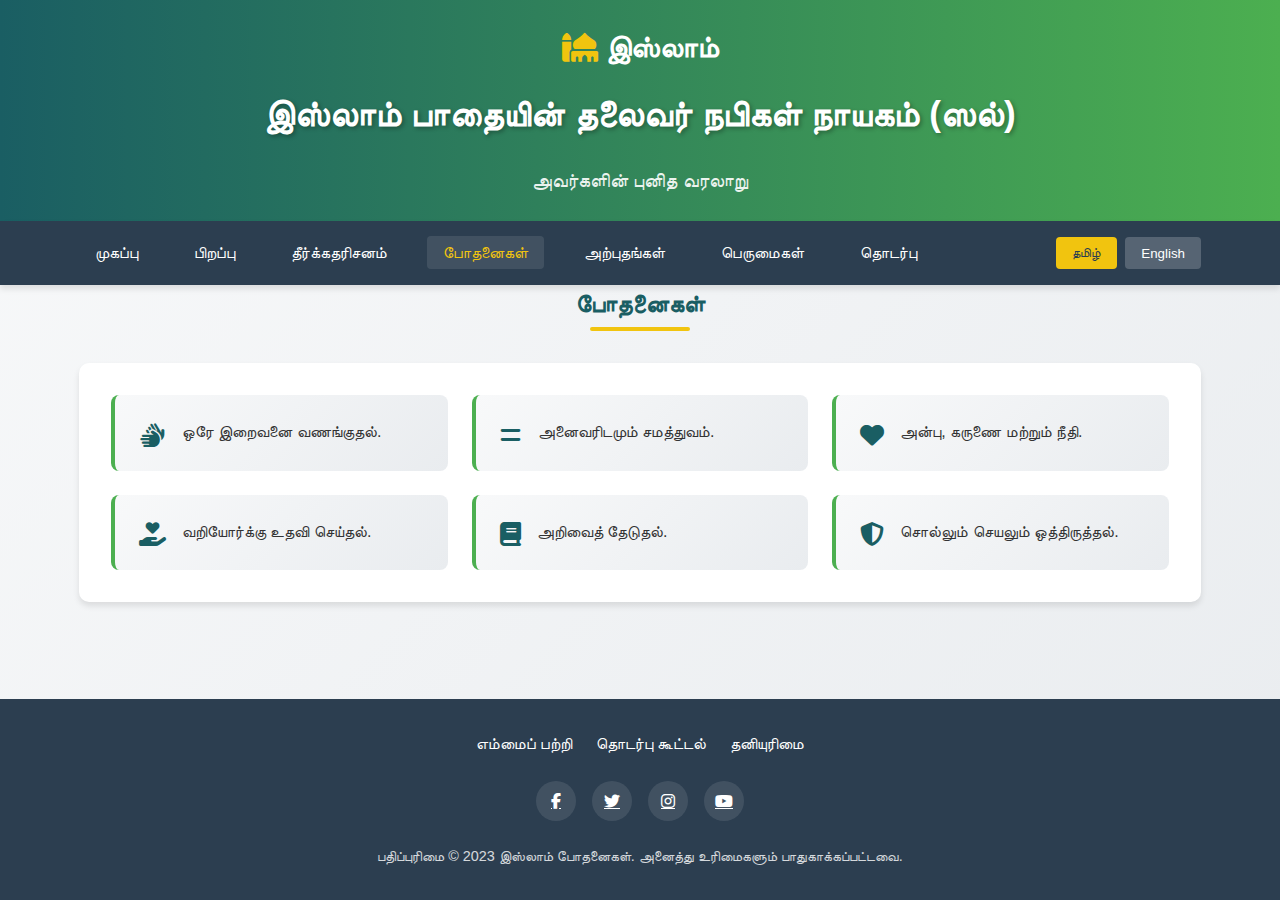
<file: teachings.html>
<!DOCTYPE html>
<html lang="ta">
<head>
    <meta charset="UTF-8">
    <meta name="viewport" content="width=device-width, initial-scale=1.0">
    <title>இஸ்லாம் போதனைகள் - Islamic Teachings</title>
    <link rel="stylesheet" href="https://cdnjs.cloudflare.com/ajax/libs/font-awesome/6.4.0/css/all.min.css">
    <style>
        * {
            margin: 0;
            padding: 0;
            box-sizing: border-box;
            font-family: 'Segoe UI', Tahoma, Geneva, Verdana, sans-serif;
        }
        
        :root {
            --primary-color: #1a5e63;
            --secondary-color: #4caf50;
            --accent-color: #f1c40f;
            --light-color: #f8f9fa;
            --dark-color: #2c3e50;
            --text-color: #333;
            --text-light: #fff;
            --shadow: 0 4px 6px rgba(0, 0, 0, 0.1);
            --transition: all 0.3s ease;
        }
        
        body {
            background: linear-gradient(135deg, #f8f9fa 0%, #e9ecef 100%);
            color: var(--text-color);
            line-height: 1.6;
            min-height: 100vh;
            display: flex;
            flex-direction: column;
        }
        
        .container {
            width: 90%;
            max-width: 1200px;
            margin: 0 auto;
            padding: 0 15px;
        }
        
        /* Header Styles */
        header {
            background: linear-gradient(to right, var(--primary-color), var(--secondary-color));
            color: var(--text-light);
            padding: 1.5rem 0;
            box-shadow: var(--shadow);
        }
        
        .header-content {
            display: flex;
            flex-direction: column;
            align-items: center;
            gap: 1rem;
        }
        
        .logo {
            display: flex;
            align-items: center;
            gap: 0.5rem;
            font-size: 1.8rem;
            font-weight: 700;
        }
        
        .logo i {
            color: var(--accent-color);
        }
        
        .header-content h1 {
            font-size: 2.2rem;
            text-align: center;
            margin-bottom: 0.5rem;
            text-shadow: 2px 2px 4px rgba(0, 0, 0, 0.3);
        }
        
        .header-content p {
            font-size: 1.2rem;
            opacity: 0.9;
        }
        
        /* Navigation */
        nav {
            background-color: var(--dark-color);
            padding: 1rem 0;
            position: sticky;
            top: 0;
            z-index: 100;
            box-shadow: var(--shadow);
        }
        
        .nav-container {
            display: flex;
            justify-content: space-between;
            align-items: center;
        }
        
        .nav-links {
            display: flex;
            list-style: none;
            gap: 1.5rem;
        }
        
        .nav-links a {
            color: var(--text-light);
            text-decoration: none;
            font-weight: 500;
            padding: 0.5rem 1rem;
            border-radius: 4px;
            transition: var(--transition);
        }
        
        .nav-links a:hover, .nav-links a.active {
            background-color: rgba(255, 255, 255, 0.1);
            color: var(--accent-color);
        }
        
        /* Language Toggle */
        .lang-toggle {
            display: flex;
            gap: 0.5rem;
        }
        
        .lang-btn {
            background: rgba(255, 255, 255, 0.2);
            border: none;
            color: var(--text-light);
            padding: 0.5rem 1rem;
            border-radius: 4px;
            cursor: pointer;
            transition: var(--transition);
            font-weight: 500;
        }
        
        .lang-btn:hover, .lang-btn.active {
            background: var(--accent-color);
            color: var(--dark-color);
        }
        
        /* Main Content */
        main {
            flex: 1;
            padding: 2rem 0;
        }
        
        .page-title {
            text-align: center;
            margin-bottom: 2rem;
            color: var(--primary-color);
            position: relative;
            padding-bottom: 0.5rem;
        }
        
        .page-title::after {
            content: '';
            position: absolute;
            bottom: 0;
            left: 50%;
            transform: translateX(-50%);
            width: 100px;
            height: 4px;
            background: var(--accent-color);
            border-radius: 2px;
        }
        
        /* Teachings Section */
        .teachings-container {
            background-color: white;
            border-radius: 10px;
            box-shadow: var(--shadow);
            padding: 2rem;
            margin-bottom: 2rem;
        }
        
        .teaching-list {
            list-style: none;
            display: grid;
            grid-template-columns: repeat(auto-fit, minmax(300px, 1fr));
            gap: 1.5rem;
        }
        
        .teaching-item {
            background: linear-gradient(135deg, #f8f9fa 0%, #e9ecef 100%);
            border-left: 4px solid var(--secondary-color);
            padding: 1.5rem;
            border-radius: 8px;
            transition: var(--transition);
            display: flex;
            align-items: flex-start;
            gap: 1rem;
        }
        
        .teaching-item:hover {
            transform: translateY(-5px);
            box-shadow: var(--shadow);
        }
        
        .teaching-icon {
            color: var(--primary-color);
            font-size: 1.5rem;
            margin-top: 0.2rem;
        }
        
        .teaching-text {
            flex: 1;
        }
        
        /* Footer */
        footer {
            background-color: var(--dark-color);
            color: var(--text-light);
            padding: 2rem 0;
            text-align: center;
            margin-top: auto;
        }
        
        .footer-content {
            display: flex;
            flex-direction: column;
            gap: 1.5rem;
        }
        
        .footer-nav {
            display: flex;
            justify-content: center;
            gap: 1.5rem;
            flex-wrap: wrap;
        }
        
        .footer-nav a {
            color: var(--text-light);
            text-decoration: none;
            transition: var(--transition);
        }
        
        .footer-nav a:hover {
            color: var(--accent-color);
        }
        
        .social-links {
            display: flex;
            justify-content: center;
            gap: 1rem;
        }
        
        .social-links a {
            display: flex;
            align-items: center;
            justify-content: center;
            width: 40px;
            height: 40px;
            background: rgba(255, 255, 255, 0.1);
            color: var(--text-light);
            border-radius: 50%;
            transition: var(--transition);
        }
        
        .social-links a:hover {
            background: var(--accent-color);
            color: var(--dark-color);
            transform: translateY(-3px);
        }
        
        .copyright {
            opacity: 0.8;
            font-size: 0.9rem;
        }
        
        /* Responsive Design */
        @media (max-width: 768px) {
            .nav-container {
                flex-direction: column;
                gap: 1rem;
            }
            
            .nav-links {
                flex-wrap: wrap;
                justify-content: center;
            }
            
            .header-content h1 {
                font-size: 1.8rem;
            }
            
            .teaching-list {
                grid-template-columns: 1fr;
            }
        }
    </style>
</head>
<body>
    <!-- Header Section -->
    <header>
        <div class="container header-content">
            <div class="logo">
                <i class="fas fa-mosque"></i>
                <span data-ta="இஸ்லாம்" data-en="Islam">இஸ்லாம்</span>
            </div>
            <h1 data-ta="இஸ்லாம் பாதையின் தலைவர் நபிகள் நாயகம் (ஸல்)" 
                data-en="The Leader of Islam – Prophet Muhammad (ﷺ)">இஸ்லாம் பாதையின் தலைவர் நபிகள் நாயகம் (ஸல்)</h1>
            <p data-ta="அவர்களின் புனித வரலாறு" data-en="His Blessed History">அவர்களின் புனித வரலாறு</p>
        </div>
    </header>

    <!-- Navigation -->
    <nav>
        <div class="container nav-container">
            <ul class="nav-links">
                <li><a href="index.html" data-ta="முகப்பு" data-en="Home">முகப்பு</a></li>
                <li><a href="early-life.html" data-ta="பிறப்பு" data-en="Early Life">பிறப்பு</a></li>
                <li><a href="prophethood.html" data-ta="தீர்க்கதரிசனம்" data-en="Prophethood">தீர்க்கதரிசனம்</a></li>
                <li><a href="teachings.html" class="active" data-ta="போதனைகள்" data-en="Teachings">போதனைகள்</a></li>
                <li><a href="miracles.html" data-ta="அற்புதங்கள்" data-en="Miracles">அற்புதங்கள்</a></li>
                <li><a href="legacy.html" data-ta="பெருமைகள்" data-en="Legacy">பெருமைகள்</a></li>
                <li><a href="contact.html" data-ta="தொடர்பு" data-en="Contact">தொடர்பு</a></li>
            </ul>
            
            <div class="lang-toggle">
                <button class="lang-btn active" onclick="switchLang('ta')">தமிழ்</button>
                <button class="lang-btn" onclick="switchLang('en')">English</button>
            </div>
        </div>
    </nav>

    <!-- Main Content -->
    <main class="container">
        <h2 class="page-title" data-ta="போதனைகள்" data-en="Teachings">போதனைகள்</h2>
        
        <section class="teachings-container">
            <ul class="teaching-list">
                <li class="teaching-item">
                    <i class="fas fa-hands teaching-icon"></i>
                    <div class="teaching-text">
                        <p data-ta="ஒரே இறைவனை வணங்குதல்." data-en="Worship one God.">ஒரே இறைவனை வணங்குதல்.</p>
                    </div>
                </li>
                <li class="teaching-item">
                    <i class="fas fa-equals teaching-icon"></i>
                    <div class="teaching-text">
                        <p data-ta="அனைவரிடமும் சமத்துவம்." data-en="Equality for all people.">அனைவரிடமும் சமத்துவம்.</p>
                    </div>
                </li>
                <li class="teaching-item">
                    <i class="fas fa-heart teaching-icon"></i>
                    <div class="teaching-text">
                        <p data-ta="அன்பு, கருணை மற்றும் நீதி." data-en="Love, mercy, and justice.">அன்பு, கருணை மற்றும் நீதி.</p>
                    </div>
                </li>
                <li class="teaching-item">
                    <i class="fas fa-hand-holding-heart teaching-icon"></i>
                    <div class="teaching-text">
                        <p data-ta="வறியோர்க்கு உதவி செய்தல்." data-en="Helping the poor and needy.">வறியோர்க்கு உதவி செய்தல்.</p>
                    </div>
                </li>
                <li class="teaching-item">
                    <i class="fas fa-book teaching-icon"></i>
                    <div class="teaching-text">
                        <p data-ta="அறிவைத் தேடுதல்." data-en="Seeking knowledge.">அறிவைத் தேடுதல்.</p>
                    </div>
                </li>
                <li class="teaching-item">
                    <i class="fas fa-shield-alt teaching-icon"></i>
                    <div class="teaching-text">
                        <p data-ta="சொல்லும் செயலும் ஒத்திருத்தல்." data-en="Integrity in word and deed.">சொல்லும் செயலும் ஒத்திருத்தல்.</p>
                    </div>
                </li>
            </ul>
        </section>
    </main>

    <!-- Footer -->
    <footer>
        <div class="container footer-content">
            <div class="footer-nav">
                <a href="about.html" data-ta="எம்மைப் பற்றி" data-en="About Us">எம்மைப் பற்றி</a>
                <a href="contact.html" data-ta="தொடர்பு கூட்டல்" data-en="Contact">தொடர்பு கூட்டல்</a>
                <a href="privacy.html" data-ta="தனியுரிமை" data-en="Privacy">தனியுரிமை</a>
            </div>
            
            <div class="social-links">
                <a href="#"><i class="fab fa-facebook-f"></i></a>
                <a href="#"><i class="fab fa-twitter"></i></a>
                <a href="#"><i class="fab fa-instagram"></i></a>
                <a href="#"><i class="fab fa-youtube"></i></a>
            </div>
            
            <p class="copyright" data-ta="பதிப்புரிமை © 2023 இஸ்லாம் போதனைகள். அனைத்து உரிமைகளும் பாதுகாக்கப்பட்டவை." 
               data-en="Copyright © 2023 Islamic Teachings. All rights reserved.">
                பதிப்புரிமை © 2023 இஸ்லாம் போதனைகள். அனைத்து உரிமைகளும் பாதுகாக்கப்பட்டவை.
            </p>
        </div>
    </footer>

    <script>
        // Language switching functionality
        function switchLang(lang) {
            document.querySelectorAll('[data-ta]').forEach(element => {
                if (lang === 'ta') {
                    element.textContent = element.getAttribute('data-ta');
                } else if (lang === 'en') {
                    element.textContent = element.getAttribute('data-en');
                }
            });
            
            // Update active button state
            document.querySelectorAll('.lang-btn').forEach(btn => {
                btn.classList.remove('active');
            });
            document.querySelector(`.lang-btn[onclick="switchLang('${lang}')"]`).classList.add('active');
            
            // Update HTML lang attribute
            document.documentElement.setAttribute('lang', lang);
        }
        
        // Initialize page with Tamil language
        document.addEventListener('DOMContentLoaded', function() {
            switchLang('ta');
        });
    </script>
</body>
</html>
</file>
